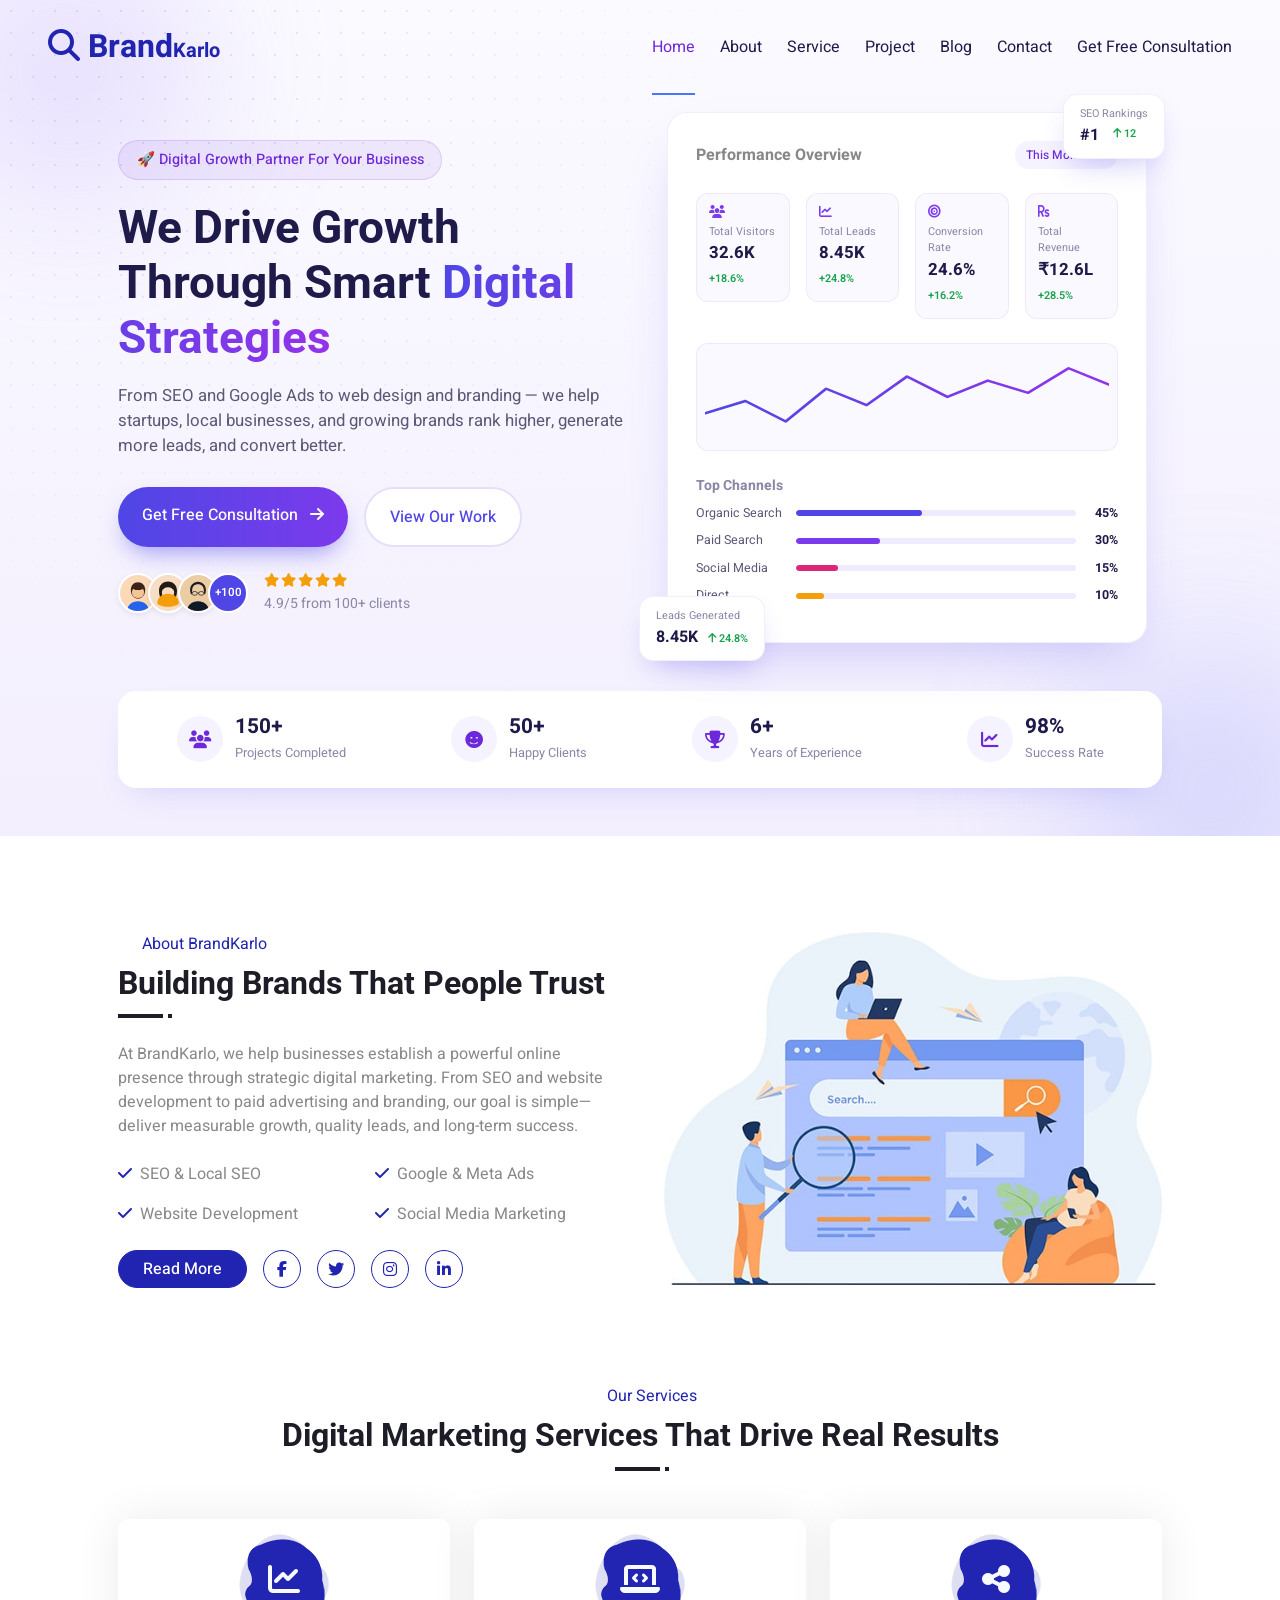
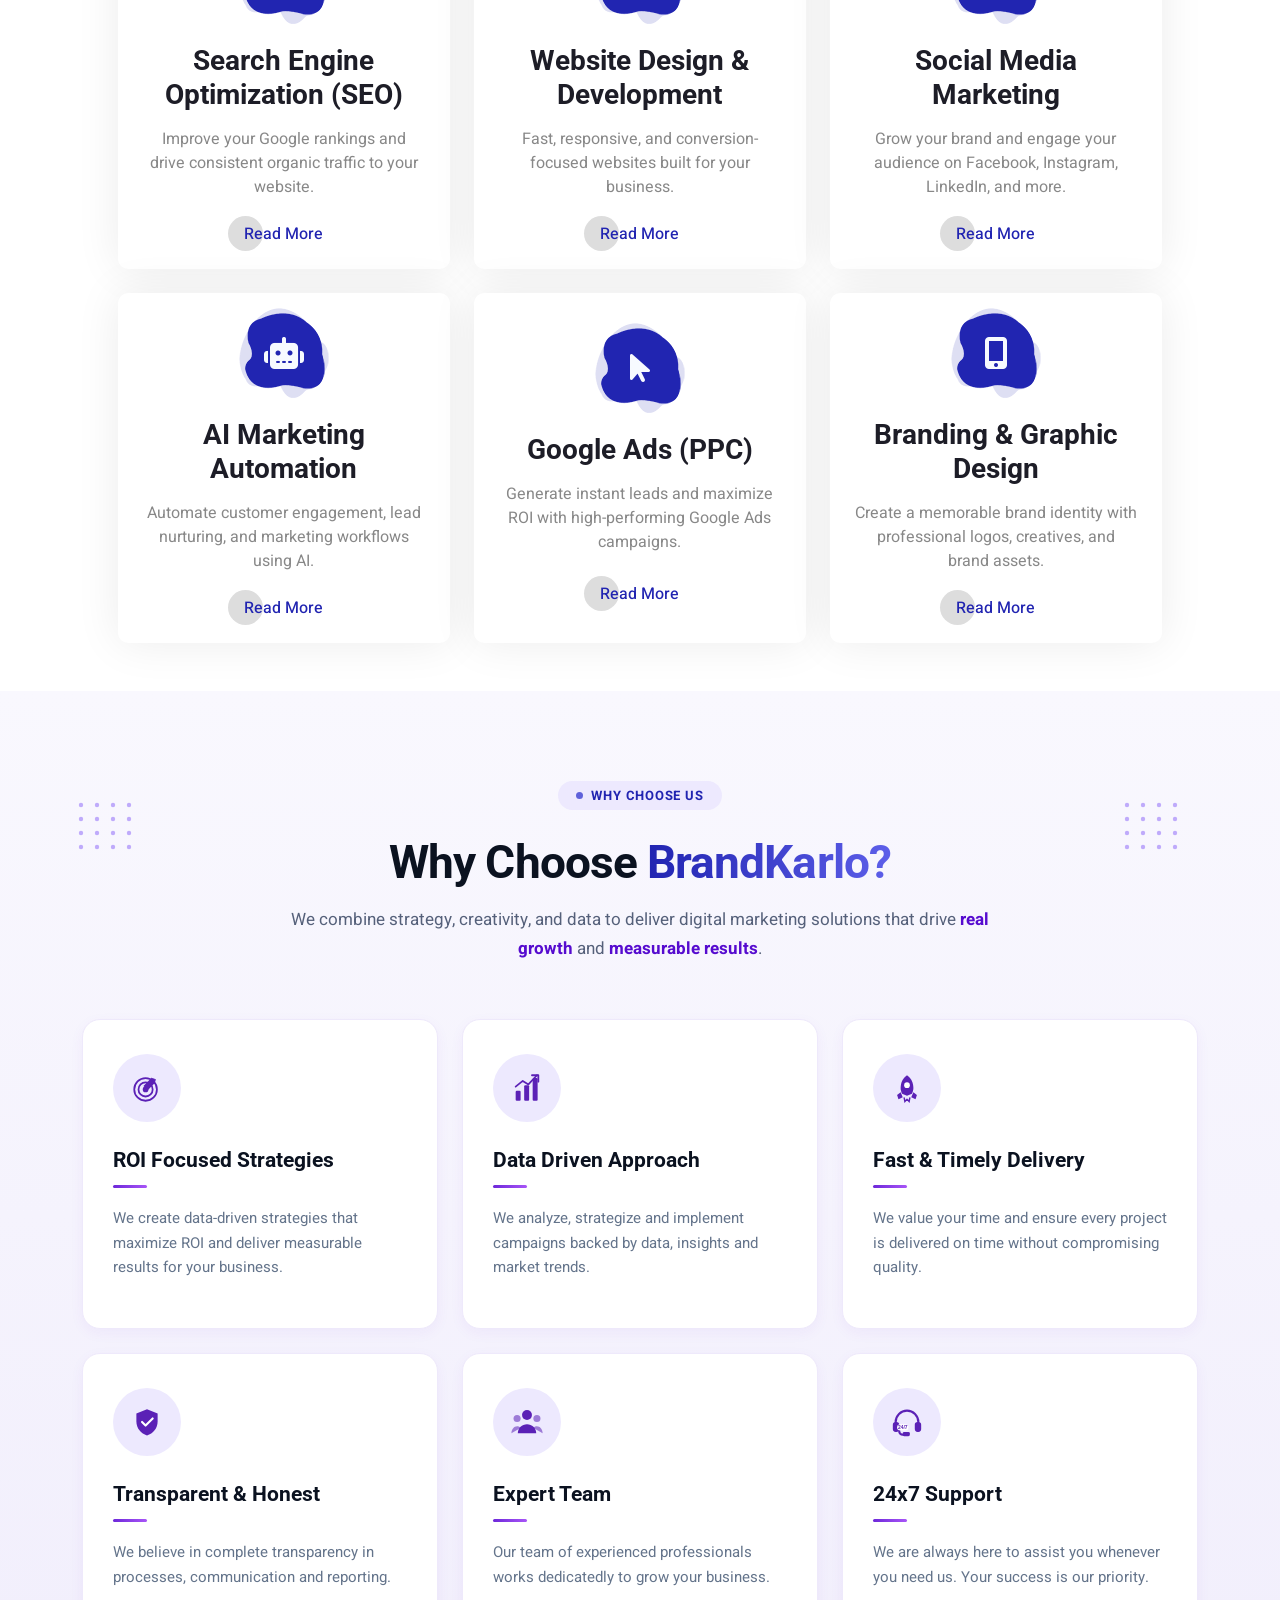
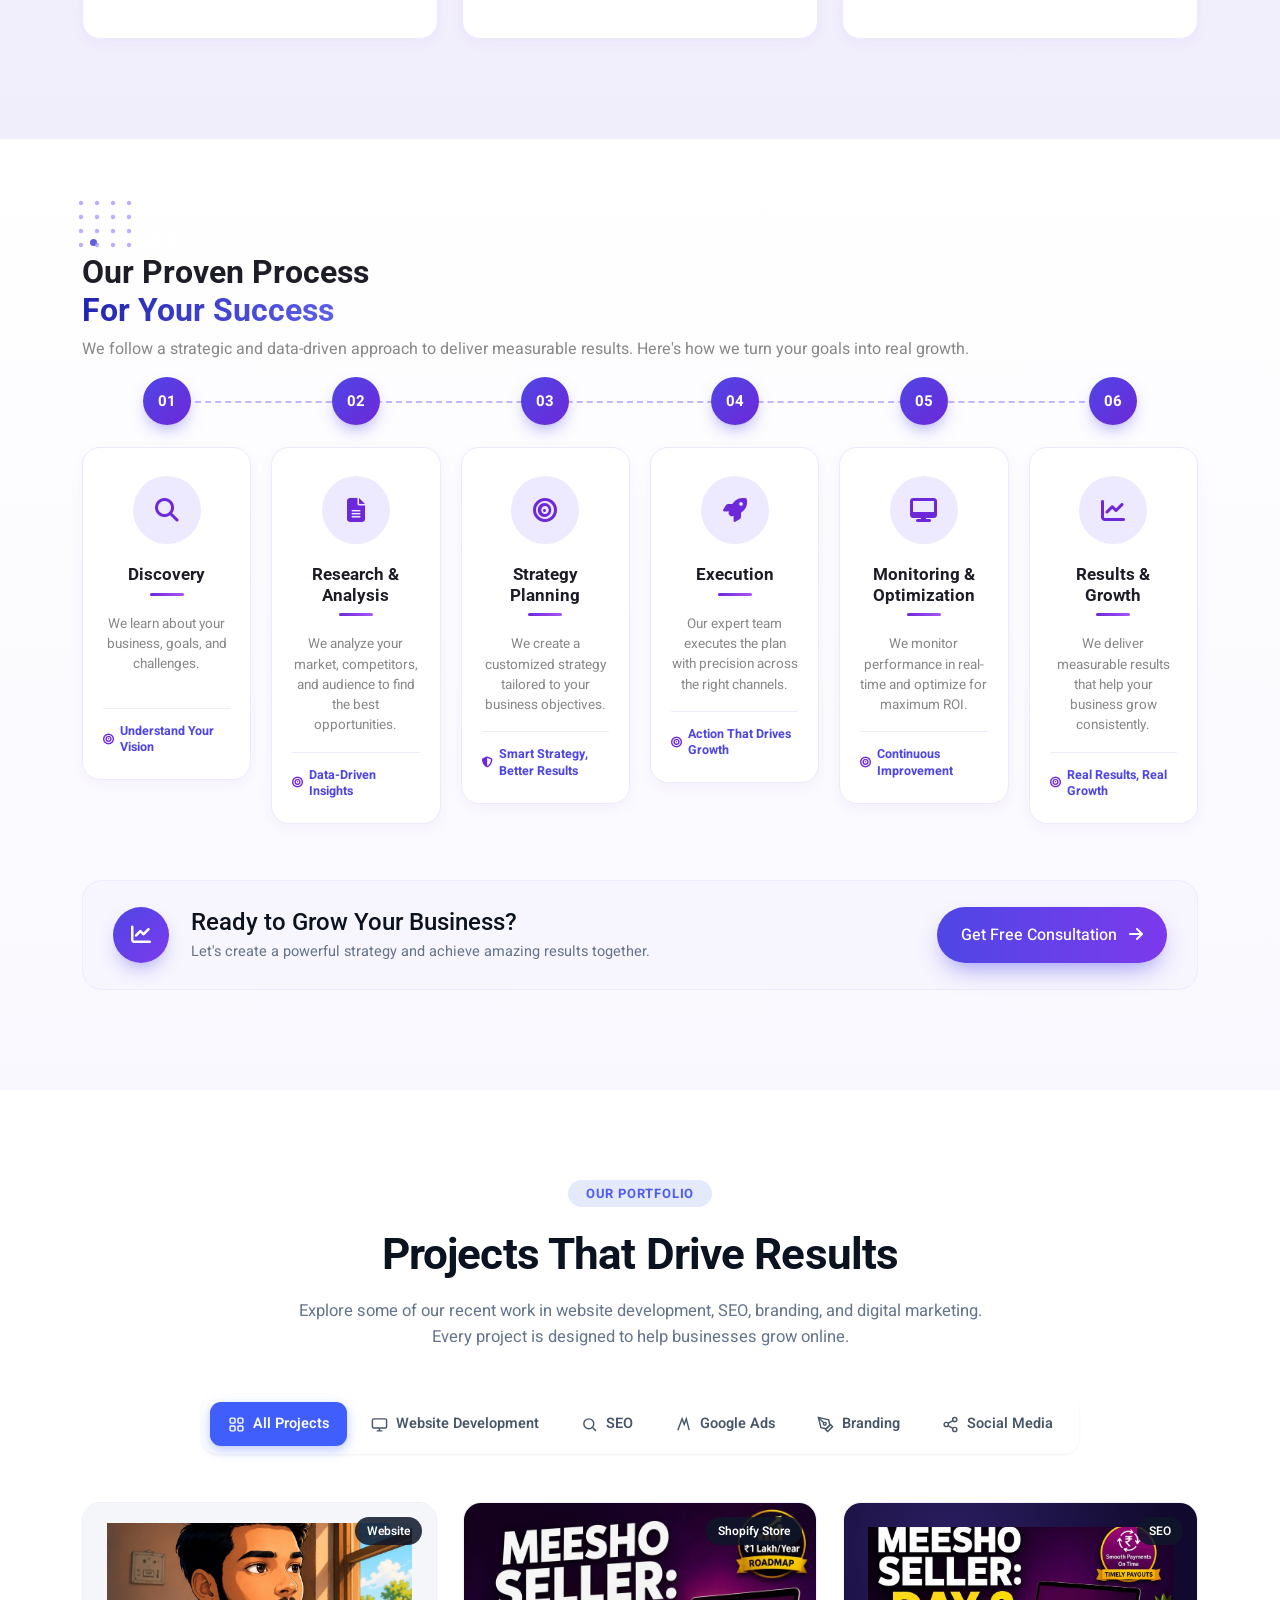
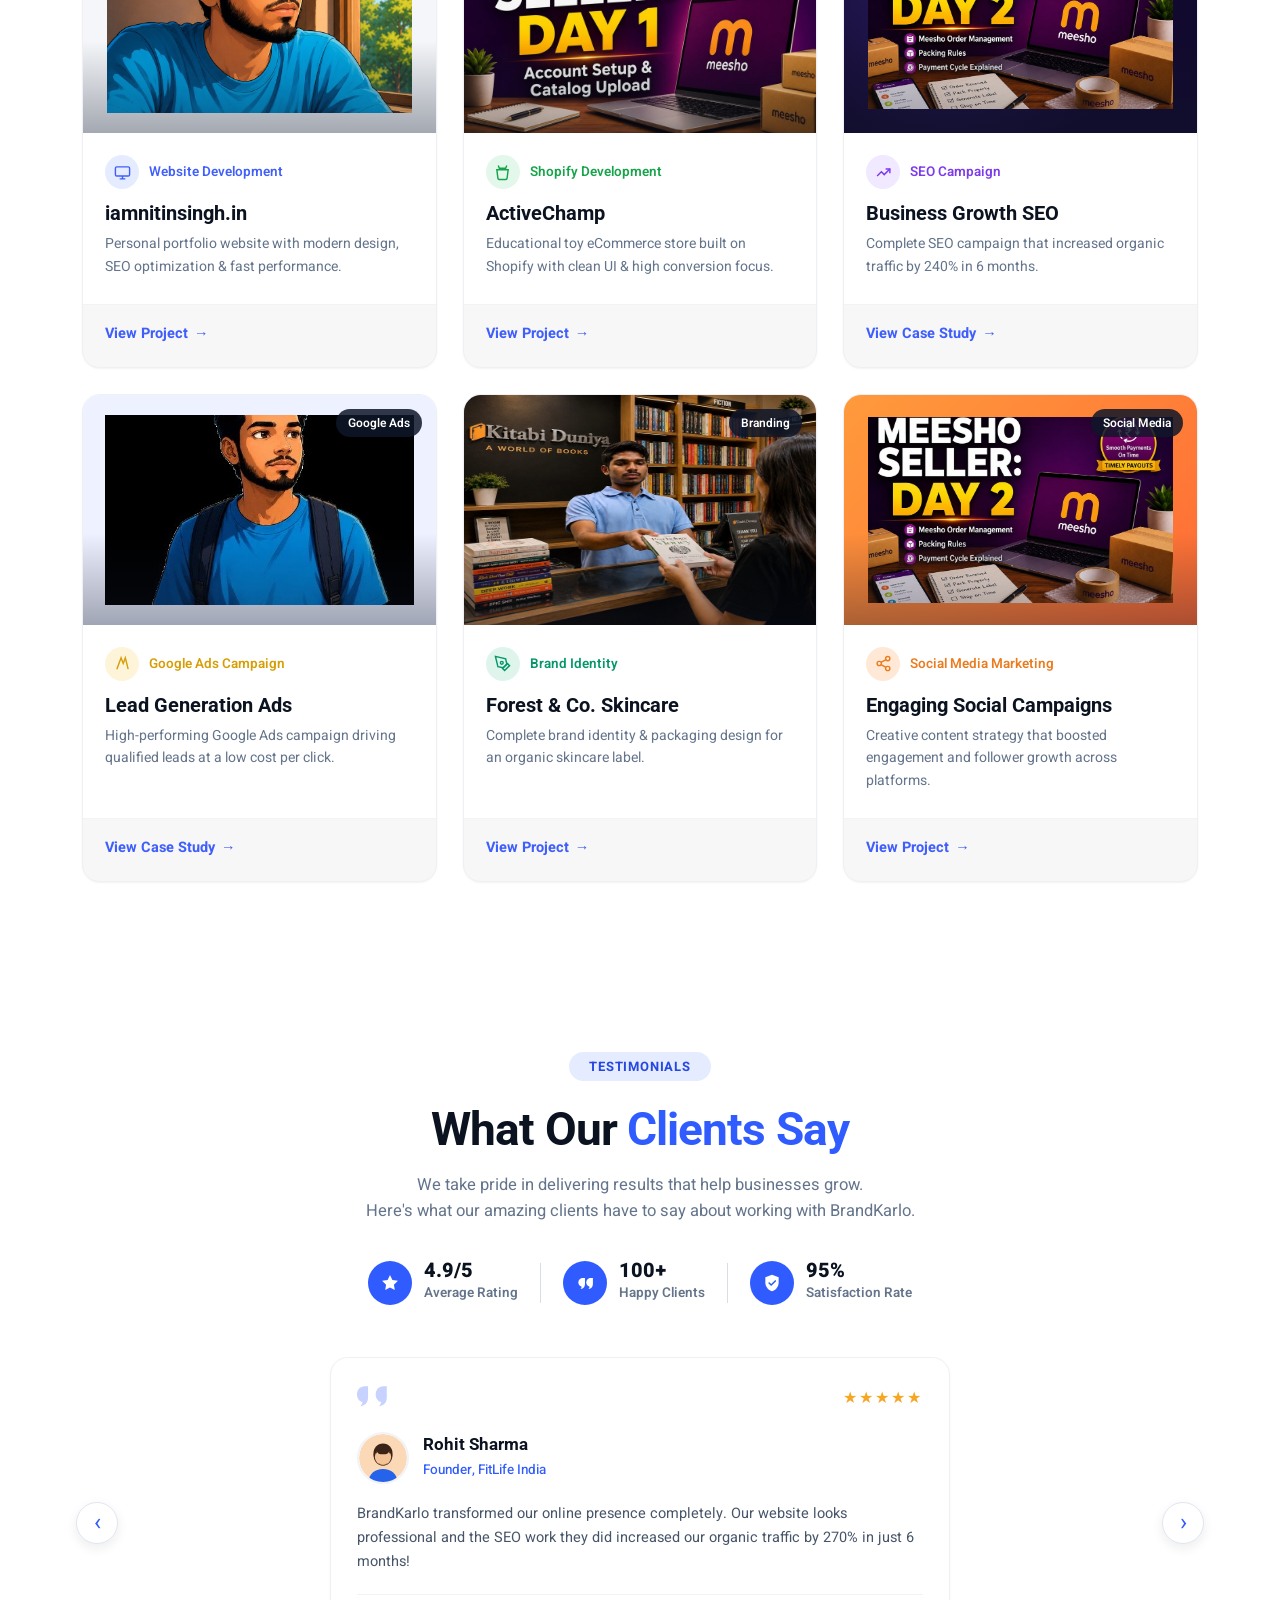
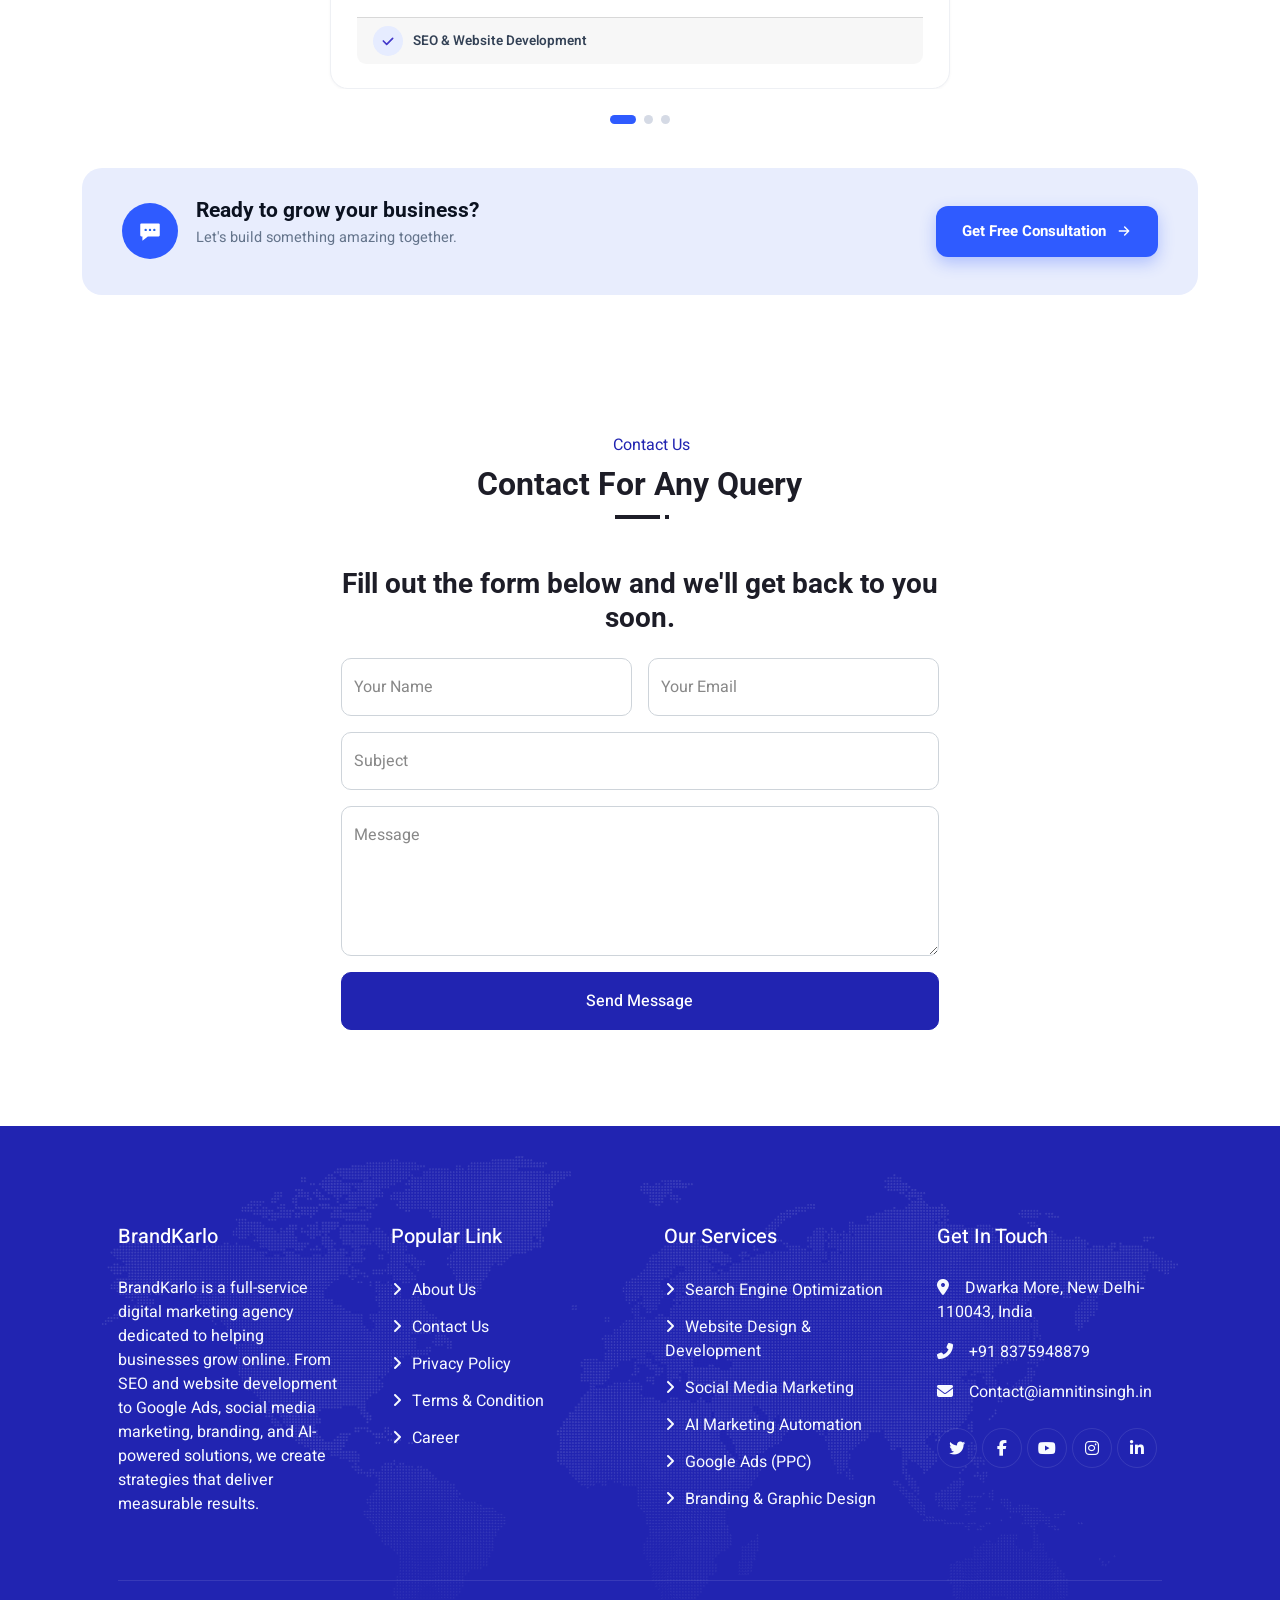
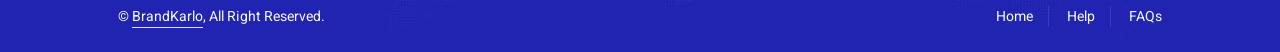
<file: index.html>
<!DOCTYPE html>
<html lang="en">

<head>
    <meta charset="utf-8">
    <title>BrandKarlo | Digital Marketing Agency in India – SEO, Ads & Web Design</title>
    <meta content="width=device-width, initial-scale=1.0" name="viewport">
    <meta name="keywords" content="digital marketing agency India, SEO services, Google Ads agency, social media marketing, website development, BrandKarlo">
    <meta name="description" content="BrandKarlo is India's trusted digital marketing agency helping startups & brands grow with SEO, Google Ads, social media marketing, web development and AI-driven strategies.">
    <meta name="robots" content="index, follow">
    <meta name="author" content="BrandKarlo">
    <link rel="canonical" href="https://brandkarlo.vercel.app/">

    <!-- Open Graph / Facebook -->
    <meta property="og:type" content="website">
    <meta property="og:url" content="https://brandkarlo.vercel.app/">
    <meta property="og:title" content="BrandKarlo | Digital Marketing Agency in India – SEO, Ads & Web Design">
    <meta property="og:description" content="BrandKarlo is India's trusted digital marketing agency helping startups & brands grow with SEO, Google Ads, social media marketing, web development and AI-driven strategies.">
    <meta property="og:image" content="https://brandkarlo.vercel.app/img/hero.png">
    <meta property="og:site_name" content="BrandKarlo">

    <!-- Twitter -->
    <meta name="twitter:card" content="summary_large_image">
    <meta name="twitter:url" content="https://brandkarlo.vercel.app/">
    <meta name="twitter:title" content="BrandKarlo | Digital Marketing Agency in India – SEO, Ads & Web Design">
    <meta name="twitter:description" content="BrandKarlo is India's trusted digital marketing agency helping startups & brands grow with SEO, Google Ads, social media marketing, web development and AI-driven strategies.">
    <meta name="twitter:image" content="https://brandkarlo.vercel.app/img/hero.png">

    <!-- Favicon -->
    <link href="img/favicon.ico" rel="icon">

    <!-- Google Web Fonts -->
    <link rel="preconnect" href="https://fonts.googleapis.com">
    <link rel="preconnect" href="https://fonts.gstatic.com" crossorigin>
    <link href="https://fonts.googleapis.com/css2?family=Heebo:wght@400;500&family=Roboto:wght@400;500;700&display=swap" rel="stylesheet"> 

    <!-- Icon Font Stylesheet -->
    <link href="https://cdnjs.cloudflare.com/ajax/libs/font-awesome/6.5.2/css/all.min.css" rel="stylesheet">
    <link href="https://cdn.jsdelivr.net/npm/bootstrap-icons@1.4.1/font/bootstrap-icons.css" rel="stylesheet">

    <!-- Libraries Stylesheet -->
    <link href="lib/animate/animate.min.css" rel="stylesheet">

    <!-- Customized Bootstrap Stylesheet -->
    <link href="css/bootstrap.min.css" rel="stylesheet">

    <!-- Template Stylesheet -->
    <link href="css/style.css" rel="stylesheet">

    <!-- Structured Data -->
    <script type="application/ld+json">
    {
      "@context": "https://schema.org",
      "@type": "MarketingAgency",
      "name": "BrandKarlo",
      "url": "https://brandkarlo.vercel.app/",
      "image": "https://brandkarlo.vercel.app/img/hero.png",
      "description": "BrandKarlo is India's trusted digital marketing agency helping startups, local businesses and growing brands achieve measurable growth through SEO, Google Ads, social media marketing and website development.",
      "address": {
        "@type": "PostalAddress",
        "streetAddress": "Dwarka More",
        "addressLocality": "New Delhi",
        "postalCode": "110043",
        "addressCountry": "IN"
      },
      "telephone": "+91-8375948879",
      "email": "Contact@iamnitinsingh.in",
      "sameAs": []
    }
    </script>
</head>

<body>
    <div class="container-fluid bg-white p-0">
        <!-- Spinner Start -->
        <div id="spinner" class="show bg-white position-fixed translate-middle w-100 vh-100 top-50 start-50 d-flex align-items-center justify-content-center">
            <div class="spinner-grow text-primary" style="width: 3rem; height: 3rem;" role="status">
                <span class="sr-only">Loading...</span>
            </div>
        </div>
        <!-- Spinner End -->


        <!-- Navbar & Hero Start -->
        <div class="container-fluid position-relative p-0">
            <nav class="navbar navbar-expand-lg navbar-light bk-navbar px-4 px-lg-5 py-3 py-lg-0">
                <a href="index.html" class="navbar-brand p-0">
                    <p class="navbar-logo m-0"><i class="fa fa-search me-2" aria-hidden="true"></i>Brand<span class="fs-5">Karlo</span></p>
                </a>
                <button class="navbar-toggler" type="button" data-bs-toggle="collapse" data-bs-target="#navbarCollapse" aria-controls="navbarCollapse" aria-expanded="false" aria-label="Toggle navigation">
                    <span class="fa fa-bars"></span>
                </button>
                <div class="collapse navbar-collapse" id="navbarCollapse">
                    <div class="navbar-nav ms-auto py-0">
                        <a href="index.html" class="nav-item nav-link active">Home</a>
                        <a href="about.html" class="nav-item nav-link">About</a>
                        <a href="service.html" class="nav-item nav-link">Service</a>
                        <a href="project.html" class="nav-item nav-link">Project</a>
                        <a href="blog.html" class="nav-item nav-link">Blog</a>
                        <a href="contact.html" class="nav-item nav-link">Contact</a>
                        <a href="Get-Free-Consultation.html" class="nav-item nav-link">Get Free Consultation</a>
                    </div>
                    </div>
            </nav>

            <section class="bk-hero mb-5">
                <div class="bk-hero-blob bk-hero-blob-1"></div>
                <div class="bk-hero-blob bk-hero-blob-2"></div>
                <div class="bk-hero-dots"></div>
                <div class="container px-lg-5 py-5">
                    <div class="row align-items-center gy-5 py-4">
                        <div class="col-lg-6 text-center text-lg-start animated fadeIn">
                            <span class="bk-badge">🚀 Digital Growth Partner For Your Business</span>
                            <h1 class="bk-hero-title">We Drive Growth Through Smart <span class="bk-gradient-text">Digital Strategies</span></h1>
                            <p class="bk-hero-sub">From SEO and Google Ads to web design and branding — we help startups, local businesses, and growing brands rank higher, generate more leads, and convert better.</p>
                            <div class="d-flex flex-wrap justify-content-center justify-content-lg-start gap-3 mb-4">
                                <a href="/Get-Free-Consultation.html" class="btn bk-btn-gradient rounded-pill px-4 py-3">Get Free Consultation <i class="fa fa-arrow-right ms-2"></i></a>
                                <a href="service.html" class="btn bk-btn-outline rounded-pill px-4 py-3">View Our Work</a>
                            </div>
                            <div class="d-flex align-items-center justify-content-center justify-content-lg-start gap-3 flex-wrap">
                                <div class="bk-avatar-group">
                                    <img src="img/avatar-1.svg" alt="Happy BrandKarlo client">
                                    <img src="img/avatar-2.svg" alt="Happy BrandKarlo client">
                                    <img src="img/avatar-3.svg" alt="Happy BrandKarlo client">
                                    <span class="bk-avatar-more">+100</span>
                                </div>
                                <div class="text-start">
                                    <div class="bk-stars"><i class="fa fa-star"></i><i class="fa fa-star"></i><i class="fa fa-star"></i><i class="fa fa-star"></i><i class="fa fa-star"></i></div>
                                    <small class="bk-muted">4.9/5 from 100+ clients</small>
                                </div>
                            </div>
                        </div>
                        <div class="col-lg-6 animated fadeIn" data-wow-delay="0.2s">
                            <div class="bk-dashboard-wrap">
                                <div class="bk-dashboard-card">
                                    <div class="d-flex align-items-center justify-content-between mb-4">
                                        <p class="mb-0 fw-bold">Performance Overview</p>
                                        <span class="bk-chip">This Month <i class="fa fa-chevron-down ms-1"></i></span>
                                    </div>
                                    <div class="row g-3 mb-4">
                                        <div class="col-6 col-md-3">
                                            <div class="bk-metric">
                                                <i class="fa fa-users"></i>
                                                <small class="bk-muted d-block">Total Visitors</small>
                                                <strong>32.6K</strong>
                                                <span class="bk-up">+18.6%</span>
                                            </div>
                                        </div>
                                        <div class="col-6 col-md-3">
                                            <div class="bk-metric">
                                                <i class="fa fa-chart-line"></i>
                                                <small class="bk-muted d-block">Total Leads</small>
                                                <strong>8.45K</strong>
                                                <span class="bk-up">+24.8%</span>
                                            </div>
                                        </div>
                                        <div class="col-6 col-md-3">
                                            <div class="bk-metric">
                                                <i class="fa fa-bullseye"></i>
                                                <small class="bk-muted d-block">Conversion Rate</small>
                                                <strong>24.6%</strong>
                                                <span class="bk-up">+16.2%</span>
                                            </div>
                                        </div>
                                        <div class="col-6 col-md-3">
                                            <div class="bk-metric">
                                                <i class="fa fa-rupee-sign"></i>
                                                <small class="bk-muted d-block">Total Revenue</small>
                                                <strong>₹12.6L</strong>
                                                <span class="bk-up">+28.5%</span>
                                            </div>
                                        </div>
                                    </div>
                                    <div class="bk-chart-area mb-4">
                                        <svg viewBox="0 0 400 110" preserveAspectRatio="none" class="bk-chart-svg">
                                            <polyline fill="none" stroke="url(#bkGrad)" stroke-width="3" stroke-linecap="round" stroke-linejoin="round"
                                                points="0,70 40,55 80,80 120,40 160,60 200,25 240,50 280,30 320,45 360,15 400,35"></polyline>
                                            <defs>
                                                <linearGradient id="bkGrad" x1="0" y1="0" x2="1" y2="0">
                                                    <stop offset="0%" stop-color="#4F46E5"></stop>
                                                    <stop offset="100%" stop-color="#9333EA"></stop>
                                                </linearGradient>
                                            </defs>
                                        </svg>
                                    </div>
                                    <div class="bk-channels">
                                        <small class="bk-muted d-block mb-2 fw-bold">Top Channels</small>
                                        <div class="bk-channel-row"><span>Organic Search</span><div class="bk-bar"><div style="width:45%;background:#4F46E5"></div></div><b>45%</b></div>
                                        <div class="bk-channel-row"><span>Paid Search</span><div class="bk-bar"><div style="width:30%;background:#7C3AED"></div></div><b>30%</b></div>
                                        <div class="bk-channel-row"><span>Social Media</span><div class="bk-bar"><div style="width:15%;background:#DB2777"></div></div><b>15%</b></div>
                                        <div class="bk-channel-row"><span>Direct</span><div class="bk-bar"><div style="width:10%;background:#F59E0B"></div></div><b>10%</b></div>
                                    </div>
                                </div>
                                <div class="bk-float-card bk-float-seo d-none d-lg-block">
                                    <small class="bk-muted">SEO Rankings</small>
                                    <div class="d-flex align-items-center gap-2">
                                        <strong>#1</strong>
                                        <span class="bk-up"><i class="fa fa-arrow-up"></i> 12</span>
                                    </div>
                                </div>
                                <div class="bk-float-card bk-float-leads d-none d-lg-block">
                                    <small class="bk-muted">Leads Generated</small>
                                    <strong>8.45K</strong>
                                    <span class="bk-up"><i class="fa fa-arrow-up"></i> 24.8%</span>
                                </div>
                            </div>
                        </div>
                    </div>

                    <div class="bk-stats-strip mt-4">
                        <div class="bk-stat-item">
                            <i class="fa fa-users"></i>
                            <div><strong>150+</strong><small>Projects Completed</small></div>
                        </div>
                        <div class="bk-stat-item">
                            <i class="fa fa-smile"></i>
                            <div><strong>50+</strong><small>Happy Clients</small></div>
                        </div>
                        <div class="bk-stat-item">
                            <i class="fa fa-trophy"></i>
                            <div><strong>6+</strong><small>Years of Experience</small></div>
                        </div>
                        <div class="bk-stat-item">
                            <i class="fa fa-chart-line"></i>
                            <div><strong>98%</strong><small>Success Rate</small></div>
                        </div>
                    </div>
                </div>
            </section>
        </div>
        <!-- Navbar & Hero End -->


        <!-- About Start -->
        <div class="container-fluid py-5">
            <div class="container px-lg-5">
                <div class="row g-5">
                    <div class="col-lg-6 wow fadeInUp" data-wow-delay="0.1s">
                        <div class="section-title position-relative mb-4 pb-2">
                            <span class="section-kicker position-relative text-primary ps-4">About BrandKarlo</span>
                            <h2 class="mt-2">Building Brands That People Trust</h2>
                        </div>
                        <p class="mb-4">At BrandKarlo, we help businesses establish a powerful online presence through strategic digital marketing. From SEO and website development to paid advertising and branding, our goal is simple—deliver measurable growth, quality leads, and long-term success.</p>
                        <div class="row g-3">
                            <div class="col-sm-6">
                                <p class="mb-3 fw-semibold"><i class="fa fa-check text-primary me-2"></i>SEO & Local SEO</p>
                                <p class="mb-0 fw-semibold"><i class="fa fa-check text-primary me-2"></i>Website Development</p>
                            </div>
                            <div class="col-sm-6">
                                <p class="mb-3 fw-semibold"><i class="fa fa-check text-primary me-2"></i>Google & Meta Ads</p>
                                <p class="mb-0 fw-semibold"><i class="fa fa-check text-primary me-2"></i>Social Media Marketing</p>
                            </div>
                        </div>
                        <div class="d-flex align-items-center mt-4">
                            <a class="btn btn-primary rounded-pill px-4 me-3" href="./about.html">Read More</a>
                            <a class="btn btn-outline-primary btn-square me-3" href="https://facebook.com/brandkarlo" target="_blank" rel="noopener noreferrer" aria-label="BrandKarlo on Facebook"><i class="fab fa-facebook-f"></i></a>
                            <a class="btn btn-outline-primary btn-square me-3" href="https://twitter.com/brandkarlo" target="_blank" rel="noopener noreferrer" aria-label="BrandKarlo on Twitter"><i class="fab fa-twitter"></i></a>
                            <a class="btn btn-outline-primary btn-square me-3" href="https://instagram.com/brandkarlo" target="_blank" rel="noopener noreferrer" aria-label="BrandKarlo on Instagram"><i class="fab fa-instagram"></i></a>
                            <a class="btn btn-outline-primary btn-square" href="https://linkedin.com/company/brandkarlo" target="_blank" rel="noopener noreferrer" aria-label="BrandKarlo on LinkedIn"><i class="fab fa-linkedin-in"></i></a>
                        </div>
                    </div>
                    <div class="col-lg-6">
                        <img class="img-fluid wow zoomIn" data-wow-delay="0.5s" src="img/about.jpg" alt="BrandKarlo team working on a digital marketing strategy" width="600" height="425" loading="lazy" decoding="async">
                    </div>
                </div>
            </div>
        </div>
        <!-- About End -->


        <!-- Service Start -->
        <div class="container-fluid py-5">
            <div class="container px-lg-5">
                <div class="section-title position-relative text-center mb-5 pb-2 wow fadeInUp" data-wow-delay="0.1s">
                    <span class="section-kicker position-relative d-inline text-primary ps-4">Our Services</span>
                    <h2 class="mt-2">Digital Marketing Services That Drive Real Results</h2>
                </div>
                <div class="row g-4">
                    <div class="col-lg-4 col-md-6 wow zoomIn" data-wow-delay="0.1s">
                        <div class="service-item d-flex flex-column justify-content-center text-center rounded">
                            <div class="service-icon flex-shrink-0">
                                <i class="fa fa-chart-line fa-2x"></i>
                            </div>
                            <h3 class="mb-3">Search Engine Optimization (SEO)</h3>
                            <p>Improve your Google rankings and drive consistent organic traffic to your website.</p>
                            <a class="btn px-3 mt-auto mx-auto" href="service.html">Read More</a>
                        </div>
                    </div>
                    <div class="col-lg-4 col-md-6 wow zoomIn" data-wow-delay="0.3s">
                        <div class="service-item d-flex flex-column justify-content-center text-center rounded">
                            <div class="service-icon flex-shrink-0">
                                <i class="fa fa-laptop-code fa-2x"></i>
                            </div>
                            <h3 class="mb-3">Website Design & Development</h3>
                            <p>Fast, responsive, and conversion-focused websites built for your business.</p>
                            <a class="btn px-3 mt-auto mx-auto" href="service.html">Read More</a>
                        </div>
                    </div>
                    <div class="col-lg-4 col-md-6 wow zoomIn" data-wow-delay="0.6s">
                        <div class="service-item d-flex flex-column justify-content-center text-center rounded">
                            <div class="service-icon flex-shrink-0">
                                <i class="fa fa-share-alt fa-2x"></i>
                            </div>
                            <h3 class="mb-3">Social Media Marketing</h3>
                            <p>Grow your brand and engage your audience on Facebook, Instagram, LinkedIn, and more.</p>
                            <a class="btn px-3 mt-auto mx-auto" href="service.html">Read More</a>
                        </div>
                    </div>
                    <div class="col-lg-4 col-md-6 wow zoomIn" data-wow-delay="0.1s">
                        <div class="service-item d-flex flex-column justify-content-center text-center rounded">
                            <div class="service-icon flex-shrink-0">
                                <i class="fas fa-robot fa-2x"></i>
                            </div>
                            <h3 class="mb-3">AI Marketing Automation</h3>
                            <p>Automate customer engagement, lead nurturing, and marketing workflows using AI.</p>
                            <a class="btn px-3 mt-auto mx-auto" href="service.html">Read More</a>
                        </div>
                    </div>
                    <div class="col-lg-4 col-md-6 wow zoomIn" data-wow-delay="0.3s">
                        <div class="service-item d-flex flex-column justify-content-center text-center rounded">
                            <div class="service-icon flex-shrink-0">
                                <i class="fa fa-mouse-pointer fa-2x"></i>
                            </div>
                            <h3 class="mb-3">Google Ads (PPC)</h3>
                            <p>Generate instant leads and maximize ROI with high-performing Google Ads campaigns.</p>
                            <a class="btn px-3 mt-auto mx-auto" href="service.html">Read More</a>
                        </div>
                    </div>
                    <div class="col-lg-4 col-md-6 wow zoomIn" data-wow-delay="0.6s">
                        <div class="service-item d-flex flex-column justify-content-center text-center rounded">
                            <div class="service-icon flex-shrink-0">
                                <i class="fa fa-mobile-alt fa-2x"></i>
                            </div>
                            <h3 class="mb-3">Branding & Graphic Design</h3>
                            <p>Create a memorable brand identity with professional logos, creatives, and brand assets.</p>
                            <a class="btn px-3 mt-auto mx-auto" href="service.html">Read More</a>
                        </div>
                    </div>
                </div>
            </div>
        </div>
        <!-- Service End -->






        <!-- Start Why -->
         
<section class="why-choose">

  <!-- decorative dot grids -->
  <div class="dots dots-left">
    <svg viewBox="0 0 80 60" width="80" height="60">
      <g fill="#a78bfa">
        <circle cx="4" cy="4" r="2.2"/><circle cx="20" cy="4" r="2.2"/><circle cx="36" cy="4" r="2.2"/><circle cx="52" cy="4" r="2.2"/>
        <circle cx="4" cy="18" r="2.2"/><circle cx="20" cy="18" r="2.2"/><circle cx="36" cy="18" r="2.2"/><circle cx="52" cy="18" r="2.2"/>
        <circle cx="4" cy="32" r="2.2"/><circle cx="20" cy="32" r="2.2"/><circle cx="36" cy="32" r="2.2"/><circle cx="52" cy="32" r="2.2"/>
        <circle cx="4" cy="46" r="2.2"/><circle cx="20" cy="46" r="2.2"/><circle cx="36" cy="46" r="2.2"/><circle cx="52" cy="46" r="2.2"/>
      </g>
    </svg>
  </div>
  <div class="dots dots-right">
    <svg viewBox="0 0 80 60" width="80" height="60">
      <g fill="#a78bfa">
        <circle cx="4" cy="4" r="2.2"/><circle cx="20" cy="4" r="2.2"/><circle cx="36" cy="4" r="2.2"/><circle cx="52" cy="4" r="2.2"/>
        <circle cx="4" cy="18" r="2.2"/><circle cx="20" cy="18" r="2.2"/><circle cx="36" cy="18" r="2.2"/><circle cx="52" cy="18" r="2.2"/>
        <circle cx="4" cy="32" r="2.2"/><circle cx="20" cy="32" r="2.2"/><circle cx="36" cy="32" r="2.2"/><circle cx="52" cy="32" r="2.2"/>
        <circle cx="4" cy="46" r="2.2"/><circle cx="20" cy="46" r="2.2"/><circle cx="36" cy="46" r="2.2"/><circle cx="52" cy="46" r="2.2"/>
      </g>
    </svg>
  </div>

  <div class="container">

    <!-- Header -->
    <div class="section-header">
      <span class="badge"><span class="badge-dot"></span>WHY CHOOSE US</span>
      <h2 class="title">Why Choose <span class="gradient-text">BrandKarlo?</span></h2>
      <p class="subtitle">
        We combine strategy, creativity, and data to deliver digital marketing
        solutions that drive <b>real growth</b> and <b>measurable results</b>.
      </p>
    </div>

    <!-- Cards Grid -->
    <div class="cards-grid">

      <div class="feature-card">
        <div class="icon-circle">
          <img src="img/roi-target.svg" alt="ROI focused strategies icon">
        </div>
        <h3 class="card-title">ROI Focused Strategies</h3>
        <span class="underline"></span>
        <p class="card-desc">We create data-driven strategies that maximize ROI and deliver measurable results for your business.</p>
      </div>

      <div class="feature-card">
        <div class="icon-circle">
          <img src="img/data-chart.svg" alt="Data driven approach icon">
        </div>
        <h3 class="card-title">Data Driven Approach</h3>
        <span class="underline"></span>
        <p class="card-desc">We analyze, strategize and implement campaigns backed by data, insights and market trends.</p>
      </div>

      <div class="feature-card">
        <div class="icon-circle">
          <img src="img/rocket.svg" alt="Fast and timely delivery icon">
        </div>
        <h3 class="card-title">Fast &amp; Timely Delivery</h3>
        <span class="underline"></span>
        <p class="card-desc">We value your time and ensure every project is delivered on time without compromising quality.</p>
      </div>

      <div class="feature-card">
        <div class="icon-circle">
          <img src="img/shield-check.svg" alt="Transparent and honest icon">
        </div>
        <h3 class="card-title">Transparent &amp; Honest</h3>
        <span class="underline"></span>
        <p class="card-desc">We believe in complete transparency in processes, communication and reporting.</p>
      </div>

      <div class="feature-card">
        <div class="icon-circle">
          <img src="img/expert-team.svg" alt="Expert team icon">
        </div>
        <h3 class="card-title">Expert Team</h3>
        <span class="underline"></span>
        <p class="card-desc">Our team of experienced professionals works dedicatedly to grow your business.</p>
      </div>

      <div class="feature-card">
        <div class="icon-circle">
          <img src="img/support-headset.svg" alt="24x7 support icon">
        </div>
        <h3 class="card-title">24x7 Support</h3>
        <span class="underline"></span>
        <p class="card-desc">We are always here to assist you whenever you need us. Your success is our priority.</p>
      </div>

    </div>

  </div>
</section>

        <!-- end why -->


        <!-- Start Process -->
<section class="our-process">

  <!-- decorative dot grid -->
  <div class="dots dots-left">
    <svg viewBox="0 0 80 60" width="80" height="60">
      <g fill="#a78bfa">
        <circle cx="4" cy="4" r="2.2"/><circle cx="20" cy="4" r="2.2"/><circle cx="36" cy="4" r="2.2"/><circle cx="52" cy="4" r="2.2"/>
        <circle cx="4" cy="18" r="2.2"/><circle cx="20" cy="18" r="2.2"/><circle cx="36" cy="18" r="2.2"/><circle cx="52" cy="18" r="2.2"/>
        <circle cx="4" cy="32" r="2.2"/><circle cx="20" cy="32" r="2.2"/><circle cx="36" cy="32" r="2.2"/><circle cx="52" cy="32" r="2.2"/>
        <circle cx="4" cy="46" r="2.2"/><circle cx="20" cy="46" r="2.2"/><circle cx="36" cy="46" r="2.2"/><circle cx="52" cy="46" r="2.2"/>
      </g>
    </svg>
  </div>

  <div class="container">

    <!-- Header -->
    <div class="section-header">
      <span class="badge"><span class="badge-dot"></span>OUR PROCESS</span>
      <h2 class="title">Our Proven Process<br><span class="gradient-text">For Your Success</span></h2>
      <p class="subtitle">
        We follow a strategic and data-driven approach to deliver measurable results.
        Here's how we turn your goals into real growth.
      </p>
    </div>

    <!-- Steps -->
    <div class="process-track">
      <span class="process-line"></span>

      <div class="process-step">
        <span class="step-number">01</span>
        <div class="process-card">
          <div class="icon-circle"><i class="fa fa-search"></i></div>
          <h3 class="card-title">Discovery</h3>
          <span class="underline"></span>
          <p class="card-desc">We learn about your business, goals, and challenges.</p>
          <div class="process-highlight"><i class="fa fa-bullseye"></i> Understand Your Vision</div>
        </div>
      </div>

      <div class="process-step">
        <span class="step-number">02</span>
        <div class="process-card">
          <div class="icon-circle"><i class="fa fa-file-alt"></i></div>
          <h3 class="card-title">Research &amp; Analysis</h3>
          <span class="underline"></span>
          <p class="card-desc">We analyze your market, competitors, and audience to find the best opportunities.</p>
          <div class="process-highlight"><i class="fa fa-bullseye"></i> Data-Driven Insights</div>
        </div>
      </div>

      <div class="process-step">
        <span class="step-number">03</span>
        <div class="process-card">
          <div class="icon-circle"><i class="fa fa-bullseye"></i></div>
          <h3 class="card-title">Strategy Planning</h3>
          <span class="underline"></span>
          <p class="card-desc">We create a customized strategy tailored to your business objectives.</p>
          <div class="process-highlight"><i class="fa fa-shield-alt"></i> Smart Strategy, Better Results</div>
        </div>
      </div>

      <div class="process-step">
        <span class="step-number">04</span>
        <div class="process-card">
          <div class="icon-circle"><i class="fa fa-rocket"></i></div>
          <h3 class="card-title">Execution</h3>
          <span class="underline"></span>
          <p class="card-desc">Our expert team executes the plan with precision across the right channels.</p>
          <div class="process-highlight"><i class="fa fa-bullseye"></i> Action That Drives Growth</div>
        </div>
      </div>

      <div class="process-step">
        <span class="step-number">05</span>
        <div class="process-card">
          <div class="icon-circle"><i class="fa fa-desktop"></i></div>
          <h3 class="card-title">Monitoring &amp; Optimization</h3>
          <span class="underline"></span>
          <p class="card-desc">We monitor performance in real-time and optimize for maximum ROI.</p>
          <div class="process-highlight"><i class="fa fa-bullseye"></i> Continuous Improvement</div>
        </div>
      </div>

      <div class="process-step">
        <span class="step-number">06</span>
        <div class="process-card">
          <div class="icon-circle"><i class="fa fa-chart-line"></i></div>
          <h3 class="card-title">Results &amp; Growth</h3>
          <span class="underline"></span>
          <p class="card-desc">We deliver measurable results that help your business grow consistently.</p>
          <div class="process-highlight"><i class="fa fa-bullseye"></i> Real Results, Real Growth</div>
        </div>
      </div>
    </div>

    <!-- CTA Banner -->
    <div class="process-cta">
      <div class="process-cta-icon"><i class="fa fa-chart-line"></i></div>
      <div class="process-cta-text">
        <h4>Ready to Grow Your Business?</h4>
        <p>Let's create a powerful strategy and achieve amazing results together.</p>
      </div>
      <a href="/Get-Free-Consultation.html" class="btn bk-btn-gradient rounded-pill px-4 py-3 process-cta-btn">Get Free Consultation <i class="fa fa-arrow-right ms-2"></i></a>
    </div>

  </div>
</section>
        <!-- end process -->






        <!-- portfolio  -->
         
        
<section class="portfolio">
  <div class="container">

    <!-- Header -->
    <div class="portfolio-header">
      <span class="badge">OUR PORTFOLIO</span>
      <h2 class="title">Projects That Drive Results</h2>
      <p class="subtitle">
        Explore some of our recent work in website development, SEO, branding,
        and digital marketing. Every project is designed to help businesses grow online.
      </p>
    </div>

    <!-- Filter Tabs -->
    <div class="filters">
      <button class="filter-btn active" data-filter="all">
        <img class="icon" src="img/filter-all.svg" alt="All Projects icon">
        All Projects
      </button>
      <button class="filter-btn" data-filter="website">
        <img class="icon" src="img/filter-website.svg" alt="Website Development icon">
        Website Development
      </button>
      <button class="filter-btn" data-filter="seo">
        <img class="icon" src="img/filter-seo.svg" alt="SEO icon">
        SEO
      </button>
      <button class="filter-btn" data-filter="ads">
        <img class="icon" src="img/filter-ads.svg" alt="Google Ads icon">
        Google Ads
      </button>
      <button class="filter-btn" data-filter="branding">
        <img class="icon" src="img/filter-branding.svg" alt="Branding icon">
        Branding
      </button>
      <button class="filter-btn" data-filter="social">
        <img class="icon" src="img/filter-social.svg" alt="Social Media icon">
        Social Media
      </button>
    </div>

    <!-- Projects Grid -->
    <div class="projects-grid">

      <!-- Card 1: Website -->
      <article class="card" data-category="website">
        <div class="card-preview preview-website has-img">
          <span class="tag">Website</span>
          <img class="project-img" src="img/projects/project-4.jpg" alt="iamnitinsingh.in portfolio website project" width="900" height="900" loading="lazy" decoding="async">
        </div>
        <div class="card-body">
          <div class="card-meta">
            <span class="meta-icon meta-blue">
              <img src="img/meta-website.svg" alt="Website icon">
            </span>
            <span class="meta-label meta-label-blue">Website Development</span>
          </div>
          <h3 class="card-title">iamnitinsingh.in</h3>
          <p class="card-desc">Personal portfolio website with modern design, SEO optimization &amp; fast performance.</p>
        </div>
        <div class="card-footer">
          <a href="project.html#iamnitinsingh-portfolio" class="view-link">View Project <span class="arrow">→</span></a>
        </div>
      </article>

      <!-- Card 2: Shopify -->
      <article class="card" data-category="website">
        <div class="card-preview preview-shopify has-img">
          <span class="tag">Shopify Store</span>
          <img class="project-img" src="img/projects/project-1.jpg" alt="ActiveChamp Shopify store project" width="900" height="600" loading="lazy" decoding="async">
        </div>
        <div class="card-body">
          <div class="card-meta">
            <span class="meta-icon meta-green">
              <img src="img/meta-shopify.svg" alt="Shopify icon">
            </span>
            <span class="meta-label meta-label-green">Shopify Development</span>
          </div>
          <h3 class="card-title">ActiveChamp</h3>
          <p class="card-desc">Educational toy eCommerce store built on Shopify with clean UI &amp; high conversion focus.</p>
        </div>
        <div class="card-footer">
          <a href="project.html#activechamp-shopify" class="view-link">View Project <span class="arrow">→</span></a>
        </div>
      </article>

      <!-- Card 3: SEO -->
      <article class="card" data-category="seo">
        <div class="card-preview preview-seo has-img">
          <span class="tag">SEO</span>
          <img class="project-img" src="img/projects/project-3.jpg" alt="Business Growth SEO campaign project" width="900" height="600" loading="lazy" decoding="async">
        </div>
        <div class="card-body">
          <div class="card-meta">
            <span class="meta-icon meta-purple">
              <img src="img/meta-seo.svg" alt="SEO icon">
            </span>
            <span class="meta-label meta-label-purple">SEO Campaign</span>
          </div>
          <h3 class="card-title">Business Growth SEO</h3>
          <p class="card-desc">Complete SEO campaign that increased organic traffic by 240% in 6 months.</p>
        </div>
        <div class="card-footer">
          <a href="project.html#business-growth-seo" class="view-link">View Case Study <span class="arrow">→</span></a>
        </div>
      </article>

      <!-- Card 4: Google Ads -->
      <article class="card" data-category="ads">
        <div class="card-preview preview-ads has-img">
          <span class="tag">Google Ads</span>
          <img class="project-img" src="img/projects/project-5.jpg" alt="Lead Generation Google Ads campaign project" width="500" height="500" loading="lazy" decoding="async">
        </div>
        <div class="card-body">
          <div class="card-meta">
            <span class="meta-icon meta-yellow">
              <img src="img/meta-ads.svg" alt="Google Ads icon">
            </span>
            <span class="meta-label meta-label-yellow">Google Ads Campaign</span>
          </div>
          <h3 class="card-title">Lead Generation Ads</h3>
          <p class="card-desc">High-performing Google Ads campaign driving qualified leads at a low cost per click.</p>
        </div>
        <div class="card-footer">
          <a href="project.html#lead-generation-ads" class="view-link">View Case Study <span class="arrow">→</span></a>
        </div>
      </article>

      <!-- Card 5: Branding -->
      <article class="card" data-category="branding">
        <div class="card-preview preview-branding has-img">
          <span class="tag">Branding</span>
          <img class="project-img" src="img/projects/project-2.jpg" alt="Forest and Co skincare branding project" width="880" height="600" loading="lazy" decoding="async">
        </div>
        <div class="card-body">
          <div class="card-meta">
            <span class="meta-icon meta-emerald">
              <img src="img/meta-branding.svg" alt="Branding icon">
            </span>
            <span class="meta-label meta-label-emerald">Brand Identity</span>
          </div>
          <h3 class="card-title">Forest &amp; Co. Skincare</h3>
          <p class="card-desc">Complete brand identity &amp; packaging design for an organic skincare label.</p>
        </div>
        <div class="card-footer">
          <a href="project.html#forest-co-skincare" class="view-link">View Project <span class="arrow">→</span></a>
        </div>
      </article>

      <!-- Card 6: Social Media -->
      <article class="card" data-category="social">
        <div class="card-preview preview-social has-img">
          <span class="tag">Social Media</span>
          <img class="project-img" src="img/projects/project-3.jpg" alt="Engaging social media campaigns project" width="900" height="600" loading="lazy" decoding="async">
        </div>
        <div class="card-body">
          <div class="card-meta">
            <span class="meta-icon meta-orange">
              <img src="img/meta-social.svg" alt="Social media icon">
            </span>
            <span class="meta-label meta-label-orange">Social Media Marketing</span>
          </div>
          <h3 class="card-title">Engaging Social Campaigns</h3>
          <p class="card-desc">Creative content strategy that boosted engagement and follower growth across platforms.</p>
        </div>
        <div class="card-footer">
          <a href="project.html#engaging-social-campaigns" class="view-link">View Project <span class="arrow">→</span></a>
        </div>
      </article>

    </div>

  </div>
</section>
<!-- end portfolio -->





















<!-- Start TESTIMONIALS -->

<section class="testimonials">
  <div class="container">

    <!-- Header -->
    <div class="section-header">
      <span class="badge">TESTIMONIALS</span>
      <h2 class="title">What Our <span class="accent-blue">Clients Say</span></h2>
      <p class="subtitle">
        We take pride in delivering results that help businesses grow.<br>
        Here's what our amazing clients have to say about working with BrandKarlo.
      </p>
    </div>

    <!-- Stats Row -->
    <div class="stats-row">
      <div class="stat">
        <span class="stat-icon">
          <img src="img/star.svg" alt="Rating star icon">
        </span>
        <div class="stat-text">
          <span class="stat-value">4.9/5</span>
          <span class="stat-label">Average Rating</span>
        </div>
      </div>
      <span class="stat-divider"></span>
      <div class="stat">
        <span class="stat-icon">
          <img src="img/quote-stat.svg" alt="Happy clients icon">
        </span>
        <div class="stat-text">
          <span class="stat-value">100+</span>
          <span class="stat-label">Happy Clients</span>
        </div>
      </div>
      <span class="stat-divider"></span>
      <div class="stat">
        <span class="stat-icon">
          <img src="img/shield-stat.svg" alt="Satisfaction rate icon">
        </span>
        <div class="stat-text">
          <span class="stat-value">95%</span>
          <span class="stat-label">Satisfaction Rate</span>
        </div>
      </div>
    </div>

    <!-- Testimonial Carousel -->
    <div class="testimonial-viewport">
      <button class="carousel-arrow arrow-prev" id="prevBtn" aria-label="Previous testimonial">‹</button>
      <button class="carousel-arrow arrow-next" id="nextBtn" aria-label="Next testimonial">›</button>

      <div class="track-mask">
        <div class="testimonial-track" id="testimonialTrack">

        <div class="testimonial-slide">
          <article class="testimonial-card">
            <div class="card-top">
              <img class="quote-icon" src="img/quote-mark.svg" alt="Quote icon">
              <span class="stars">★★★★★</span>
            </div>
            <div class="client-info">
              <img class="avatar" src="img/avatar-1.svg" alt="Rohit Sharma">
              <div>
                <h3 class="client-name">Rohit Sharma</h3>
                <span class="client-role">Founder, FitLife India</span>
              </div>
            </div>
            <p class="review-text">
              BrandKarlo transformed our online presence completely. Our website looks professional
              and the SEO work they did increased our organic traffic by 270% in just 6 months!
            </p>
            <div class="card-footer">
              <img class="check-icon" src="img/check-badge.svg" alt="Check icon">
              <span>SEO &amp; Website Development</span>
            </div>
          </article>
        </div>

        <div class="testimonial-slide">
          <article class="testimonial-card">
            <div class="card-top">
              <img class="quote-icon" src="img/quote-mark.svg" alt="Quote icon">
              <span class="stars">★★★★★</span>
            </div>
            <div class="client-info">
              <img class="avatar" src="img/avatar-2.svg" alt="Anjali Mehta">
              <div>
                <h3 class="client-name">Anjali Mehta</h3>
                <span class="client-role">Marketing Head, EduLearn</span>
              </div>
            </div>
            <p class="review-text">
              Their Google Ads campaigns are top-notch. We saw a 5X increase in leads and the ROI
              was beyond our expectations. The team is highly professional and supportive.
            </p>
            <div class="card-footer">
              <img class="check-icon" src="img/check-badge.svg" alt="Check icon">
              <span>Google Ads &amp; Lead Generation</span>
            </div>
          </article>
        </div>

        <div class="testimonial-slide">
          <article class="testimonial-card">
            <div class="card-top">
              <img class="quote-icon" src="img/quote-mark.svg" alt="Quote icon">
              <span class="stars">★★★★★</span>
            </div>
            <div class="client-info">
              <img class="avatar" src="img/avatar-3.svg" alt="Vikram Solanki">
              <div>
                <h3 class="client-name">Vikram Solanki</h3>
                <span class="client-role">CEO, ShopKraft</span>
              </div>
            </div>
            <p class="review-text">
              From branding to website and social media management, BrandKarlo handled everything
              perfectly. Our brand engagement has grown tremendously. Highly recommended!
            </p>
            <div class="card-footer">
              <img class="check-icon" src="img/check-badge.svg" alt="Check icon">
              <span>Branding &amp; Social Media</span>
            </div>
          </article>
        </div>

        </div>
      </div>
    </div>

    <!-- Carousel Dots -->
    <div class="dots-nav" id="dotsNav">
      <span class="dot active" data-index="0"></span>
      <span class="dot" data-index="1"></span>
      <span class="dot" data-index="2"></span>
    </div>

    <!-- CTA Banner -->
    <div class="cta-banner">
      <div class="cta-left">
        <span class="cta-icon">
          <img src="img/chat-bubble.svg" alt="Chat icon">
        </span>
        <div>
          <h3 class="cta-title">Ready to grow your business?</h3>
          <p class="cta-subtitle">Let's build something amazing together.</p>
        </div>
      </div>
      <a href="/Get-Free-Consultation.html" class="cta-btn">
        Get Free Consultation
        <img src="img/arrow-right.svg" alt="" role="presentation">
      </a>
    </div>

  </div>
</section>



<!-- End TESTIMONIALS -->


















        <!-- Contact Start -->
        <div class="container-fluid py-5">
            <div class="container px-lg-5">
                <div class="row justify-content-center">
                    <div class="col-lg-7">
                        <div class="section-title position-relative text-center mb-5 pb-2 wow fadeInUp" data-wow-delay="0.1s">
                            <span class="section-kicker position-relative d-inline text-primary ps-4">Contact Us</span>
                            <h2 class="mt-2">Contact For Any Query</h2>
                        </div>
                        <div class="wow fadeInUp" data-wow-delay="0.3s">
                            <h3 class="text-center mb-4">Fill out the form below and we'll get back to you soon.</h3>
                            <form>
                                <div class="row g-3">
                                    <div class="col-md-6">
                                        <div class="form-floating">
                                            <input type="text" class="form-control" id="name" placeholder="Your Name">
                                            <label for="name">Your Name</label>
                                        </div>
                                    </div>
                                    <div class="col-md-6">
                                        <div class="form-floating">
                                            <input type="email" class="form-control" id="email" placeholder="Your Email">
                                            <label for="email">Your Email</label>
                                        </div>
                                    </div>
                                    <div class="col-12">
                                        <div class="form-floating">
                                            <input type="text" class="form-control" id="subject" placeholder="Subject">
                                            <label for="subject">Subject</label>
                                        </div>
                                    </div>
                                    <div class="col-12">
                                        <div class="form-floating">
                                            <textarea class="form-control" placeholder="Leave a message here" id="message" style="height: 150px"></textarea>
                                            <label for="message">Message</label>
                                        </div>
                                    </div>
                                    <div class="col-12">
                                        <button class="btn btn-primary w-100 py-3" type="submit">Send Message</button>
                                    </div>
                                </div>
                            </form>
                        </div>
                    </div>
                </div>
            </div>
        </div>
        <!-- Contact End -->


        <!-- Footer Start -->
        <div class="container-fluid bg-primary text-light footer mt-5 pt-5 wow fadeIn" data-wow-delay="0.1s">
            <div class="container py-5 px-lg-5">
                <div class="row g-5">
                    <div class="col-md-6 col-lg-3">
                        <p class="text-white mb-4 fw-medium fs-5">BrandKarlo</p>
                        <p>BrandKarlo is a full-service digital marketing agency dedicated to helping businesses grow online. From SEO and website development to Google Ads, social media marketing, branding, and AI-powered solutions, we create strategies that deliver measurable results.</p>
                       
                    </div>


                    <div class="col-md-6 col-lg-3">
                        <p class="text-white mb-4 fw-medium fs-5">Popular Link</p>
                        <a class="btn btn-link" href="about.html">About Us</a>
                        <a class="btn btn-link" href="contact.html">Contact Us</a>
                        <a class="btn btn-link" href="privacy-policy.html">Privacy Policy</a>
                        <a class="btn btn-link" href="terms-and-conditions.html">Terms & Condition</a>
                        <a class="btn btn-link" href="careers.html">Career</a>
                    </div>
                    <div class="col-md-6 col-lg-3">
                        <p class="text-white mb-4 fw-medium fs-5">Our Services</p>
                        <a class="btn btn-link" href="service.html#seo-detail">Search Engine Optimization</a>
                        <a class="btn btn-link" href="service.html#web-design-detail">Website Design &amp; Development</a>
                        <a class="btn btn-link" href="service.html#social-media-detail">Social Media Marketing</a>
                        <a class="btn btn-link" href="service.html#ai-automation-detail">AI Marketing Automation</a>
                        <a class="btn btn-link" href="service.html#ppc-detail">Google Ads (PPC)</a>
                        <a class="btn btn-link" href="service.html#branding-detail">Branding &amp; Graphic Design</a>
                    </div>
                    

                    
                    <div class="col-md-6 col-lg-3">
                        <p class="text-white mb-4 fw-medium fs-5">Get In Touch</p>
                        <p><i class="fa fa-map-marker-alt me-3"></i>Dwarka More, New Delhi-110043, India</p>
                        <p><i class="fa fa-phone-alt me-3"></i>+91 8375948879</p>
                        <p><i class="fa fa-envelope me-3"></i>Contact@iamnitinsingh.in</p>
                        <div class="d-flex pt-2">
                            <a class="btn btn-outline-light btn-social" href="https://twitter.com/brandkarlo" target="_blank" rel="noopener noreferrer" aria-label="BrandKarlo on Twitter"><i class="fab fa-twitter"></i></a>
                            <a class="btn btn-outline-light btn-social" href="https://facebook.com/brandkarlo" target="_blank" rel="noopener noreferrer" aria-label="BrandKarlo on Facebook"><i class="fab fa-facebook-f"></i></a>
                            <a class="btn btn-outline-light btn-social" href="https://youtube.com/@brandkarlo" target="_blank" rel="noopener noreferrer" aria-label="BrandKarlo on YouTube"><i class="fab fa-youtube"></i></a>
                            <a class="btn btn-outline-light btn-social" href="https://instagram.com/brandkarlo" target="_blank" rel="noopener noreferrer" aria-label="BrandKarlo on Instagram"><i class="fab fa-instagram"></i></a>
                            <a class="btn btn-outline-light btn-social" href="https://linkedin.com/company/brandkarlo" target="_blank" rel="noopener noreferrer" aria-label="BrandKarlo on LinkedIn"><i class="fab fa-linkedin-in"></i></a>
                        </div>
                    </div>







                </div>
            </div>
            <div class="container px-lg-5">
                <div class="copyright">
                    <div class="row">
                        <div class="col-md-6 text-center text-md-start mb-3 mb-md-0">
                            &copy; <a class="border-bottom" href="index.html">BrandKarlo</a>, All Right Reserved. 
                        </div>
                        <div class="col-md-6 text-center text-md-end">
                            <div class="footer-menu">
                                <a href="index.html">Home</a>
                                <a href="contact.html">Help</a>
                                <a href="faq.html">FAQs</a>
                            </div>
                        </div>
                    </div>
                </div>
            </div>
        </div>
        <!-- Footer End -->


        <!-- Back to Top -->
        <a href="#" class="btn btn-lg btn-primary btn-lg-square back-to-top pt-2" aria-label="Back to top"><i class="bi bi-arrow-up" aria-hidden="true"></i></a>
    </div>

    <!-- JavaScript Libraries -->
    <script src="https://code.jquery.com/jquery-3.7.1.min.js"></script>
    <script src="https://cdn.jsdelivr.net/npm/bootstrap@5.3.3/dist/js/bootstrap.bundle.min.js"></script>
    <script src="lib/wow/wow.min.js"></script>
    <script src="lib/easing/easing.min.js"></script>
    <script src="lib/waypoints/waypoints.min.js"></script>

    <!-- Template Javascript -->
    <script src="js/main.js"></script>
</body>

</html>
</file>
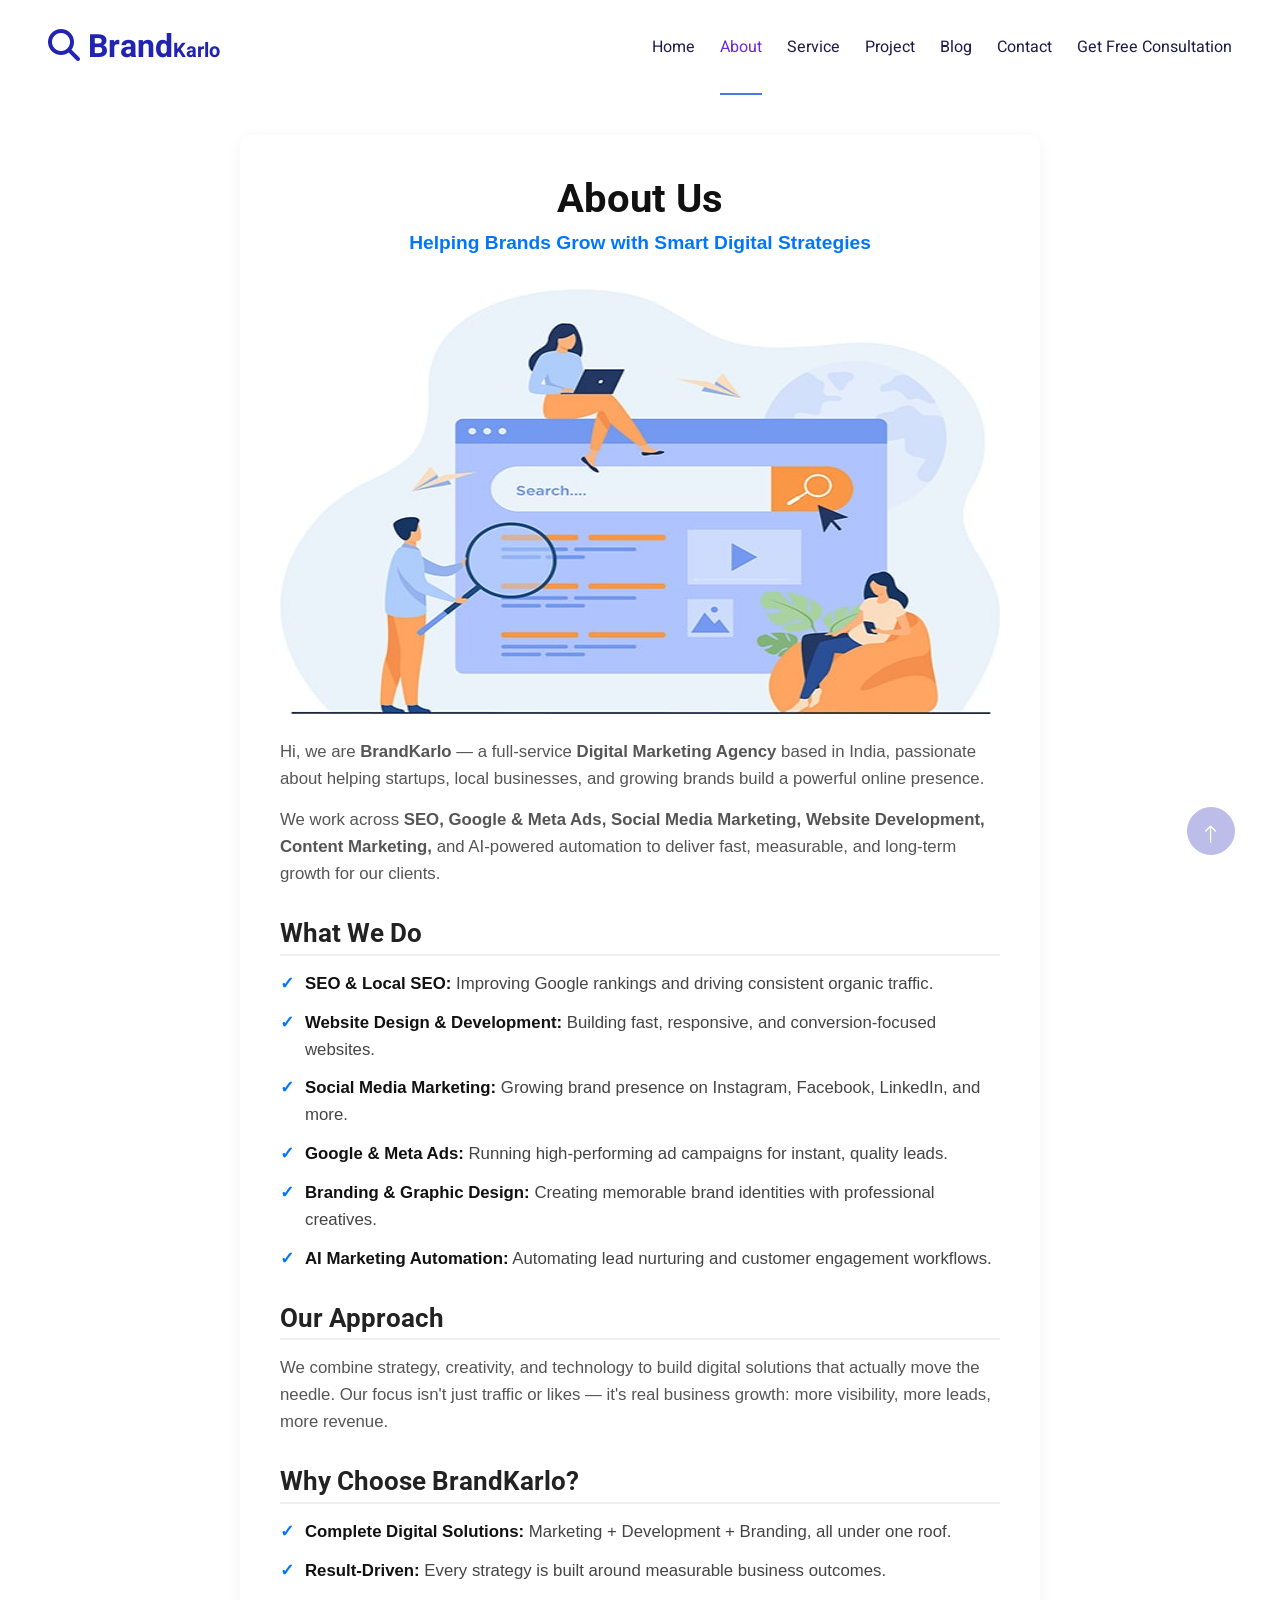
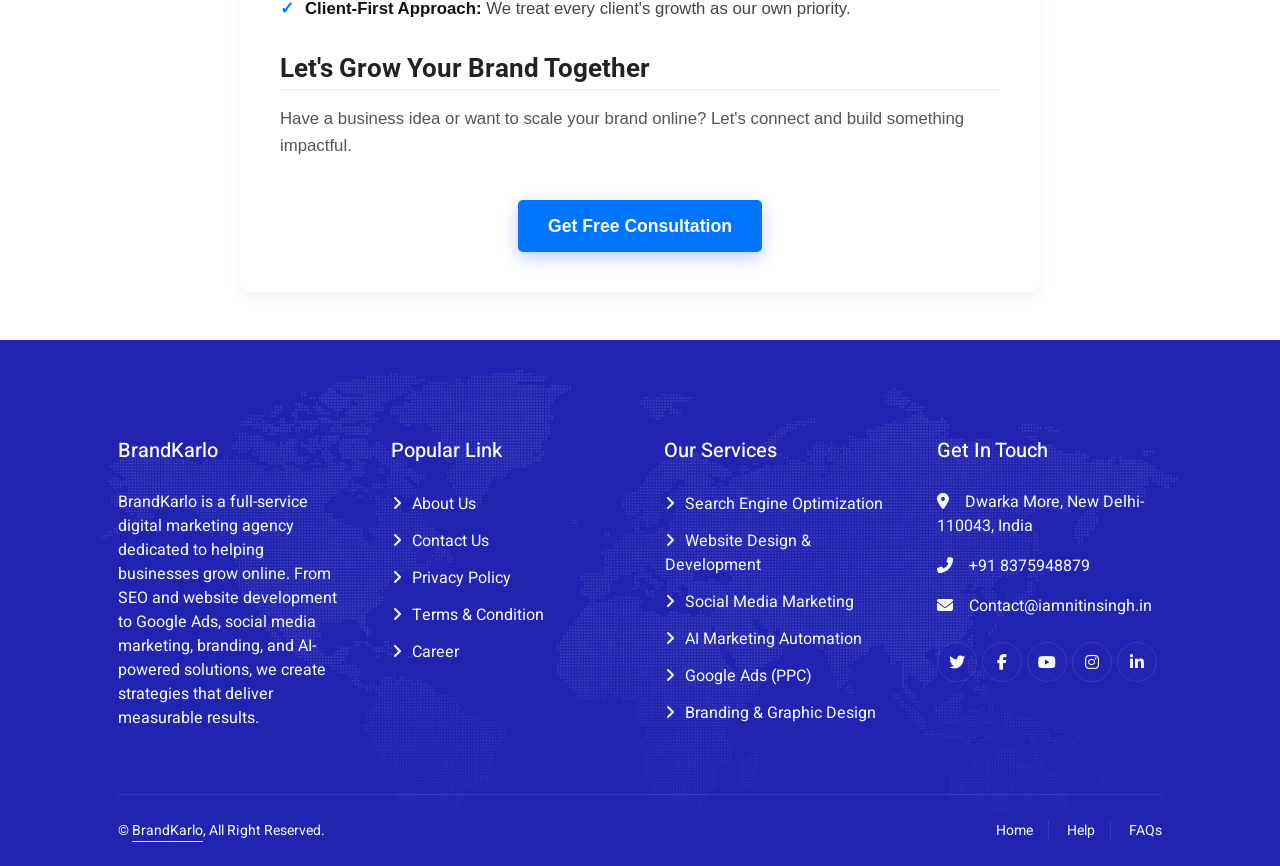
<file: about.html>
<!DOCTYPE html>
<html lang="en">

<head>
    <meta charset="utf-8">
    <title>About BrandKarlo | Our Digital Marketing Agency Story</title>
    <meta content="width=device-width, initial-scale=1.0" name="viewport">
    <meta name="keywords" content="about BrandKarlo, digital marketing agency India, our team, digital marketing experts">
    <meta name="description" content="Learn how BrandKarlo helps startups, local businesses and growing brands build a powerful online presence through strategic, data-driven digital marketing.">
    <meta name="robots" content="index, follow">
    <meta name="author" content="BrandKarlo">
    <link rel="canonical" href="https://brandkarlo.vercel.app/about.html">

    <!-- Open Graph / Facebook -->
    <meta property="og:type" content="website">
    <meta property="og:url" content="https://brandkarlo.vercel.app/about.html">
    <meta property="og:title" content="About BrandKarlo | Our Digital Marketing Agency Story">
    <meta property="og:description" content="Learn how BrandKarlo helps startups, local businesses and growing brands build a powerful online presence through strategic, data-driven digital marketing.">
    <meta property="og:image" content="https://brandkarlo.vercel.app/img/about.jpg">
    <meta property="og:site_name" content="BrandKarlo">

    <!-- Twitter -->
    <meta name="twitter:card" content="summary_large_image">
    <meta name="twitter:url" content="https://brandkarlo.vercel.app/about.html">
    <meta name="twitter:title" content="About BrandKarlo | Our Digital Marketing Agency Story">
    <meta name="twitter:description" content="Learn how BrandKarlo helps startups, local businesses and growing brands build a powerful online presence through strategic, data-driven digital marketing.">
    <meta name="twitter:image" content="https://brandkarlo.vercel.app/img/about.jpg">

    <!-- Favicon -->
    <link href="img/favicon.ico" rel="icon">

    <!-- Google Web Fonts -->
    <link rel="preconnect" href="https://fonts.googleapis.com">
    <link rel="preconnect" href="https://fonts.gstatic.com" crossorigin>
    <link href="https://fonts.googleapis.com/css2?family=Heebo:wght@400;500&family=Roboto:wght@400;500;700&display=swap" rel="stylesheet"> 

    <!-- Icon Font Stylesheet -->
    <link href="https://cdnjs.cloudflare.com/ajax/libs/font-awesome/6.5.2/css/all.min.css" rel="stylesheet">
    <link href="https://cdn.jsdelivr.net/npm/bootstrap-icons@1.4.1/font/bootstrap-icons.css" rel="stylesheet">

    <!-- Libraries Stylesheet -->
    <link href="lib/animate/animate.min.css" rel="stylesheet">

    <!-- Customized Bootstrap Stylesheet -->
    <link href="css/bootstrap.min.css" rel="stylesheet">

    <!-- Template Stylesheet -->
    <link href="css/style.css" rel="stylesheet">
</head>

<body>
    <div class="container-fluid bg-white p-0">
        <!-- Spinner Start -->
        <div id="spinner" class="show bg-white position-fixed translate-middle w-100 vh-100 top-50 start-50 d-flex align-items-center justify-content-center">
            <div class="spinner-grow text-primary" style="width: 3rem; height: 3rem;" role="status">
                <span class="sr-only">Loading...</span>
            </div>
        </div>
        <!-- Spinner End -->


        <!-- Navbar & Hero Start -->
        <div class="container-fluid position-relative p-0">
            <nav class="navbar navbar-expand-lg navbar-light bk-navbar px-4 px-lg-5 py-3 py-lg-0">
                <a href="index.html" class="navbar-brand p-0">
                    <p class="navbar-logo m-0"><i class="fa fa-search me-2" aria-hidden="true"></i>Brand<span class="fs-5">Karlo</span></p>
                </a>
                <button class="navbar-toggler" type="button" data-bs-toggle="collapse" data-bs-target="#navbarCollapse" aria-controls="navbarCollapse" aria-expanded="false" aria-label="Toggle navigation">
                    <span class="fa fa-bars"></span>
                </button>
                <div class="collapse navbar-collapse" id="navbarCollapse">
                    <div class="navbar-nav ms-auto py-0">
                        <a href="index.html" class="nav-item nav-link">Home</a>
                        <a href="about.html" class="nav-item nav-link active">About</a>
                        <a href="service.html" class="nav-item nav-link">Service</a>
                        <a href="project.html" class="nav-item nav-link">Project</a>
                        <a href="blog.html" class="nav-item nav-link">Blog</a>
                        <a href="contact.html" class="nav-item nav-link">Contact</a>
                        <a href="Get-Free-Consultation.html" class="nav-item nav-link">Get Free Consultation</a>
                    </div>
                    </div>
            </nav>
        </div>
        <!-- Navbar & Hero End -->
        <div class="navbar-offset-spacer"></div>






        <div class="ns-about-container">
    <h1>About Us</h1>
    <div class="subtitle">
        Helping Brands Grow with Smart Digital Strategies
    </div>

    <img src="img/about.jpg" alt="BrandKarlo digital marketing team at work" style="width:100%; border-radius:10px; margin-bottom:25px;" width="600" height="425" loading="lazy" decoding="async">

    <p>
        Hi, we are <strong>BrandKarlo</strong> — a full-service 
        <strong>Digital Marketing Agency</strong> based in India, passionate about helping startups, local businesses, and growing brands build a powerful online presence.
    </p>

    <p>
        We work across <strong>SEO, Google & Meta Ads, Social Media Marketing, Website Development, Content Marketing,</strong> and AI-powered automation to deliver fast, measurable, and long-term growth for our clients.
    </p>


    <h2>What We Do</h2>

    <ul>
        <li>
            <strong>SEO & Local SEO:</strong> 
            Improving Google rankings and driving consistent organic traffic.
        </li>

        <li>
            <strong>Website Design & Development:</strong>
            Building fast, responsive, and conversion-focused websites.
        </li>

        <li>
            <strong>Social Media Marketing:</strong>
            Growing brand presence on Instagram, Facebook, LinkedIn, and more.
        </li>

        <li>
            <strong>Google & Meta Ads:</strong>
            Running high-performing ad campaigns for instant, quality leads.
        </li>

        <li>
            <strong>Branding & Graphic Design:</strong>
            Creating memorable brand identities with professional creatives.
        </li>

        <li>
            <strong>AI Marketing Automation:</strong>
            Automating lead nurturing and customer engagement workflows.
        </li>
    </ul>


    <h2>Our Approach</h2>

    <p>
        We combine strategy, creativity, and technology to build digital solutions that actually move the needle.
        Our focus isn't just traffic or likes — it's real business growth: more visibility, more leads, more revenue.
    </p>


    <h2>Why Choose BrandKarlo?</h2>

    <ul>
        <li>
            <strong>Complete Digital Solutions:</strong>
            Marketing + Development + Branding, all under one roof.
        </li>

        <li>
            <strong>Result-Driven:</strong>
            Every strategy is built around measurable business outcomes.
        </li>

        <li>
            <strong>Client-First Approach:</strong>
            We treat every client's growth as our own priority.
        </li>
    </ul>


    <h2>Let's Grow Your Brand Together</h2>

    <p>
        Have a business idea or want to scale your brand online?
        Let's connect and build something impactful.
    </p>

    <div class="btn-container">
        <a href="/Get-Free-Consultation.html" class="cta-btn">
            Get Free Consultation
        </a>
    </div>

</div>









        

        <!-- Footer Start -->
        <div class="container-fluid bg-primary text-light footer mt-5 pt-5 wow fadeIn" data-wow-delay="0.1s">
            <div class="container py-5 px-lg-5">
                <div class="row g-5">
                    <div class="col-md-6 col-lg-3">
                        <p class="text-white mb-4 fw-medium fs-5">BrandKarlo</p>
                        <p>BrandKarlo is a full-service digital marketing agency dedicated to helping businesses grow online. From SEO and website development to Google Ads, social media marketing, branding, and AI-powered solutions, we create strategies that deliver measurable results.</p>
                       
                    </div>


                    <div class="col-md-6 col-lg-3">
                        <p class="text-white mb-4 fw-medium fs-5">Popular Link</p>
                        <a class="btn btn-link" href="about.html">About Us</a>
                        <a class="btn btn-link" href="contact.html">Contact Us</a>
                        <a class="btn btn-link" href="privacy-policy.html">Privacy Policy</a>
                        <a class="btn btn-link" href="terms-and-conditions.html">Terms & Condition</a>
                        <a class="btn btn-link" href="careers.html">Career</a>
                    </div>
                    <div class="col-md-6 col-lg-3">
                        <p class="text-white mb-4 fw-medium fs-5">Our Services</p>
                        <a class="btn btn-link" href="service.html#seo-detail">Search Engine Optimization</a>
                        <a class="btn btn-link" href="service.html#web-design-detail">Website Design &amp; Development</a>
                        <a class="btn btn-link" href="service.html#social-media-detail">Social Media Marketing</a>
                        <a class="btn btn-link" href="service.html#ai-automation-detail">AI Marketing Automation</a>
                        <a class="btn btn-link" href="service.html#ppc-detail">Google Ads (PPC)</a>
                        <a class="btn btn-link" href="service.html#branding-detail">Branding &amp; Graphic Design</a>
                    </div>
                    

                    
                    <div class="col-md-6 col-lg-3">
                        <p class="text-white mb-4 fw-medium fs-5">Get In Touch</p>
                        <p><i class="fa fa-map-marker-alt me-3"></i>Dwarka More, New Delhi-110043, India</p>
                        <p><i class="fa fa-phone-alt me-3"></i>+91 8375948879</p>
                        <p><i class="fa fa-envelope me-3"></i>Contact@iamnitinsingh.in</p>
                        <div class="d-flex pt-2">
                            <a class="btn btn-outline-light btn-social" href="https://twitter.com/brandkarlo" target="_blank" rel="noopener noreferrer" aria-label="BrandKarlo on Twitter"><i class="fab fa-twitter"></i></a>
                            <a class="btn btn-outline-light btn-social" href="https://facebook.com/brandkarlo" target="_blank" rel="noopener noreferrer" aria-label="BrandKarlo on Facebook"><i class="fab fa-facebook-f"></i></a>
                            <a class="btn btn-outline-light btn-social" href="https://youtube.com/@brandkarlo" target="_blank" rel="noopener noreferrer" aria-label="BrandKarlo on YouTube"><i class="fab fa-youtube"></i></a>
                            <a class="btn btn-outline-light btn-social" href="https://instagram.com/brandkarlo" target="_blank" rel="noopener noreferrer" aria-label="BrandKarlo on Instagram"><i class="fab fa-instagram"></i></a>
                            <a class="btn btn-outline-light btn-social" href="https://linkedin.com/company/brandkarlo" target="_blank" rel="noopener noreferrer" aria-label="BrandKarlo on LinkedIn"><i class="fab fa-linkedin-in"></i></a>
                        </div>
                    </div>







                </div>
            </div>
            <div class="container px-lg-5">
                <div class="copyright">
                    <div class="row">
                        <div class="col-md-6 text-center text-md-start mb-3 mb-md-0">
                            &copy; <a class="border-bottom" href="index.html">BrandKarlo</a>, All Right Reserved. 
                        </div>
                        <div class="col-md-6 text-center text-md-end">
                            <div class="footer-menu">
                                <a href="index.html">Home</a>
                                <a href="contact.html">Help</a>
                                <a href="faq.html">FAQs</a>
                            </div>
                        </div>
                    </div>
                </div>
            </div>
        </div>
        <!-- Footer End -->

        <!-- Back to Top -->
        <a href="#" class="btn btn-lg btn-primary btn-lg-square back-to-top pt-2" aria-label="Back to top"><i class="bi bi-arrow-up" aria-hidden="true"></i></a>
    </div>

    <!-- JavaScript Libraries -->
    <script src="https://code.jquery.com/jquery-3.7.1.min.js"></script>
    <script src="https://cdn.jsdelivr.net/npm/bootstrap@5.3.3/dist/js/bootstrap.bundle.min.js"></script>
    <script src="lib/wow/wow.min.js"></script>
    <script src="lib/easing/easing.min.js"></script>
    <script src="lib/waypoints/waypoints.min.js"></script>

    <!-- Template Javascript -->
    <script src="js/main.js"></script>
</body>

</html>
</file>
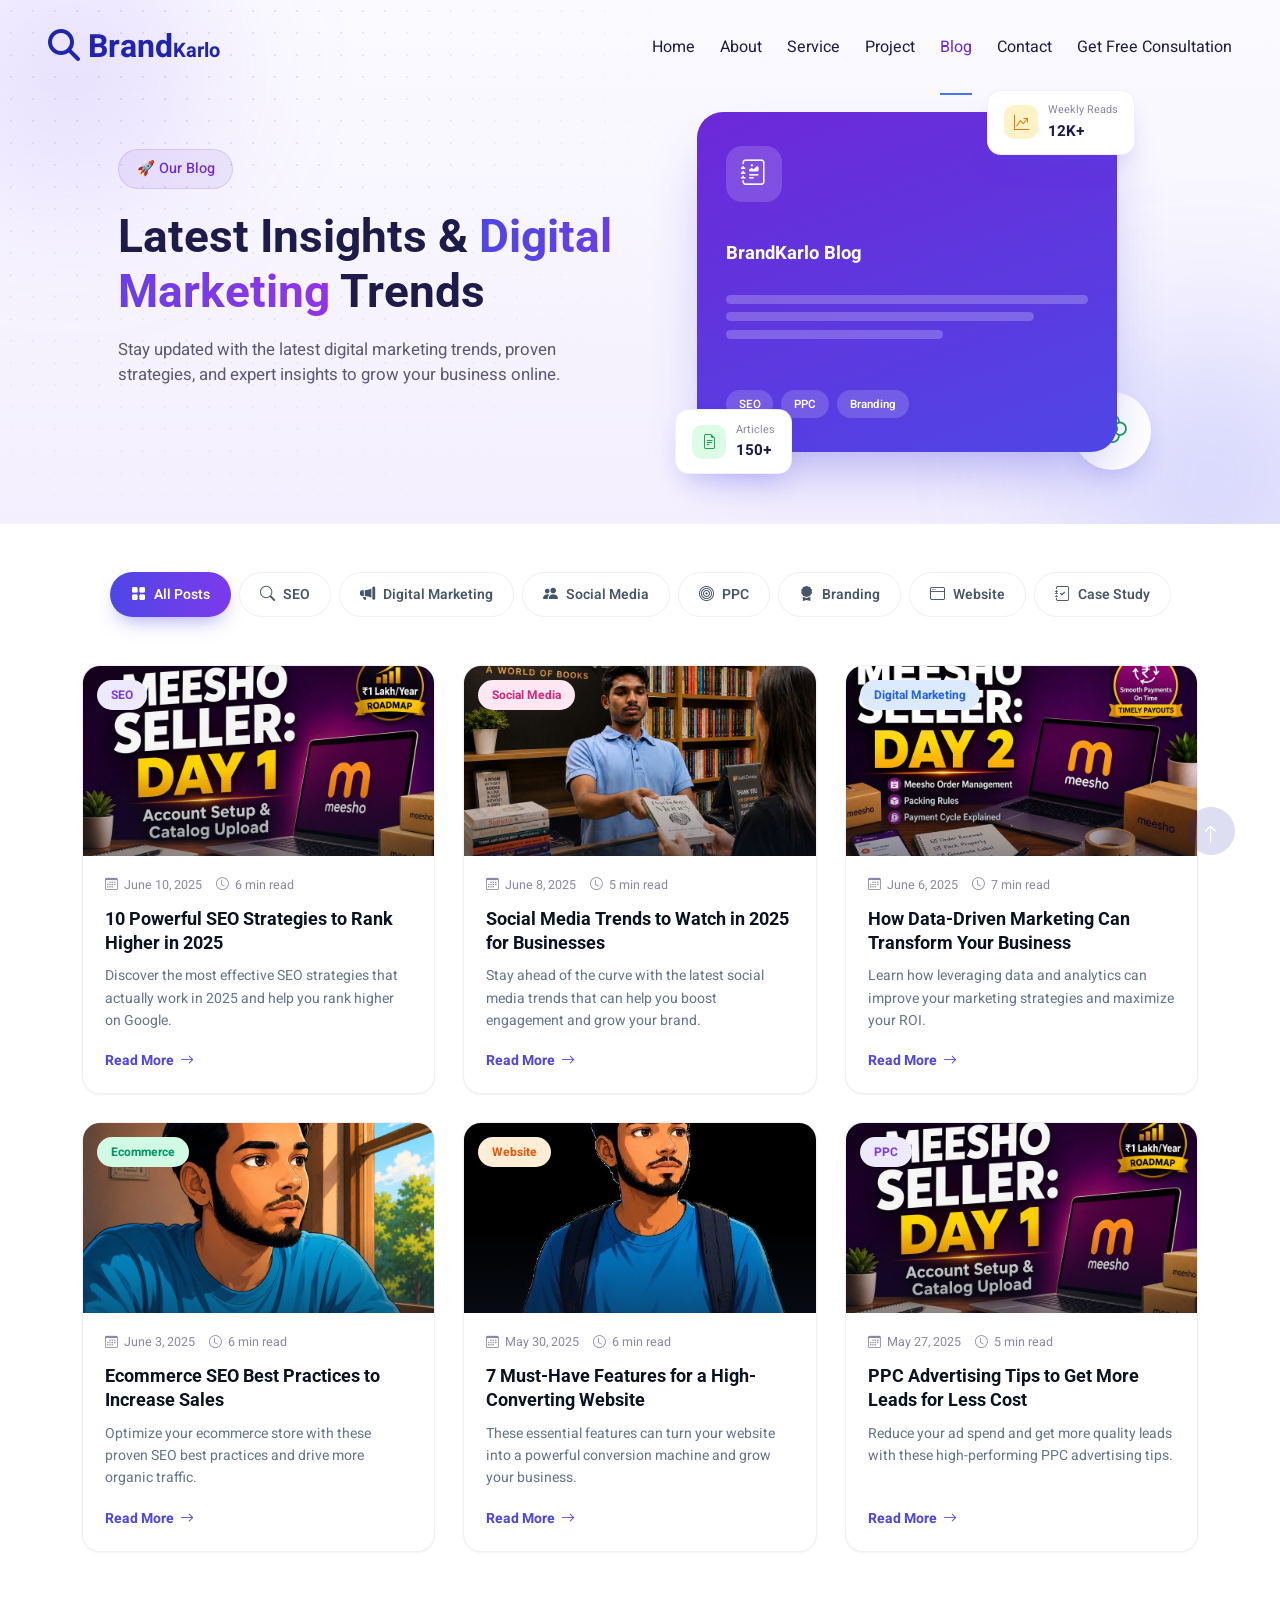
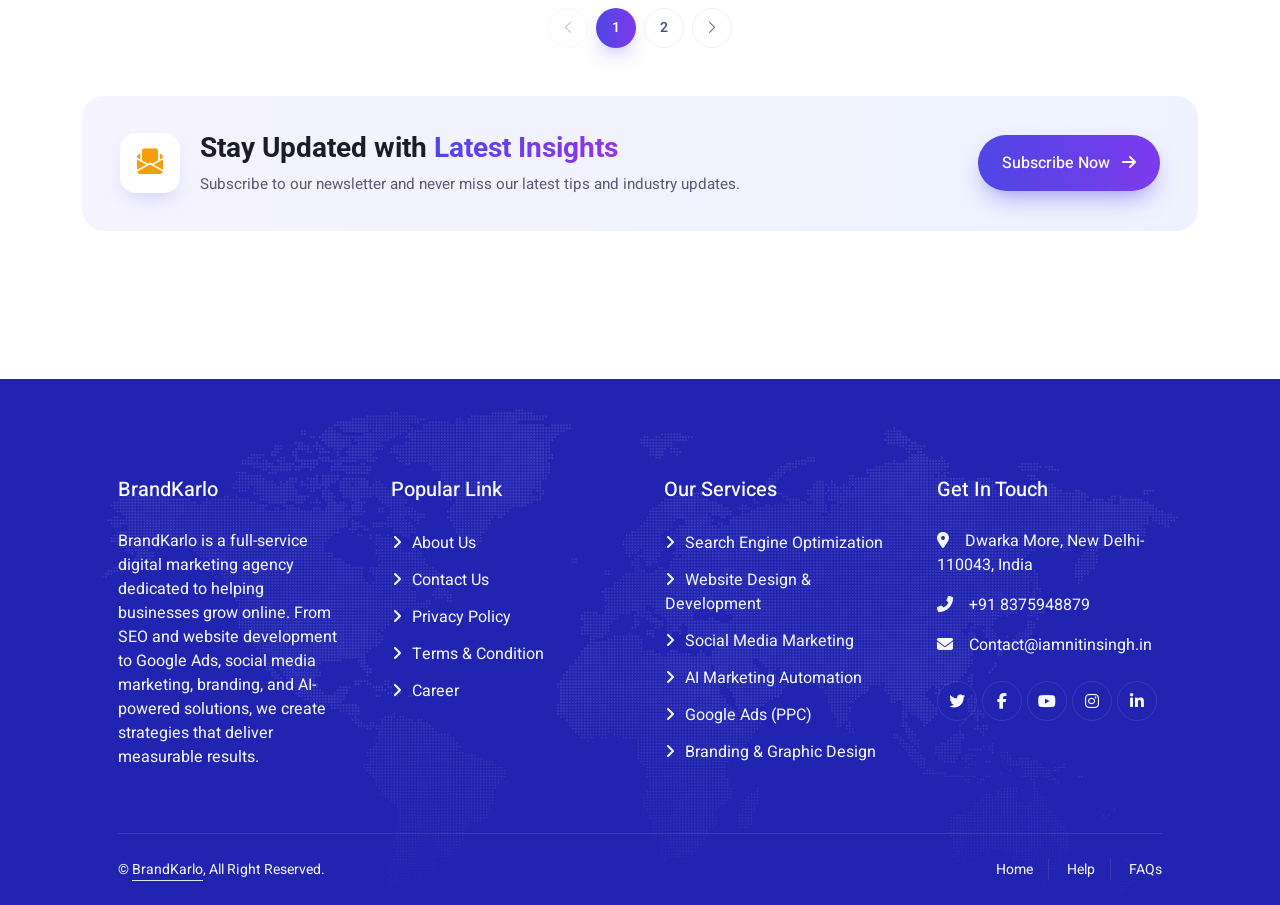
<file: blog.html>
<!DOCTYPE html>
<html lang="en">

<head>
    <meta charset="utf-8">
    <title>Blog | Latest Digital Marketing Insights & Trends – BrandKarlo</title>
    <meta content="width=device-width, initial-scale=1.0" name="viewport">
    <meta name="keywords" content="digital marketing blog, SEO tips, social media trends, PPC advertising, branding, website tips, BrandKarlo blog">
    <meta name="description" content="Stay updated with the latest digital marketing trends, proven strategies, and expert insights from BrandKarlo to grow your business online.">
    <meta name="robots" content="index, follow">
    <meta name="author" content="BrandKarlo">
    <link rel="canonical" href="https://brandkarlo.vercel.app/blog.html">

    <!-- Open Graph / Facebook -->
    <meta property="og:type" content="website">
    <meta property="og:url" content="https://brandkarlo.vercel.app/blog.html">
    <meta property="og:title" content="Blog | Latest Digital Marketing Insights & Trends – BrandKarlo">
    <meta property="og:description" content="Stay updated with the latest digital marketing trends, proven strategies, and expert insights from BrandKarlo to grow your business online.">
    <meta property="og:image" content="https://brandkarlo.vercel.app/img/hero.png">
    <meta property="og:site_name" content="BrandKarlo">

    <!-- Twitter -->
    <meta name="twitter:card" content="summary_large_image">
    <meta name="twitter:url" content="https://brandkarlo.vercel.app/blog.html">
    <meta name="twitter:title" content="Blog | Latest Digital Marketing Insights & Trends – BrandKarlo">
    <meta name="twitter:description" content="Stay updated with the latest digital marketing trends, proven strategies, and expert insights from BrandKarlo to grow your business online.">
    <meta name="twitter:image" content="https://brandkarlo.vercel.app/img/hero.png">

    <!-- Favicon -->
    <link href="img/favicon.ico" rel="icon">

    <!-- Google Web Fonts -->
    <link rel="preconnect" href="https://fonts.googleapis.com">
    <link rel="preconnect" href="https://fonts.gstatic.com" crossorigin>
    <link href="https://fonts.googleapis.com/css2?family=Heebo:wght@400;500&family=Roboto:wght@400;500;700&display=swap" rel="stylesheet">

    <!-- Icon Font Stylesheet -->
    <link href="https://cdnjs.cloudflare.com/ajax/libs/font-awesome/6.5.2/css/all.min.css" rel="stylesheet">
    <link href="https://cdn.jsdelivr.net/npm/bootstrap-icons@1.4.1/font/bootstrap-icons.css" rel="stylesheet">

    <!-- Libraries Stylesheet -->
    <link href="lib/animate/animate.min.css" rel="stylesheet">

    <!-- Customized Bootstrap Stylesheet -->
    <link href="css/bootstrap.min.css" rel="stylesheet">

    <!-- Template Stylesheet -->
    <link href="css/style.css" rel="stylesheet">

    <!-- Blog Page Stylesheet -->
    <link href="css/blog.css" rel="stylesheet">
</head>

<body>
    <div class="container-fluid bg-white p-0">
        <!-- Spinner Start -->
        <div id="spinner" class="show bg-white position-fixed translate-middle w-100 vh-100 top-50 start-50 d-flex align-items-center justify-content-center">
            <div class="spinner-grow text-primary" style="width: 3rem; height: 3rem;" role="status">
                <span class="sr-only">Loading...</span>
            </div>
        </div>
        <!-- Spinner End -->

        <!-- Navbar & Hero Start -->
        <div class="container-fluid position-relative p-0">
            <nav class="navbar navbar-expand-lg navbar-light bk-navbar px-4 px-lg-5 py-3 py-lg-0">
                <a href="index.html" class="navbar-brand p-0">
                    <p class="navbar-logo m-0"><i class="fa fa-search me-2" aria-hidden="true"></i>Brand<span class="fs-5">Karlo</span></p>
                </a>
                <button class="navbar-toggler" type="button" data-bs-toggle="collapse" data-bs-target="#navbarCollapse" aria-controls="navbarCollapse" aria-expanded="false" aria-label="Toggle navigation">
                    <span class="fa fa-bars"></span>
                </button>
                <div class="collapse navbar-collapse" id="navbarCollapse">
                    <div class="navbar-nav ms-auto py-0">
                        <a href="index.html" class="nav-item nav-link">Home</a>
                        <a href="about.html" class="nav-item nav-link">About</a>
                        <a href="service.html" class="nav-item nav-link">Service</a>
                        <a href="project.html" class="nav-item nav-link">Project</a>
                        <a href="blog.html" class="nav-item nav-link active">Blog</a>
                        <a href="contact.html" class="nav-item nav-link">Contact</a>
                        <a href="Get-Free-Consultation.html" class="nav-item nav-link">Get Free Consultation</a>
                    </div>
                </div>
            </nav>

            <section class="bk-hero mb-5">
                <div class="bk-hero-blob bk-hero-blob-1"></div>
                <div class="bk-hero-blob bk-hero-blob-2"></div>
                <div class="bk-hero-dots"></div>
                <div class="container px-lg-5 py-5">
                    <div class="row align-items-center gy-5 py-4">
                        <div class="col-lg-6 text-center text-lg-start animated fadeIn">
                            <span class="bk-badge">🚀 Our Blog</span>
                            <h1 class="bk-hero-title">Latest Insights &amp; <span class="bk-gradient-text">Digital Marketing</span> Trends</h1>
                            <p class="bk-hero-sub">Stay updated with the latest digital marketing trends, proven strategies, and expert insights to grow your business online.</p>
                        </div>
                        <div class="col-lg-6 animated fadeIn" data-wow-delay="0.2s">
                            <div class="blog-illustration-wrap">
                                <div class="blog-book-card">
                                    <div class="blog-book-icon"><i class="bi bi-journal-richtext"></i></div>
                                    <p class="blog-book-title">BrandKarlo Blog</p>
                                    <div class="blog-book-lines">
                                        <span></span>
                                        <span></span>
                                        <span></span>
                                    </div>
                                    <div class="blog-book-tags">
                                        <span>SEO</span>
                                        <span>PPC</span>
                                        <span>Branding</span>
                                    </div>
                                </div>
                                <div class="blog-float-card blog-float-top">
                                    <i class="bi bi-graph-up-arrow"></i>
                                    <div>
                                        <small>Weekly Reads</small>
                                        <strong>12K+</strong>
                                    </div>
                                </div>
                                <div class="blog-float-card blog-float-bottom">
                                    <i class="bi bi-file-earmark-text"></i>
                                    <div>
                                        <small>Articles</small>
                                        <strong>150+</strong>
                                    </div>
                                </div>
                                <div class="blog-plant"><i class="bi bi-flower2"></i></div>
                            </div>
                        </div>
                    </div>
                </div>
            </section>
        </div>
        <!-- Navbar & Hero End -->

        <!-- Blog List Start -->
        <section class="portfolio pt-0">
            <div class="container">

                <!-- Filter Tabs -->
                <div class="blog-filters">
                    <button class="blog-filter-btn active" data-filter="all">
                        <i class="bi bi-grid-fill"></i> All Posts
                    </button>
                    <button class="blog-filter-btn" data-filter="seo">
                        <i class="bi bi-search"></i> SEO
                    </button>
                    <button class="blog-filter-btn" data-filter="digital">
                        <i class="bi bi-megaphone-fill"></i> Digital Marketing
                    </button>
                    <button class="blog-filter-btn" data-filter="social">
                        <i class="bi bi-people-fill"></i> Social Media
                    </button>
                    <button class="blog-filter-btn" data-filter="ppc">
                        <i class="bi bi-bullseye"></i> PPC
                    </button>
                    <button class="blog-filter-btn" data-filter="branding">
                        <i class="bi bi-award-fill"></i> Branding
                    </button>
                    <button class="blog-filter-btn" data-filter="website">
                        <i class="bi bi-window"></i> Website
                    </button>
                    <button class="blog-filter-btn" data-filter="case-study">
                        <i class="bi bi-journal-check"></i> Case Study
                    </button>
                </div>

                <!-- Blog Grid -->
                <div class="blog-grid">

                    <!-- Post 1 -->
                    <article class="blog-card" data-category="seo">
                        <div class="blog-card-banner banner-seo">
                            <span class="blog-card-badge badge-seo">SEO</span>
                            <img src="img/blog/blog-1.jpg" alt="10 Powerful SEO Strategies to Rank Higher in 2025" width="900" height="600" loading="lazy" decoding="async">
                        </div>
                        <div class="blog-card-body">
                            <div class="blog-card-meta">
                                <span><i class="bi bi-calendar3"></i> June 10, 2025</span>
                                <span><i class="bi bi-clock"></i> 6 min read</span>
                            </div>
                            <h2 class="blog-card-title">10 Powerful SEO Strategies to Rank Higher in 2025</h2>
                            <p class="blog-card-desc">Discover the most effective SEO strategies that actually work in 2025 and help you rank higher on Google.</p>
                            <a href="Get-Free-Consultation.html" class="blog-read-more">Read More <i class="bi bi-arrow-right"></i></a>
                        </div>
                    </article>

                    <!-- Post 2 -->
                    <article class="blog-card" data-category="social">
                        <div class="blog-card-banner banner-social">
                            <span class="blog-card-badge badge-social">Social Media</span>
                            <img src="img/blog/blog-2.jpg" alt="Social Media Trends to Watch in 2025 for Businesses" width="900" height="900" loading="lazy" decoding="async">
                        </div>
                        <div class="blog-card-body">
                            <div class="blog-card-meta">
                                <span><i class="bi bi-calendar3"></i> June 8, 2025</span>
                                <span><i class="bi bi-clock"></i> 5 min read</span>
                            </div>
                            <h2 class="blog-card-title">Social Media Trends to Watch in 2025 for Businesses</h2>
                            <p class="blog-card-desc">Stay ahead of the curve with the latest social media trends that can help you boost engagement and grow your brand.</p>
                            <a href="Get-Free-Consultation.html" class="blog-read-more">Read More <i class="bi bi-arrow-right"></i></a>
                        </div>
                    </article>

                    <!-- Post 3 -->
                    <article class="blog-card" data-category="digital">
                        <div class="blog-card-banner banner-digital">
                            <span class="blog-card-badge badge-digital">Digital Marketing</span>
                            <img src="img/blog/blog-3.jpg" alt="How Data-Driven Marketing Can Transform Your Business" width="900" height="600" loading="lazy" decoding="async">
                        </div>
                        <div class="blog-card-body">
                            <div class="blog-card-meta">
                                <span><i class="bi bi-calendar3"></i> June 6, 2025</span>
                                <span><i class="bi bi-clock"></i> 7 min read</span>
                            </div>
                            <h2 class="blog-card-title">How Data-Driven Marketing Can Transform Your Business</h2>
                            <p class="blog-card-desc">Learn how leveraging data and analytics can improve your marketing strategies and maximize your ROI.</p>
                            <a href="Get-Free-Consultation.html" class="blog-read-more">Read More <i class="bi bi-arrow-right"></i></a>
                        </div>
                    </article>

                    <!-- Post 4 -->
                    <article class="blog-card" data-category="seo">
                        <div class="blog-card-banner banner-ecommerce">
                            <span class="blog-card-badge badge-ecommerce">Ecommerce</span>
                            <img src="img/blog/blog-4.jpg" alt="Ecommerce SEO Best Practices to Increase Sales" width="900" height="900" loading="lazy" decoding="async">
                        </div>
                        <div class="blog-card-body">
                            <div class="blog-card-meta">
                                <span><i class="bi bi-calendar3"></i> June 3, 2025</span>
                                <span><i class="bi bi-clock"></i> 6 min read</span>
                            </div>
                            <h2 class="blog-card-title">Ecommerce SEO Best Practices to Increase Sales</h2>
                            <p class="blog-card-desc">Optimize your ecommerce store with these proven SEO best practices and drive more organic traffic.</p>
                            <a href="Get-Free-Consultation.html" class="blog-read-more">Read More <i class="bi bi-arrow-right"></i></a>
                        </div>
                    </article>

                    <!-- Post 5 -->
                    <article class="blog-card" data-category="website">
                        <div class="blog-card-banner banner-website">
                            <span class="blog-card-badge badge-website">Website</span>
                            <img src="img/blog/blog-5.jpg" alt="7 Must-Have Features for a High-Converting Website" width="500" height="500" loading="lazy" decoding="async">
                        </div>
                        <div class="blog-card-body">
                            <div class="blog-card-meta">
                                <span><i class="bi bi-calendar3"></i> May 30, 2025</span>
                                <span><i class="bi bi-clock"></i> 6 min read</span>
                            </div>
                            <h2 class="blog-card-title">7 Must-Have Features for a High-Converting Website</h2>
                            <p class="blog-card-desc">These essential features can turn your website into a powerful conversion machine and grow your business.</p>
                            <a href="Get-Free-Consultation.html" class="blog-read-more">Read More <i class="bi bi-arrow-right"></i></a>
                        </div>
                    </article>

                    <!-- Post 6 -->
                    <article class="blog-card" data-category="ppc">
                        <div class="blog-card-banner banner-ppc">
                            <span class="blog-card-badge badge-ppc">PPC</span>
                            <img src="img/blog/blog-1.jpg" alt="PPC Advertising Tips to Get More Leads for Less Cost" width="900" height="600" loading="lazy" decoding="async">
                        </div>
                        <div class="blog-card-body">
                            <div class="blog-card-meta">
                                <span><i class="bi bi-calendar3"></i> May 27, 2025</span>
                                <span><i class="bi bi-clock"></i> 5 min read</span>
                            </div>
                            <h2 class="blog-card-title">PPC Advertising Tips to Get More Leads for Less Cost</h2>
                            <p class="blog-card-desc">Reduce your ad spend and get more quality leads with these high-performing PPC advertising tips.</p>
                            <a href="Get-Free-Consultation.html" class="blog-read-more">Read More <i class="bi bi-arrow-right"></i></a>
                        </div>
                    </article>

                    <!-- Post 7 -->
                    <article class="blog-card" data-category="branding">
                        <div class="blog-card-banner banner-branding">
                            <span class="blog-card-badge badge-branding">Branding</span>
                            <img src="img/blog/blog-2.jpg" alt="How Strong Branding Builds Trust and Drives Sales" width="900" height="900" loading="lazy" decoding="async">
                        </div>
                        <div class="blog-card-body">
                            <div class="blog-card-meta">
                                <span><i class="bi bi-calendar3"></i> May 24, 2025</span>
                                <span><i class="bi bi-clock"></i> 5 min read</span>
                            </div>
                            <h2 class="blog-card-title">How Strong Branding Builds Trust and Drives Sales</h2>
                            <p class="blog-card-desc">A strong brand is more than a logo. Here's how effective branding builds trust and increases customer loyalty.</p>
                            <a href="Get-Free-Consultation.html" class="blog-read-more">Read More <i class="bi bi-arrow-right"></i></a>
                        </div>
                    </article>

                    <!-- Post 8 -->
                    <article class="blog-card" data-category="digital">
                        <div class="blog-card-banner banner-content">
                            <span class="blog-card-badge badge-content">Content Marketing</span>
                            <img src="img/blog/blog-3.jpg" alt="Content Marketing Strategies That Actually Work in 2025" width="900" height="600" loading="lazy" decoding="async">
                        </div>
                        <div class="blog-card-body">
                            <div class="blog-card-meta">
                                <span><i class="bi bi-calendar3"></i> May 21, 2025</span>
                                <span><i class="bi bi-clock"></i> 6 min read</span>
                            </div>
                            <h2 class="blog-card-title">Content Marketing Strategies That Actually Work in 2025</h2>
                            <p class="blog-card-desc">Create content that ranks, engages, and converts with these proven content marketing strategies.</p>
                            <a href="Get-Free-Consultation.html" class="blog-read-more">Read More <i class="bi bi-arrow-right"></i></a>
                        </div>
                    </article>

                    <!-- Post 9 -->
                    <article class="blog-card" data-category="digital">
                        <div class="blog-card-banner banner-email">
                            <span class="blog-card-badge badge-email">Email Marketing</span>
                            <img src="img/blog/blog-4.jpg" alt="Email Marketing Best Practices to Boost Open Rates" width="900" height="900" loading="lazy" decoding="async">
                        </div>
                        <div class="blog-card-body">
                            <div class="blog-card-meta">
                                <span><i class="bi bi-calendar3"></i> May 18, 2025</span>
                                <span><i class="bi bi-clock"></i> 5 min read</span>
                            </div>
                            <h2 class="blog-card-title">Email Marketing Best Practices to Boost Open Rates</h2>
                            <p class="blog-card-desc">Improve your email open rates and conversions with these proven email marketing best practices.</p>
                            <a href="Get-Free-Consultation.html" class="blog-read-more">Read More <i class="bi bi-arrow-right"></i></a>
                        </div>
                    </article>

                </div>

                <!-- No posts message (shown when a filter has zero posts) -->
                <p id="blogNoResults" class="text-center text-muted py-5" style="display:none;">No posts found in this category yet.</p>

                <!-- Pagination (built dynamically by JS — only shown when a category has more posts than fit on one page) -->
                <nav class="blog-pagination" id="blogPagination" aria-label="Blog pagination" style="display:none;"></nav>

                <!-- Newsletter Strip -->
                <div class="blog-newsletter mt-5">
                    <div class="blog-newsletter-left">
                        <div class="blog-newsletter-icon"><i class="bi bi-envelope-paper-fill"></i></div>
                        <div>
                            <h3>Stay Updated with <span class="bk-gradient-text">Latest Insights</span></h3>
                            <p>Subscribe to our newsletter and never miss our latest tips and industry updates.</p>
                        </div>
                    </div>
                    <a href="Get-Free-Consultation.html" class="btn bk-btn-gradient rounded-pill px-4 py-3">Subscribe Now <i class="fa fa-arrow-right ms-2"></i></a>
                </div>

            </div>
        </section>
        <!-- Blog List End -->

        <!-- Footer Start -->
        <div class="container-fluid bg-primary text-light footer mt-5 pt-5 wow fadeIn" data-wow-delay="0.1s">
            <div class="container py-5 px-lg-5">
                <div class="row g-5">
                    <div class="col-md-6 col-lg-3">
                        <p class="text-white mb-4 fw-medium fs-5">BrandKarlo</p>
                        <p>BrandKarlo is a full-service digital marketing agency dedicated to helping businesses grow online. From SEO and website development to Google Ads, social media marketing, branding, and AI-powered solutions, we create strategies that deliver measurable results.</p>

                    </div>


                    <div class="col-md-6 col-lg-3">
                        <p class="text-white mb-4 fw-medium fs-5">Popular Link</p>
                        <a class="btn btn-link" href="about.html">About Us</a>
                        <a class="btn btn-link" href="contact.html">Contact Us</a>
                        <a class="btn btn-link" href="privacy-policy.html">Privacy Policy</a>
                        <a class="btn btn-link" href="terms-and-conditions.html">Terms & Condition</a>
                        <a class="btn btn-link" href="careers.html">Career</a>
                    </div>
                    <div class="col-md-6 col-lg-3">
                        <p class="text-white mb-4 fw-medium fs-5">Our Services</p>
                        <a class="btn btn-link" href="service.html#seo-detail">Search Engine Optimization</a>
                        <a class="btn btn-link" href="service.html#web-design-detail">Website Design &amp; Development</a>
                        <a class="btn btn-link" href="service.html#social-media-detail">Social Media Marketing</a>
                        <a class="btn btn-link" href="service.html#ai-automation-detail">AI Marketing Automation</a>
                        <a class="btn btn-link" href="service.html#ppc-detail">Google Ads (PPC)</a>
                        <a class="btn btn-link" href="service.html#branding-detail">Branding &amp; Graphic Design</a>
                    </div>



                    <div class="col-md-6 col-lg-3">
                        <p class="text-white mb-4 fw-medium fs-5">Get In Touch</p>
                        <p><i class="fa fa-map-marker-alt me-3"></i>Dwarka More, New Delhi-110043, India</p>
                        <p><i class="fa fa-phone-alt me-3"></i>+91 8375948879</p>
                        <p><i class="fa fa-envelope me-3"></i>Contact@iamnitinsingh.in</p>
                        <div class="d-flex pt-2">
                            <a class="btn btn-outline-light btn-social" href="https://twitter.com/brandkarlo" target="_blank" rel="noopener noreferrer" aria-label="BrandKarlo on Twitter"><i class="fab fa-twitter"></i></a>
                            <a class="btn btn-outline-light btn-social" href="https://facebook.com/brandkarlo" target="_blank" rel="noopener noreferrer" aria-label="BrandKarlo on Facebook"><i class="fab fa-facebook-f"></i></a>
                            <a class="btn btn-outline-light btn-social" href="https://youtube.com/@brandkarlo" target="_blank" rel="noopener noreferrer" aria-label="BrandKarlo on YouTube"><i class="fab fa-youtube"></i></a>
                            <a class="btn btn-outline-light btn-social" href="https://instagram.com/brandkarlo" target="_blank" rel="noopener noreferrer" aria-label="BrandKarlo on Instagram"><i class="fab fa-instagram"></i></a>
                            <a class="btn btn-outline-light btn-social" href="https://linkedin.com/company/brandkarlo" target="_blank" rel="noopener noreferrer" aria-label="BrandKarlo on LinkedIn"><i class="fab fa-linkedin-in"></i></a>
                        </div>
                    </div>

                </div>
            </div>
            <div class="container px-lg-5">
                <div class="copyright">
                    <div class="row">
                        <div class="col-md-6 text-center text-md-start mb-3 mb-md-0">
                            &copy; <a class="border-bottom" href="index.html">BrandKarlo</a>, All Right Reserved.
                        </div>
                        <div class="col-md-6 text-center text-md-end">
                            <div class="footer-menu">
                                <a href="index.html">Home</a>
                                <a href="contact.html">Help</a>
                                <a href="faq.html">FAQs</a>
                            </div>
                        </div>
                    </div>
                </div>
            </div>
        </div>
        <!-- Footer End -->


        <!-- Back to Top -->
        <a href="#" class="btn btn-lg btn-primary btn-lg-square back-to-top pt-2" aria-label="Back to top"><i class="bi bi-arrow-up" aria-hidden="true"></i></a>
    </div>

    <!-- JavaScript Libraries -->
    <script src="https://code.jquery.com/jquery-3.7.1.min.js"></script>
    <script src="https://cdn.jsdelivr.net/npm/bootstrap@5.3.3/dist/js/bootstrap.bundle.min.js"></script>
    <script src="lib/wow/wow.min.js"></script>
    <script src="lib/easing/easing.min.js"></script>
    <script src="lib/waypoints/waypoints.min.js"></script>

    <!-- Template Javascript -->
    <script src="js/main.js"></script>

    <!-- Blog Filter + Pagination Script -->
    <script>
        document.addEventListener('DOMContentLoaded', function () {
            var PAGE_SIZE = 6; // posts per page
            var filterBtns = document.querySelectorAll('.blog-filter-btn');
            var allCards = Array.prototype.slice.call(document.querySelectorAll('.blog-card'));
            var grid = document.querySelector('.blog-grid');
            var paginationEl = document.getElementById('blogPagination');
            var noResultsEl = document.getElementById('blogNoResults');

            var state = { filter: 'all', page: 1 };

            function getFilteredCards() {
                return allCards.filter(function (card) {
                    return state.filter === 'all' || card.getAttribute('data-category') === state.filter;
                });
            }

            function render() {
                var filtered = getFilteredCards();
                var totalPages = Math.max(1, Math.ceil(filtered.length / PAGE_SIZE));

                // keep page in range
                if (state.page > totalPages) state.page = totalPages;
                if (state.page < 1) state.page = 1;

                var start = (state.page - 1) * PAGE_SIZE;
                var end = start + PAGE_SIZE;

                // show/hide cards: matching category + within current page slice
                var visibleIndex = 0;
                allCards.forEach(function (card) {
                    var matches = state.filter === 'all' || card.getAttribute('data-category') === state.filter;
                    if (!matches) {
                        card.style.display = 'none';
                        return;
                    }
                    var withinPage = visibleIndex >= start && visibleIndex < end;
                    card.style.display = withinPage ? '' : 'none';
                    visibleIndex++;
                });

                // empty state
                noResultsEl.style.display = filtered.length === 0 ? '' : 'none';
                grid.style.display = filtered.length === 0 ? 'none' : '';

                // pagination: only show when this category actually needs more than one page
                if (totalPages <= 1) {
                    paginationEl.style.display = 'none';
                    paginationEl.innerHTML = '';
                    return;
                }

                paginationEl.style.display = 'flex';
                paginationEl.innerHTML = buildPaginationHTML(state.page, totalPages);
            }

            function buildPaginationHTML(current, total) {
                var html = '';

                html += '<a href="#" data-page="' + (current - 1) + '" class="' + (current === 1 ? 'disabled' : '') + '" aria-label="Previous page"><i class="bi bi-chevron-left"></i></a>';

                var pages = getPageList(current, total);
                pages.forEach(function (p) {
                    if (p === '...') {
                        html += '<span class="dots">...</span>';
                    } else {
                        html += '<a href="#" data-page="' + p + '" class="' + (p === current ? 'active' : '') + '">' + p + '</a>';
                    }
                });

                html += '<a href="#" data-page="' + (current + 1) + '" class="' + (current === total ? 'disabled' : '') + '" aria-label="Next page"><i class="bi bi-chevron-right"></i></a>';

                return html;
            }

            // builds a compact page list like: 1 2 3 ... 8  (only used once totals grow)
            function getPageList(current, total) {
                var delta = 1;
                var range = [];
                for (var i = 1; i <= total; i++) {
                    if (i === 1 || i === total || (i >= current - delta && i <= current + delta)) {
                        range.push(i);
                    }
                }
                var withDots = [];
                var prev = 0;
                range.forEach(function (p) {
                    if (prev && p - prev > 1) withDots.push('...');
                    withDots.push(p);
                    prev = p;
                });
                return withDots;
            }

            filterBtns.forEach(function (btn) {
                btn.addEventListener('click', function () {
                    filterBtns.forEach(function (b) { b.classList.remove('active'); });
                    btn.classList.add('active');
                    state.filter = btn.getAttribute('data-filter');
                    state.page = 1;
                    render();
                    grid.scrollIntoView({ behavior: 'smooth', block: 'start' });
                });
            });

            paginationEl.addEventListener('click', function (e) {
                var link = e.target.closest('a[data-page]');
                if (!link || link.classList.contains('disabled')) return;
                e.preventDefault();
                var page = parseInt(link.getAttribute('data-page'), 10);
                if (isNaN(page)) return;
                state.page = page;
                render();
                grid.scrollIntoView({ behavior: 'smooth', block: 'start' });
            });

            render();
        });
    </script>
</body>

</html>
</file>
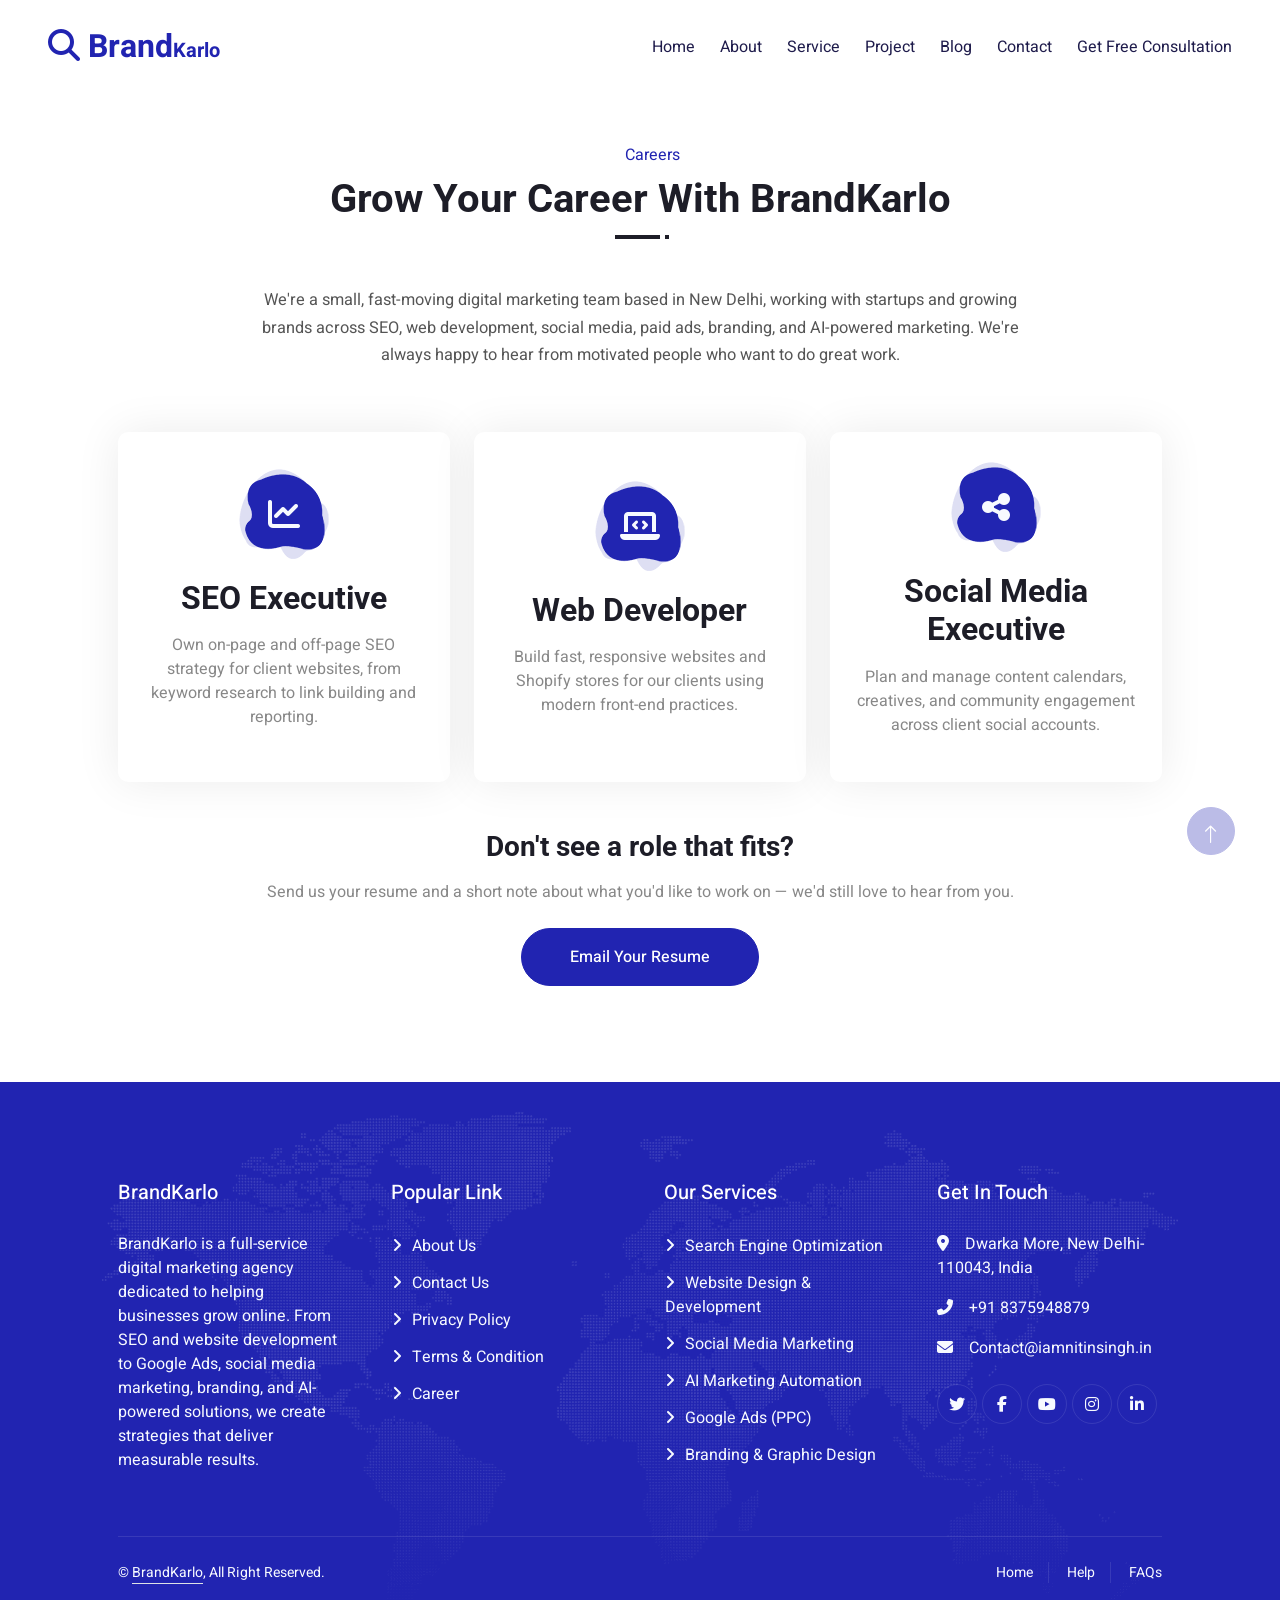
<file: careers.html>
<!DOCTYPE html>
<html lang="en">

<head>
    <meta charset="utf-8">
    <title>Careers at BrandKarlo | Join Our Digital Marketing Team</title>
    <meta content="width=device-width, initial-scale=1.0" name="viewport">
    <meta name="keywords" content="BrandKarlo careers, digital marketing jobs India, SEO jobs, join BrandKarlo">
    <meta name="description" content="Explore career opportunities at BrandKarlo and join a growing digital marketing agency helping brands succeed online.">
    <meta name="robots" content="index, follow">
    <meta name="author" content="BrandKarlo">
    <link rel="canonical" href="https://brandkarlo.vercel.app/careers.html">

    <!-- Open Graph / Facebook -->
    <meta property="og:type" content="website">
    <meta property="og:url" content="https://brandkarlo.vercel.app/careers.html">
    <meta property="og:title" content="Careers at BrandKarlo | Join Our Digital Marketing Team">
    <meta property="og:description" content="Explore career opportunities at BrandKarlo and join a growing digital marketing agency helping brands succeed online.">
    <meta property="og:image" content="https://brandkarlo.vercel.app/img/hero.png">
    <meta property="og:site_name" content="BrandKarlo">

    <!-- Twitter -->
    <meta name="twitter:card" content="summary_large_image">
    <meta name="twitter:url" content="https://brandkarlo.vercel.app/careers.html">
    <meta name="twitter:title" content="Careers at BrandKarlo | Join Our Digital Marketing Team">
    <meta name="twitter:description" content="Explore career opportunities at BrandKarlo and join a growing digital marketing agency helping brands succeed online.">
    <meta name="twitter:image" content="https://brandkarlo.vercel.app/img/hero.png">

    <!-- Favicon -->
    <link href="img/favicon.ico" rel="icon">

    <!-- Google Web Fonts -->
    <link rel="preconnect" href="https://fonts.googleapis.com">
    <link rel="preconnect" href="https://fonts.gstatic.com" crossorigin>
    <link href="https://fonts.googleapis.com/css2?family=Heebo:wght@400;500&family=Roboto:wght@400;500;700&display=swap" rel="stylesheet"> 

    <!-- Icon Font Stylesheet -->
    <link href="https://cdnjs.cloudflare.com/ajax/libs/font-awesome/6.5.2/css/all.min.css" rel="stylesheet">
    <link href="https://cdn.jsdelivr.net/npm/bootstrap-icons@1.4.1/font/bootstrap-icons.css" rel="stylesheet">

    <!-- Libraries Stylesheet -->
    <link href="lib/animate/animate.min.css" rel="stylesheet">

    <!-- Customized Bootstrap Stylesheet -->
    <link href="css/bootstrap.min.css" rel="stylesheet">

    <!-- Template Stylesheet -->
    <link href="css/style.css" rel="stylesheet">
</head>

<body>
    <div class="container-fluid bg-white p-0">
        <!-- Spinner Start -->
        <div id="spinner" class="show bg-white position-fixed translate-middle w-100 vh-100 top-50 start-50 d-flex align-items-center justify-content-center">
            <div class="spinner-grow text-primary" style="width: 3rem; height: 3rem;" role="status">
                <span class="sr-only">Loading...</span>
            </div>
        </div>
        <!-- Spinner End -->


        <!-- Navbar & Hero Start -->
        <div class="container-fluid position-relative p-0">
            <nav class="navbar navbar-expand-lg navbar-light bk-navbar px-4 px-lg-5 py-3 py-lg-0">
                <a href="index.html" class="navbar-brand p-0">
                    <p class="navbar-logo m-0"><i class="fa fa-search me-2" aria-hidden="true"></i>Brand<span class="fs-5">Karlo</span></p>
                </a>
                <button class="navbar-toggler" type="button" data-bs-toggle="collapse" data-bs-target="#navbarCollapse" aria-controls="navbarCollapse" aria-expanded="false" aria-label="Toggle navigation">
                    <span class="fa fa-bars"></span>
                </button>
                <div class="collapse navbar-collapse" id="navbarCollapse">
                    <div class="navbar-nav ms-auto py-0">
                        <a href="index.html" class="nav-item nav-link">Home</a>
                        <a href="about.html" class="nav-item nav-link">About</a>
                        <a href="service.html" class="nav-item nav-link">Service</a>
                        <a href="project.html" class="nav-item nav-link">Project</a>
                        <a href="blog.html" class="nav-item nav-link">Blog</a>
                        <a href="contact.html" class="nav-item nav-link">Contact</a>
                        <a href="Get-Free-Consultation.html" class="nav-item nav-link">Get Free Consultation</a>
                    </div>
                    </div>
            </nav>
        </div>
        <!-- Navbar & Hero End -->
        <div class="navbar-offset-spacer"></div>


        <!-- Careers Start -->
        <div class="container-fluid py-5">
            <div class="container px-lg-5">
                <div class="section-title position-relative text-center mb-5 pb-2 wow fadeInUp" data-wow-delay="0.1s">
                    <span class="section-kicker position-relative d-inline text-primary ps-4">Careers</span>
                    <h1 class="mt-2">Grow Your Career With BrandKarlo</h1>
                </div>

                <div class="row justify-content-center">
                    <div class="col-lg-9 static-page-content text-center mb-5">
                        <p>We're a small, fast-moving digital marketing team based in New Delhi, working with startups and growing brands across SEO, web development, social media, paid ads, branding, and AI-powered marketing. We're always happy to hear from motivated people who want to do great work.</p>
                    </div>
                </div>

                <div class="row g-4">
                    <div class="col-lg-4 col-md-6 wow zoomIn" data-wow-delay="0.1s">
                        <div class="service-item d-flex flex-column justify-content-center text-center rounded">
                            <div class="service-icon flex-shrink-0">
                                <i class="fa fa-chart-line fa-2x"></i>
                            </div>
                            <h2 class="mb-3">SEO Executive</h2>
                            <p>Own on-page and off-page SEO strategy for client websites, from keyword research to link building and reporting.</p>
                        </div>
                    </div>
                    <div class="col-lg-4 col-md-6 wow zoomIn" data-wow-delay="0.3s">
                        <div class="service-item d-flex flex-column justify-content-center text-center rounded">
                            <div class="service-icon flex-shrink-0">
                                <i class="fa fa-laptop-code fa-2x"></i>
                            </div>
                            <h2 class="mb-3">Web Developer</h2>
                            <p>Build fast, responsive websites and Shopify stores for our clients using modern front-end practices.</p>
                        </div>
                    </div>
                    <div class="col-lg-4 col-md-6 wow zoomIn" data-wow-delay="0.6s">
                        <div class="service-item d-flex flex-column justify-content-center text-center rounded">
                            <div class="service-icon flex-shrink-0">
                                <i class="fa fa-share-alt fa-2x"></i>
                            </div>
                            <h2 class="mb-3">Social Media Executive</h2>
                            <p>Plan and manage content calendars, creatives, and community engagement across client social accounts.</p>
                        </div>
                    </div>
                </div>

                <div class="text-center mt-5">
                    <h3 class="mb-3">Don't see a role that fits?</h3>
                    <p class="mb-4">Send us your resume and a short note about what you'd like to work on — we'd still love to hear from you.</p>
                    <a href="mailto:Contact@iamnitinsingh.in?subject=Career%20Application" class="btn btn-primary rounded-pill px-5 py-3">Email Your Resume</a>
                </div>
            </div>
        </div>
        <!-- Careers End -->

        <!-- Footer Start -->
        <div class="container-fluid bg-primary text-light footer mt-5 pt-5 wow fadeIn" data-wow-delay="0.1s">
            <div class="container py-5 px-lg-5">
                <div class="row g-5">
                    <div class="col-md-6 col-lg-3">
                        <p class="text-white mb-4 fw-medium fs-5">BrandKarlo</p>
                        <p>BrandKarlo is a full-service digital marketing agency dedicated to helping businesses grow online. From SEO and website development to Google Ads, social media marketing, branding, and AI-powered solutions, we create strategies that deliver measurable results.</p>
                       
                    </div>


                    <div class="col-md-6 col-lg-3">
                        <p class="text-white mb-4 fw-medium fs-5">Popular Link</p>
                        <a class="btn btn-link" href="about.html">About Us</a>
                        <a class="btn btn-link" href="contact.html">Contact Us</a>
                        <a class="btn btn-link" href="privacy-policy.html">Privacy Policy</a>
                        <a class="btn btn-link" href="terms-and-conditions.html">Terms & Condition</a>
                        <a class="btn btn-link" href="careers.html">Career</a>
                    </div>
                    <div class="col-md-6 col-lg-3">
                        <p class="text-white mb-4 fw-medium fs-5">Our Services</p>
                        <a class="btn btn-link" href="service.html#seo-detail">Search Engine Optimization</a>
                        <a class="btn btn-link" href="service.html#web-design-detail">Website Design &amp; Development</a>
                        <a class="btn btn-link" href="service.html#social-media-detail">Social Media Marketing</a>
                        <a class="btn btn-link" href="service.html#ai-automation-detail">AI Marketing Automation</a>
                        <a class="btn btn-link" href="service.html#ppc-detail">Google Ads (PPC)</a>
                        <a class="btn btn-link" href="service.html#branding-detail">Branding &amp; Graphic Design</a>
                    </div>
                    

                    
                    <div class="col-md-6 col-lg-3">
                        <p class="text-white mb-4 fw-medium fs-5">Get In Touch</p>
                        <p><i class="fa fa-map-marker-alt me-3"></i>Dwarka More, New Delhi-110043, India</p>
                        <p><i class="fa fa-phone-alt me-3"></i>+91 8375948879</p>
                        <p><i class="fa fa-envelope me-3"></i>Contact@iamnitinsingh.in</p>
                        <div class="d-flex pt-2">
                            <a class="btn btn-outline-light btn-social" href="https://twitter.com/brandkarlo" target="_blank" rel="noopener noreferrer" aria-label="BrandKarlo on Twitter"><i class="fab fa-twitter"></i></a>
                            <a class="btn btn-outline-light btn-social" href="https://facebook.com/brandkarlo" target="_blank" rel="noopener noreferrer" aria-label="BrandKarlo on Facebook"><i class="fab fa-facebook-f"></i></a>
                            <a class="btn btn-outline-light btn-social" href="https://youtube.com/@brandkarlo" target="_blank" rel="noopener noreferrer" aria-label="BrandKarlo on YouTube"><i class="fab fa-youtube"></i></a>
                            <a class="btn btn-outline-light btn-social" href="https://instagram.com/brandkarlo" target="_blank" rel="noopener noreferrer" aria-label="BrandKarlo on Instagram"><i class="fab fa-instagram"></i></a>
                            <a class="btn btn-outline-light btn-social" href="https://linkedin.com/company/brandkarlo" target="_blank" rel="noopener noreferrer" aria-label="BrandKarlo on LinkedIn"><i class="fab fa-linkedin-in"></i></a>
                        </div>
                    </div>







                </div>
            </div>
            <div class="container px-lg-5">
                <div class="copyright">
                    <div class="row">
                        <div class="col-md-6 text-center text-md-start mb-3 mb-md-0">
                            &copy; <a class="border-bottom" href="index.html">BrandKarlo</a>, All Right Reserved. 
                        </div>
                        <div class="col-md-6 text-center text-md-end">
                            <div class="footer-menu">
                                <a href="index.html">Home</a>
                                <a href="contact.html">Help</a>
                                <a href="faq.html">FAQs</a>
                            </div>
                        </div>
                    </div>
                </div>
            </div>
        </div>
        <!-- Footer End -->

        <!-- Back to Top -->
        <a href="#" class="btn btn-lg btn-primary btn-lg-square back-to-top pt-2" aria-label="Back to top"><i class="bi bi-arrow-up" aria-hidden="true"></i></a>
    </div>

    <!-- JavaScript Libraries -->
    <script src="https://code.jquery.com/jquery-3.7.1.min.js"></script>
    <script src="https://cdn.jsdelivr.net/npm/bootstrap@5.3.3/dist/js/bootstrap.bundle.min.js"></script>
    <script src="lib/wow/wow.min.js"></script>
    <script src="lib/easing/easing.min.js"></script>
    <script src="lib/waypoints/waypoints.min.js"></script>

    <!-- Template Javascript -->
    <script src="js/main.js"></script>
</body>

</html>
</file>
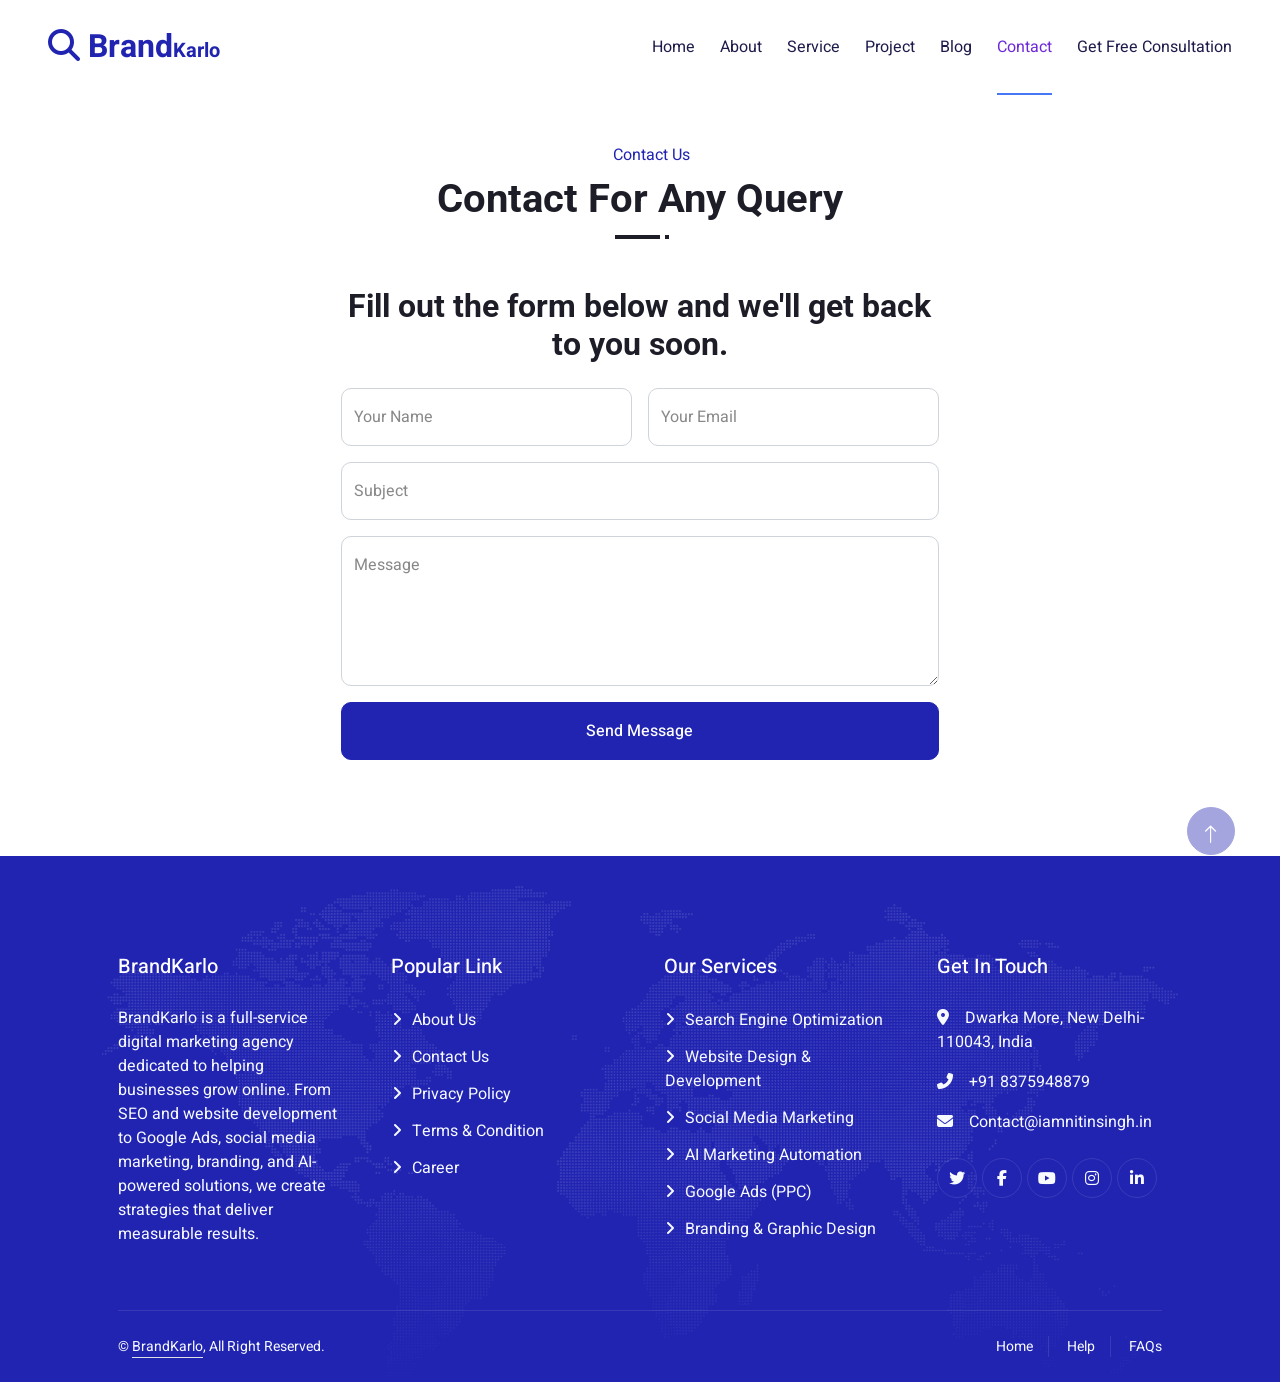
<file: contact.html>
<!DOCTYPE html>
<html lang="en">

<head>
    <meta charset="utf-8">
    <title>Contact Us | Get in Touch with BrandKarlo Digital Marketing Agency</title>
    <meta content="width=device-width, initial-scale=1.0" name="viewport">
    <meta name="keywords" content="contact BrandKarlo, digital marketing agency contact, New Delhi digital marketing agency">
    <meta name="description" content="Get in touch with BrandKarlo for a free consultation. Reach our digital marketing team in New Delhi, India by phone, email or contact form.">
    <meta name="robots" content="index, follow">
    <meta name="author" content="BrandKarlo">
    <link rel="canonical" href="https://brandkarlo.vercel.app/contact.html">

    <!-- Open Graph / Facebook -->
    <meta property="og:type" content="website">
    <meta property="og:url" content="https://brandkarlo.vercel.app/contact.html">
    <meta property="og:title" content="Contact Us | Get in Touch with BrandKarlo Digital Marketing Agency">
    <meta property="og:description" content="Get in touch with BrandKarlo for a free consultation. Reach our digital marketing team in New Delhi, India by phone, email or contact form.">
    <meta property="og:image" content="https://brandkarlo.vercel.app/img/hero.png">
    <meta property="og:site_name" content="BrandKarlo">

    <!-- Twitter -->
    <meta name="twitter:card" content="summary_large_image">
    <meta name="twitter:url" content="https://brandkarlo.vercel.app/contact.html">
    <meta name="twitter:title" content="Contact Us | Get in Touch with BrandKarlo Digital Marketing Agency">
    <meta name="twitter:description" content="Get in touch with BrandKarlo for a free consultation. Reach our digital marketing team in New Delhi, India by phone, email or contact form.">
    <meta name="twitter:image" content="https://brandkarlo.vercel.app/img/hero.png">

    <!-- Favicon -->
    <link href="img/favicon.ico" rel="icon">

    <!-- Google Web Fonts -->
    <link rel="preconnect" href="https://fonts.googleapis.com">
    <link rel="preconnect" href="https://fonts.gstatic.com" crossorigin>
    <link href="https://fonts.googleapis.com/css2?family=Heebo:wght@400;500&family=Roboto:wght@400;500;700&display=swap" rel="stylesheet"> 

    <!-- Icon Font Stylesheet -->
    <link href="https://cdnjs.cloudflare.com/ajax/libs/font-awesome/6.5.2/css/all.min.css" rel="stylesheet">
    <link href="https://cdn.jsdelivr.net/npm/bootstrap-icons@1.4.1/font/bootstrap-icons.css" rel="stylesheet">

    <!-- Libraries Stylesheet -->
    <link href="lib/animate/animate.min.css" rel="stylesheet">

    <!-- Customized Bootstrap Stylesheet -->
    <link href="css/bootstrap.min.css" rel="stylesheet">

    <!-- Template Stylesheet -->
    <link href="css/style.css" rel="stylesheet">
</head>

<body>
    <div class="container-fluid bg-white p-0">
        <!-- Spinner Start -->
        <div id="spinner" class="show bg-white position-fixed translate-middle w-100 vh-100 top-50 start-50 d-flex align-items-center justify-content-center">
            <div class="spinner-grow text-primary" style="width: 3rem; height: 3rem;" role="status">
                <span class="sr-only">Loading...</span>
            </div>
        </div>
        <!-- Spinner End -->


        <!-- Navbar & Hero Start -->
        <div class="container-fluid position-relative p-0">
            <nav class="navbar navbar-expand-lg navbar-light bk-navbar px-4 px-lg-5 py-3 py-lg-0">
                <a href="index.html" class="navbar-brand p-0">
                    <p class="navbar-logo m-0"><i class="fa fa-search me-2" aria-hidden="true"></i>Brand<span class="fs-5">Karlo</span></p>
                </a>
                <button class="navbar-toggler" type="button" data-bs-toggle="collapse" data-bs-target="#navbarCollapse" aria-controls="navbarCollapse" aria-expanded="false" aria-label="Toggle navigation">
                    <span class="fa fa-bars"></span>
                </button>
                <div class="collapse navbar-collapse" id="navbarCollapse">
                    <div class="navbar-nav ms-auto py-0">
                        <a href="index.html" class="nav-item nav-link">Home</a>
                        <a href="about.html" class="nav-item nav-link">About</a>
                        <a href="service.html" class="nav-item nav-link">Service</a>
                        <a href="project.html" class="nav-item nav-link">Project</a>
                        <a href="blog.html" class="nav-item nav-link">Blog</a>
                        <a href="contact.html" class="nav-item nav-link active">Contact</a>
                        <a href="Get-Free-Consultation.html" class="nav-item nav-link">Get Free Consultation</a>
                    </div>
                    </div>
            </nav>
        </div>
        <!-- Navbar & Hero End -->
        <div class="navbar-offset-spacer"></div>


        <!-- Contact Start -->
        <div class="container-fluid py-5">
            <div class="container px-lg-5">
                <div class="row justify-content-center">
                    <div class="col-lg-7">
                        <div class="section-title position-relative text-center mb-5 pb-2 wow fadeInUp" data-wow-delay="0.1s">
                            <span class="section-kicker position-relative d-inline text-primary ps-4">Contact Us</span>
                            <h1 class="mt-2">Contact For Any Query</h1>
                        </div>
                        <div class="wow fadeInUp" data-wow-delay="0.3s">
                            <h2 class="text-center mb-4">Fill out the form below and we'll get back to you soon.</h2>
                            <form>
                                <div class="row g-3">
                                    <div class="col-md-6">
                                        <div class="form-floating">
                                            <input type="text" class="form-control" id="name" name="name" placeholder="Your Name" required>
                                            <label for="name">Your Name</label>
                                        </div>
                                    </div>
                                    <div class="col-md-6">
                                        <div class="form-floating">
                                            <input type="email" class="form-control" id="email" name="email" placeholder="Your Email" required>
                                            <label for="email">Your Email</label>
                                        </div>
                                    </div>
                                    <div class="col-12">
                                        <div class="form-floating">
                                            <input type="text" class="form-control" id="subject" name="subject" placeholder="Subject" required>
                                            <label for="subject">Subject</label>
                                        </div>
                                    </div>
                                    <div class="col-12">
                                        <div class="form-floating">
                                            <textarea class="form-control" placeholder="Leave a message here" id="message" name="message" style="height: 150px" required></textarea>
                                            <label for="message">Message</label>
                                        </div>
                                    </div>
                                    <div class="col-12">
                                        <button class="btn btn-primary w-100 py-3" type="submit">Send Message</button>
                                    </div>
                                </div>
                            </form>
                        </div>
                    </div>
                </div>
            </div>
        </div>
        <!-- Contact End -->
        

      
        <!-- Footer Start -->
        <div class="container-fluid bg-primary text-light footer mt-5 pt-5 wow fadeIn" data-wow-delay="0.1s">
            <div class="container py-5 px-lg-5">
                <div class="row g-5">
                    <div class="col-md-6 col-lg-3">
                        <p class="text-white mb-4 fw-medium fs-5">BrandKarlo</p>
                        <p>BrandKarlo is a full-service digital marketing agency dedicated to helping businesses grow online. From SEO and website development to Google Ads, social media marketing, branding, and AI-powered solutions, we create strategies that deliver measurable results.</p>
                       
                    </div>


                    <div class="col-md-6 col-lg-3">
                        <p class="text-white mb-4 fw-medium fs-5">Popular Link</p>
                        <a class="btn btn-link" href="about.html">About Us</a>
                        <a class="btn btn-link" href="contact.html">Contact Us</a>
                        <a class="btn btn-link" href="privacy-policy.html">Privacy Policy</a>
                        <a class="btn btn-link" href="terms-and-conditions.html">Terms & Condition</a>
                        <a class="btn btn-link" href="careers.html">Career</a>
                    </div>
                    <div class="col-md-6 col-lg-3">
                        <p class="text-white mb-4 fw-medium fs-5">Our Services</p>
                        <a class="btn btn-link" href="service.html#seo-detail">Search Engine Optimization</a>
                        <a class="btn btn-link" href="service.html#web-design-detail">Website Design &amp; Development</a>
                        <a class="btn btn-link" href="service.html#social-media-detail">Social Media Marketing</a>
                        <a class="btn btn-link" href="service.html#ai-automation-detail">AI Marketing Automation</a>
                        <a class="btn btn-link" href="service.html#ppc-detail">Google Ads (PPC)</a>
                        <a class="btn btn-link" href="service.html#branding-detail">Branding &amp; Graphic Design</a>
                    </div>
                    

                    
                    <div class="col-md-6 col-lg-3">
                        <p class="text-white mb-4 fw-medium fs-5">Get In Touch</p>
                        <p><i class="fa fa-map-marker-alt me-3"></i>Dwarka More, New Delhi-110043, India</p>
                        <p><i class="fa fa-phone-alt me-3"></i>+91 8375948879</p>
                        <p><i class="fa fa-envelope me-3"></i>Contact@iamnitinsingh.in</p>
                        <div class="d-flex pt-2">
                            <a class="btn btn-outline-light btn-social" href="https://twitter.com/brandkarlo" target="_blank" rel="noopener noreferrer" aria-label="BrandKarlo on Twitter"><i class="fab fa-twitter"></i></a>
                            <a class="btn btn-outline-light btn-social" href="https://facebook.com/brandkarlo" target="_blank" rel="noopener noreferrer" aria-label="BrandKarlo on Facebook"><i class="fab fa-facebook-f"></i></a>
                            <a class="btn btn-outline-light btn-social" href="https://youtube.com/@brandkarlo" target="_blank" rel="noopener noreferrer" aria-label="BrandKarlo on YouTube"><i class="fab fa-youtube"></i></a>
                            <a class="btn btn-outline-light btn-social" href="https://instagram.com/brandkarlo" target="_blank" rel="noopener noreferrer" aria-label="BrandKarlo on Instagram"><i class="fab fa-instagram"></i></a>
                            <a class="btn btn-outline-light btn-social" href="https://linkedin.com/company/brandkarlo" target="_blank" rel="noopener noreferrer" aria-label="BrandKarlo on LinkedIn"><i class="fab fa-linkedin-in"></i></a>
                        </div>
                    </div>







                </div>
            </div>
            <div class="container px-lg-5">
                <div class="copyright">
                    <div class="row">
                        <div class="col-md-6 text-center text-md-start mb-3 mb-md-0">
                            &copy; <a class="border-bottom" href="index.html">BrandKarlo</a>, All Right Reserved. 
                        </div>
                        <div class="col-md-6 text-center text-md-end">
                            <div class="footer-menu">
                                <a href="index.html">Home</a>
                                <a href="contact.html">Help</a>
                                <a href="faq.html">FAQs</a>
                            </div>
                        </div>
                    </div>
                </div>
            </div>
        </div>
        <!-- Footer End -->

        <!-- Back to Top -->
        <a href="#" class="btn btn-lg btn-primary btn-lg-square back-to-top pt-2" aria-label="Back to top"><i class="bi bi-arrow-up" aria-hidden="true"></i></a>
    </div>

    <!-- JavaScript Libraries -->
    <script src="https://code.jquery.com/jquery-3.7.1.min.js"></script>
    <script src="https://cdn.jsdelivr.net/npm/bootstrap@5.3.3/dist/js/bootstrap.bundle.min.js"></script>
    <script src="lib/wow/wow.min.js"></script>
    <script src="lib/easing/easing.min.js"></script>
    <script src="lib/waypoints/waypoints.min.js"></script>

    <!-- Template Javascript -->
    <script src="js/main.js"></script>
</body>

</html>
</file>
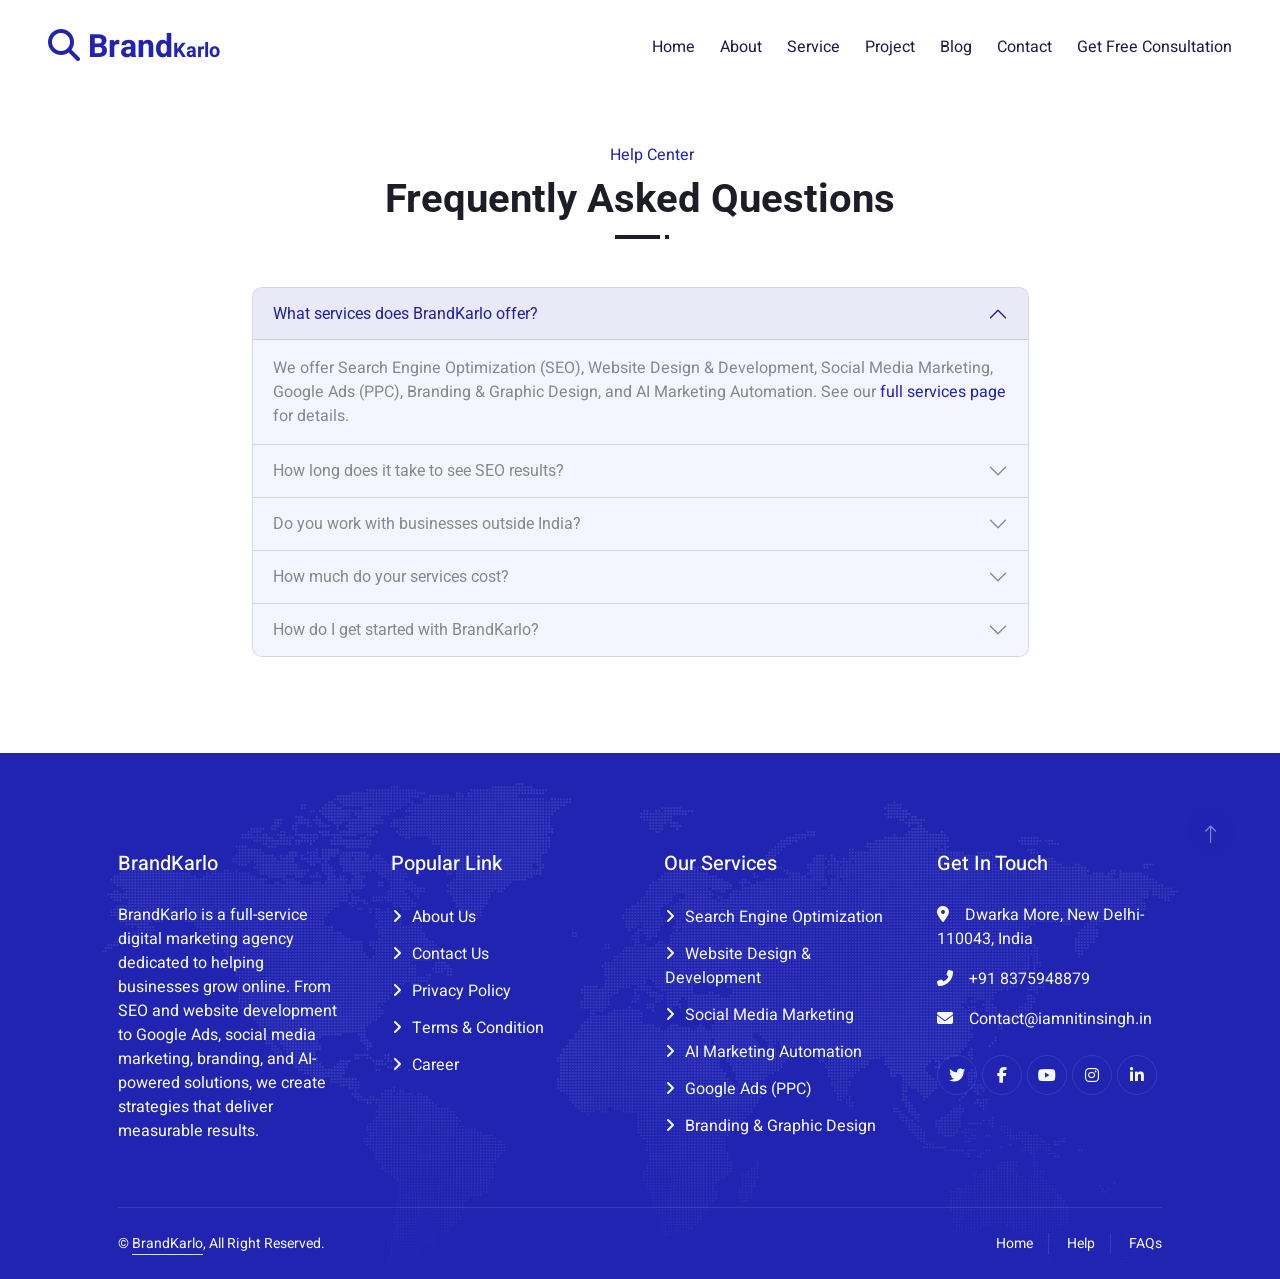
<file: faq.html>
<!DOCTYPE html>
<html lang="en">

<head>
    <meta charset="utf-8">
    <title>Frequently Asked Questions | BrandKarlo Digital Marketing Agency</title>
    <meta content="width=device-width, initial-scale=1.0" name="viewport">
    <meta name="keywords" content="BrandKarlo FAQ, digital marketing agency questions, SEO FAQ, Google Ads FAQ">
    <meta name="description" content="Find answers to common questions about BrandKarlo's SEO, website development, social media, Google Ads, and branding services.">
    <meta name="robots" content="index, follow">
    <meta name="author" content="BrandKarlo">
    <link rel="canonical" href="https://brandkarlo.vercel.app/faq.html">

    <!-- Open Graph / Facebook -->
    <meta property="og:type" content="website">
    <meta property="og:url" content="https://brandkarlo.vercel.app/faq.html">
    <meta property="og:title" content="Frequently Asked Questions | BrandKarlo Digital Marketing Agency">
    <meta property="og:description" content="Find answers to common questions about BrandKarlo's SEO, website development, social media, Google Ads, and branding services.">
    <meta property="og:image" content="https://brandkarlo.vercel.app/img/hero.png">
    <meta property="og:site_name" content="BrandKarlo">

    <!-- Twitter -->
    <meta name="twitter:card" content="summary_large_image">
    <meta name="twitter:url" content="https://brandkarlo.vercel.app/faq.html">
    <meta name="twitter:title" content="Frequently Asked Questions | BrandKarlo Digital Marketing Agency">
    <meta name="twitter:description" content="Find answers to common questions about BrandKarlo's SEO, website development, social media, Google Ads, and branding services.">
    <meta name="twitter:image" content="https://brandkarlo.vercel.app/img/hero.png">

    <!-- Favicon -->
    <link href="img/favicon.ico" rel="icon">

    <!-- Google Web Fonts -->
    <link rel="preconnect" href="https://fonts.googleapis.com">
    <link rel="preconnect" href="https://fonts.gstatic.com" crossorigin>
    <link href="https://fonts.googleapis.com/css2?family=Heebo:wght@400;500&family=Roboto:wght@400;500;700&display=swap" rel="stylesheet"> 

    <!-- Icon Font Stylesheet -->
    <link href="https://cdnjs.cloudflare.com/ajax/libs/font-awesome/6.5.2/css/all.min.css" rel="stylesheet">
    <link href="https://cdn.jsdelivr.net/npm/bootstrap-icons@1.4.1/font/bootstrap-icons.css" rel="stylesheet">

    <!-- Libraries Stylesheet -->
    <link href="lib/animate/animate.min.css" rel="stylesheet">

    <!-- Customized Bootstrap Stylesheet -->
    <link href="css/bootstrap.min.css" rel="stylesheet">

    <!-- Template Stylesheet -->
    <link href="css/style.css" rel="stylesheet">
</head>

<body>
    <div class="container-fluid bg-white p-0">
        <!-- Spinner Start -->
        <div id="spinner" class="show bg-white position-fixed translate-middle w-100 vh-100 top-50 start-50 d-flex align-items-center justify-content-center">
            <div class="spinner-grow text-primary" style="width: 3rem; height: 3rem;" role="status">
                <span class="sr-only">Loading...</span>
            </div>
        </div>
        <!-- Spinner End -->


        <!-- Navbar & Hero Start -->
        <div class="container-fluid position-relative p-0">
            <nav class="navbar navbar-expand-lg navbar-light bk-navbar px-4 px-lg-5 py-3 py-lg-0">
                <a href="index.html" class="navbar-brand p-0">
                    <p class="navbar-logo m-0"><i class="fa fa-search me-2" aria-hidden="true"></i>Brand<span class="fs-5">Karlo</span></p>
                </a>
                <button class="navbar-toggler" type="button" data-bs-toggle="collapse" data-bs-target="#navbarCollapse" aria-controls="navbarCollapse" aria-expanded="false" aria-label="Toggle navigation">
                    <span class="fa fa-bars"></span>
                </button>
                <div class="collapse navbar-collapse" id="navbarCollapse">
                    <div class="navbar-nav ms-auto py-0">
                        <a href="index.html" class="nav-item nav-link">Home</a>
                        <a href="about.html" class="nav-item nav-link">About</a>
                        <a href="service.html" class="nav-item nav-link">Service</a>
                        <a href="project.html" class="nav-item nav-link">Project</a>
                        <a href="blog.html" class="nav-item nav-link">Blog</a>
                        <a href="contact.html" class="nav-item nav-link">Contact</a>
                        <a href="Get-Free-Consultation.html" class="nav-item nav-link">Get Free Consultation</a>
                    </div>
                    </div>
            </nav>
        </div>
        <!-- Navbar & Hero End -->
        <div class="navbar-offset-spacer"></div>


        <!-- FAQ Start -->
        <div class="container-fluid py-5">
            <div class="container px-lg-5">
                <div class="section-title position-relative text-center mb-5 pb-2 wow fadeInUp" data-wow-delay="0.1s">
                    <span class="section-kicker position-relative d-inline text-primary ps-4">Help Center</span>
                    <h1 class="mt-2">Frequently Asked Questions</h1>
                </div>

                <div class="row justify-content-center">
                    <div class="col-lg-9">
                        <div class="accordion" id="faqAccordion">

                            <div class="accordion-item">
                                <h2 class="accordion-header" id="faqHeading1">
                                    <button class="accordion-button" type="button" data-bs-toggle="collapse" data-bs-target="#faqCollapse1" aria-expanded="true" aria-controls="faqCollapse1">
                                        What services does BrandKarlo offer?
                                    </button>
                                </h2>
                                <div id="faqCollapse1" class="accordion-collapse collapse show" aria-labelledby="faqHeading1" data-bs-parent="#faqAccordion">
                                    <div class="accordion-body">
                                        We offer Search Engine Optimization (SEO), Website Design &amp; Development, Social Media Marketing, Google Ads (PPC), Branding &amp; Graphic Design, and AI Marketing Automation. See our <a href="service.html">full services page</a> for details.
                                    </div>
                                </div>
                            </div>

                            <div class="accordion-item">
                                <h2 class="accordion-header" id="faqHeading2">
                                    <button class="accordion-button collapsed" type="button" data-bs-toggle="collapse" data-bs-target="#faqCollapse2" aria-expanded="false" aria-controls="faqCollapse2">
                                        How long does it take to see SEO results?
                                    </button>
                                </h2>
                                <div id="faqCollapse2" class="accordion-collapse collapse" aria-labelledby="faqHeading2" data-bs-parent="#faqAccordion">
                                    <div class="accordion-body">
                                        Most clients start seeing meaningful improvements in 3 to 6 months, depending on competition and starting point. One of our recent campaigns increased organic traffic by 240% within 6 months — see the <a href="project.html#business-growth-seo">case study</a>.
                                    </div>
                                </div>
                            </div>

                            <div class="accordion-item">
                                <h2 class="accordion-header" id="faqHeading3">
                                    <button class="accordion-button collapsed" type="button" data-bs-toggle="collapse" data-bs-target="#faqCollapse3" aria-expanded="false" aria-controls="faqCollapse3">
                                        Do you work with businesses outside India?
                                    </button>
                                </h2>
                                <div id="faqCollapse3" class="accordion-collapse collapse" aria-labelledby="faqHeading3" data-bs-parent="#faqAccordion">
                                    <div class="accordion-body">
                                        Yes. While our team is based in New Delhi, India, we work with clients remotely across different time zones and regularly collaborate over calls and email.
                                    </div>
                                </div>
                            </div>

                            <div class="accordion-item">
                                <h2 class="accordion-header" id="faqHeading4">
                                    <button class="accordion-button collapsed" type="button" data-bs-toggle="collapse" data-bs-target="#faqCollapse4" aria-expanded="false" aria-controls="faqCollapse4">
                                        How much do your services cost?
                                    </button>
                                </h2>
                                <div id="faqCollapse4" class="accordion-collapse collapse" aria-labelledby="faqHeading4" data-bs-parent="#faqAccordion">
                                    <div class="accordion-body">
                                        Pricing depends on the scope of work, your goals, and the mix of services you need. <a href="Get-Free-Consultation.html">Book a free consultation</a> and we'll put together a plan and quote tailored to your business.
                                    </div>
                                </div>
                            </div>

                            <div class="accordion-item">
                                <h2 class="accordion-header" id="faqHeading5">
                                    <button class="accordion-button collapsed" type="button" data-bs-toggle="collapse" data-bs-target="#faqCollapse5" aria-expanded="false" aria-controls="faqCollapse5">
                                        How do I get started with BrandKarlo?
                                    </button>
                                </h2>
                                <div id="faqCollapse5" class="accordion-collapse collapse" aria-labelledby="faqHeading5" data-bs-parent="#faqAccordion">
                                    <div class="accordion-body">
                                        Simply <a href="Get-Free-Consultation.html">request a free consultation</a> or <a href="contact.html">contact us</a> with a few details about your business, and our team will get back to you to discuss the best strategy for your goals.
                                    </div>
                                </div>
                            </div>

                        </div>
                    </div>
                </div>
            </div>
        </div>
        <!-- FAQ End -->

        <!-- Footer Start -->
        <div class="container-fluid bg-primary text-light footer mt-5 pt-5 wow fadeIn" data-wow-delay="0.1s">
            <div class="container py-5 px-lg-5">
                <div class="row g-5">
                    <div class="col-md-6 col-lg-3">
                        <p class="text-white mb-4 fw-medium fs-5">BrandKarlo</p>
                        <p>BrandKarlo is a full-service digital marketing agency dedicated to helping businesses grow online. From SEO and website development to Google Ads, social media marketing, branding, and AI-powered solutions, we create strategies that deliver measurable results.</p>
                       
                    </div>


                    <div class="col-md-6 col-lg-3">
                        <p class="text-white mb-4 fw-medium fs-5">Popular Link</p>
                        <a class="btn btn-link" href="about.html">About Us</a>
                        <a class="btn btn-link" href="contact.html">Contact Us</a>
                        <a class="btn btn-link" href="privacy-policy.html">Privacy Policy</a>
                        <a class="btn btn-link" href="terms-and-conditions.html">Terms & Condition</a>
                        <a class="btn btn-link" href="careers.html">Career</a>
                    </div>
                    <div class="col-md-6 col-lg-3">
                        <p class="text-white mb-4 fw-medium fs-5">Our Services</p>
                        <a class="btn btn-link" href="service.html#seo-detail">Search Engine Optimization</a>
                        <a class="btn btn-link" href="service.html#web-design-detail">Website Design &amp; Development</a>
                        <a class="btn btn-link" href="service.html#social-media-detail">Social Media Marketing</a>
                        <a class="btn btn-link" href="service.html#ai-automation-detail">AI Marketing Automation</a>
                        <a class="btn btn-link" href="service.html#ppc-detail">Google Ads (PPC)</a>
                        <a class="btn btn-link" href="service.html#branding-detail">Branding &amp; Graphic Design</a>
                    </div>
                    

                    
                    <div class="col-md-6 col-lg-3">
                        <p class="text-white mb-4 fw-medium fs-5">Get In Touch</p>
                        <p><i class="fa fa-map-marker-alt me-3"></i>Dwarka More, New Delhi-110043, India</p>
                        <p><i class="fa fa-phone-alt me-3"></i>+91 8375948879</p>
                        <p><i class="fa fa-envelope me-3"></i>Contact@iamnitinsingh.in</p>
                        <div class="d-flex pt-2">
                            <a class="btn btn-outline-light btn-social" href="https://twitter.com/brandkarlo" target="_blank" rel="noopener noreferrer" aria-label="BrandKarlo on Twitter"><i class="fab fa-twitter"></i></a>
                            <a class="btn btn-outline-light btn-social" href="https://facebook.com/brandkarlo" target="_blank" rel="noopener noreferrer" aria-label="BrandKarlo on Facebook"><i class="fab fa-facebook-f"></i></a>
                            <a class="btn btn-outline-light btn-social" href="https://youtube.com/@brandkarlo" target="_blank" rel="noopener noreferrer" aria-label="BrandKarlo on YouTube"><i class="fab fa-youtube"></i></a>
                            <a class="btn btn-outline-light btn-social" href="https://instagram.com/brandkarlo" target="_blank" rel="noopener noreferrer" aria-label="BrandKarlo on Instagram"><i class="fab fa-instagram"></i></a>
                            <a class="btn btn-outline-light btn-social" href="https://linkedin.com/company/brandkarlo" target="_blank" rel="noopener noreferrer" aria-label="BrandKarlo on LinkedIn"><i class="fab fa-linkedin-in"></i></a>
                        </div>
                    </div>







                </div>
            </div>
            <div class="container px-lg-5">
                <div class="copyright">
                    <div class="row">
                        <div class="col-md-6 text-center text-md-start mb-3 mb-md-0">
                            &copy; <a class="border-bottom" href="index.html">BrandKarlo</a>, All Right Reserved. 
                        </div>
                        <div class="col-md-6 text-center text-md-end">
                            <div class="footer-menu">
                                <a href="index.html">Home</a>
                                <a href="contact.html">Help</a>
                                <a href="faq.html">FAQs</a>
                            </div>
                        </div>
                    </div>
                </div>
            </div>
        </div>
        <!-- Footer End -->

        <!-- Back to Top -->
        <a href="#" class="btn btn-lg btn-primary btn-lg-square back-to-top pt-2" aria-label="Back to top"><i class="bi bi-arrow-up" aria-hidden="true"></i></a>
    </div>

    <!-- JavaScript Libraries -->
    <script src="https://code.jquery.com/jquery-3.7.1.min.js"></script>
    <script src="https://cdn.jsdelivr.net/npm/bootstrap@5.3.3/dist/js/bootstrap.bundle.min.js"></script>
    <script src="lib/wow/wow.min.js"></script>
    <script src="lib/easing/easing.min.js"></script>
    <script src="lib/waypoints/waypoints.min.js"></script>

    <!-- Template Javascript -->
    <script src="js/main.js"></script>
</body>

</html>
</file>
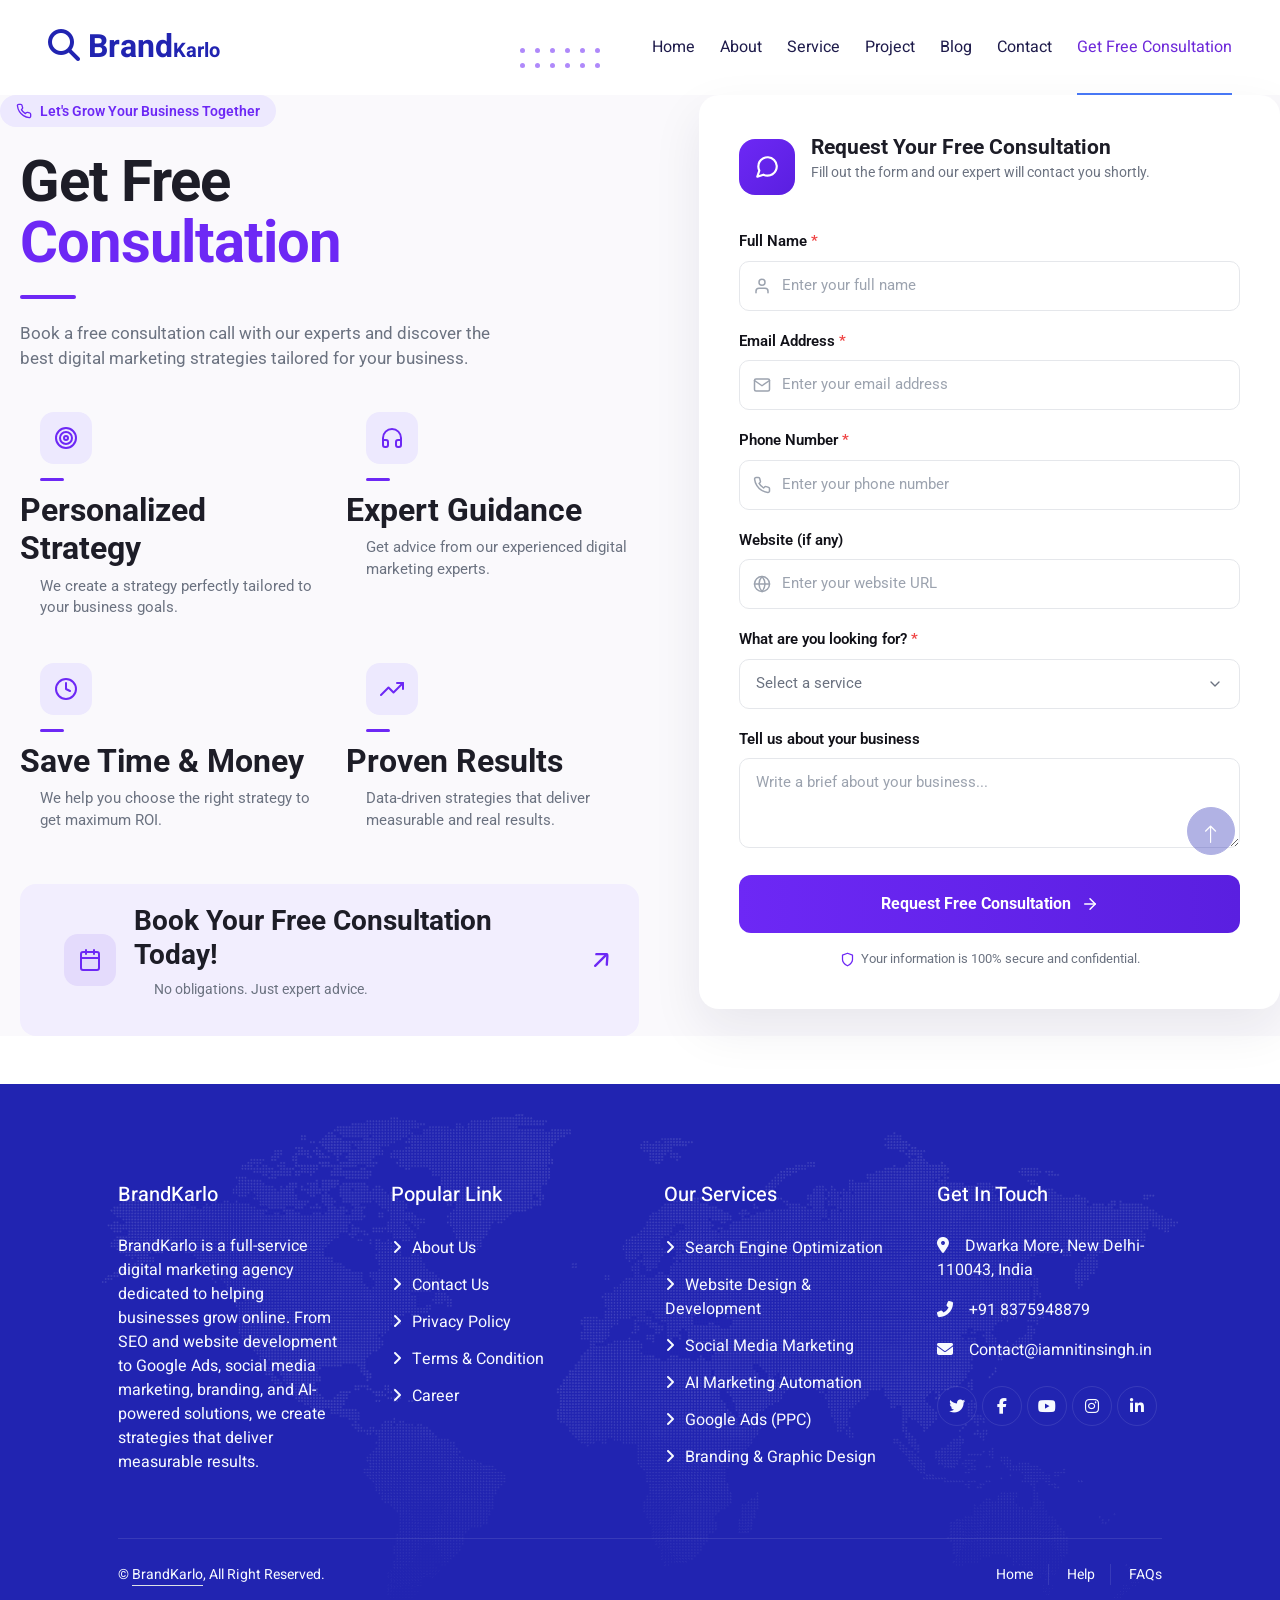
<file: Get-Free-Consultation.html>
<!DOCTYPE html>
<html lang="en">

<head>
    <meta charset="utf-8">
    <title>Get a Free Consultation | BrandKarlo Digital Marketing Agency</title>
    <meta content="width=device-width, initial-scale=1.0" name="viewport">
    <meta name="keywords" content="free digital marketing consultation, free SEO consultation, BrandKarlo consultation">
    <meta name="description" content="Book a free consultation with BrandKarlo and discover the best SEO, Google Ads and digital marketing strategy tailored for your business.">
    <meta name="robots" content="index, follow">
    <meta name="author" content="BrandKarlo">
    <link rel="canonical" href="https://brandkarlo.vercel.app/Get-Free-Consultation.html">

    <!-- Open Graph / Facebook -->
    <meta property="og:type" content="website">
    <meta property="og:url" content="https://brandkarlo.vercel.app/Get-Free-Consultation.html">
    <meta property="og:title" content="Get a Free Consultation | BrandKarlo Digital Marketing Agency">
    <meta property="og:description" content="Book a free consultation with BrandKarlo and discover the best SEO, Google Ads and digital marketing strategy tailored for your business.">
    <meta property="og:image" content="https://brandkarlo.vercel.app/img/hero.png">
    <meta property="og:site_name" content="BrandKarlo">

    <!-- Twitter -->
    <meta name="twitter:card" content="summary_large_image">
    <meta name="twitter:url" content="https://brandkarlo.vercel.app/Get-Free-Consultation.html">
    <meta name="twitter:title" content="Get a Free Consultation | BrandKarlo Digital Marketing Agency">
    <meta name="twitter:description" content="Book a free consultation with BrandKarlo and discover the best SEO, Google Ads and digital marketing strategy tailored for your business.">
    <meta name="twitter:image" content="https://brandkarlo.vercel.app/img/hero.png">

    <!-- Favicon -->
    <link href="img/favicon.ico" rel="icon">

    <!-- Google Web Fonts -->
    <link rel="preconnect" href="https://fonts.googleapis.com">
    <link rel="preconnect" href="https://fonts.gstatic.com" crossorigin>
    <link href="https://fonts.googleapis.com/css2?family=Heebo:wght@400;500&family=Roboto:wght@400;500;700&display=swap" rel="stylesheet"> 

    <!-- Icon Font Stylesheet -->
    <link href="https://cdnjs.cloudflare.com/ajax/libs/font-awesome/6.5.2/css/all.min.css" rel="stylesheet">
    <link href="https://cdn.jsdelivr.net/npm/bootstrap-icons@1.4.1/font/bootstrap-icons.css" rel="stylesheet">

    <!-- Libraries Stylesheet -->
    <link href="lib/animate/animate.min.css" rel="stylesheet">

    <!-- Customized Bootstrap Stylesheet -->
    <link href="css/bootstrap.min.css" rel="stylesheet">

    <!-- Template Stylesheet -->
    <link href="css/style.css" rel="stylesheet">
</head>

<body>
    <div class="container-fluid bg-white p-0">
        <!-- Spinner Start -->
        <div id="spinner" class="show bg-white position-fixed translate-middle w-100 vh-100 top-50 start-50 d-flex align-items-center justify-content-center">
            <div class="spinner-grow text-primary" style="width: 3rem; height: 3rem;" role="status">
                <span class="sr-only">Loading...</span>
            </div>
        </div>
        <!-- Spinner End -->


        <!-- Navbar & Hero Start -->
        <div class="container-fluid position-relative p-0">
            <nav class="navbar navbar-expand-lg navbar-light bk-navbar px-4 px-lg-5 py-3 py-lg-0">
                <a href="index.html" class="navbar-brand p-0">
                    <p class="navbar-logo m-0"><i class="fa fa-search me-2" aria-hidden="true"></i>Brand<span class="fs-5">Karlo</span></p>
                </a>
                <button class="navbar-toggler" type="button" data-bs-toggle="collapse" data-bs-target="#navbarCollapse" aria-controls="navbarCollapse" aria-expanded="false" aria-label="Toggle navigation">
                    <span class="fa fa-bars"></span>
                </button>
                <div class="collapse navbar-collapse" id="navbarCollapse">
                    <div class="navbar-nav ms-auto py-0">
                        <a href="index.html" class="nav-item nav-link">Home</a>
                        <a href="about.html" class="nav-item nav-link">About</a>
                        <a href="service.html" class="nav-item nav-link">Service</a>
                        <a href="project.html" class="nav-item nav-link">Project</a>
                        <a href="blog.html" class="nav-item nav-link">Blog</a>
                        <a href="contact.html" class="nav-item nav-link">Contact</a>
                        <a href="Get-Free-Consultation.html" class="nav-item nav-link active">Get Free Consultation</a>
                    </div>
                    </div>
            </nav>
        </div>
        <!-- Navbar & Hero End -->
        <div class="navbar-offset-spacer"></div>




        
<div class="consultation c-wrapper">
  <div class="dots">
    <span></span><span></span><span></span><span></span><span></span><span></span>
    <span></span><span></span><span></span><span></span><span></span><span></span>
  </div>

  <div class="grid-layout">
    <!-- LEFT -->
    <div class="left-col">
      <div class="badge">
        <svg width="16" height="16" viewBox="0 0 24 24" fill="none" stroke="currentColor" stroke-width="2" stroke-linecap="round" stroke-linejoin="round"><path d="M22 16.92v3a2 2 0 0 1-2.18 2 19.79 19.79 0 0 1-8.63-3.07 19.5 19.5 0 0 1-6-6 19.79 19.79 0 0 1-3.07-8.67A2 2 0 0 1 4.11 2h3a2 2 0 0 1 2 1.72c.127.96.361 1.903.7 2.81a2 2 0 0 1-.45 2.11L8.09 9.91a16 16 0 0 0 6 6l1.27-1.27a2 2 0 0 1 2.11-.45c.907.339 1.85.573 2.81.7A2 2 0 0 1 22 16.92z"/></svg>
        Let's Grow Your Business Together
      </div>

      <h1>Get Free<span class="accent">Consultation</span></h1>
      <div class="underline"></div>

      <p class="subtitle">Book a free consultation call with our experts and discover the best digital marketing strategies tailored for your business.</p>

      <div class="features">
        <div class="feature">
          <div class="feature-icon">
            <svg width="24" height="24" viewBox="0 0 24 24" fill="none" stroke="currentColor" stroke-width="2" stroke-linecap="round" stroke-linejoin="round"><circle cx="12" cy="12" r="10"/><circle cx="12" cy="12" r="6"/><circle cx="12" cy="12" r="2"/></svg>
          </div>
          <div class="mini-underline"></div>
          <h2>Personalized Strategy</h2>
          <p>We create a strategy perfectly tailored to your business goals.</p>
        </div>
        <div class="feature">
          <div class="feature-icon">
            <svg width="24" height="24" viewBox="0 0 24 24" fill="none" stroke="currentColor" stroke-width="2" stroke-linecap="round" stroke-linejoin="round"><path d="M3 18v-6a9 9 0 0 1 18 0v6"/><path d="M21 19a2 2 0 0 1-2 2h-1a2 2 0 0 1-2-2v-3a2 2 0 0 1 2-2h3zM3 19a2 2 0 0 0 2 2h1a2 2 0 0 0 2-2v-3a2 2 0 0 0-2-2H3z"/></svg>
          </div>
          <div class="mini-underline"></div>
          <h2>Expert Guidance</h2>
          <p>Get advice from our experienced digital marketing experts.</p>
        </div>
        <div class="feature">
          <div class="feature-icon">
            <svg width="24" height="24" viewBox="0 0 24 24" fill="none" stroke="currentColor" stroke-width="2" stroke-linecap="round" stroke-linejoin="round"><circle cx="12" cy="12" r="10"/><polyline points="12 6 12 12 16 14"/></svg>
          </div>
          <div class="mini-underline"></div>
          <h2>Save Time &amp; Money</h2>
          <p>We help you choose the right strategy to get maximum ROI.</p>
        </div>
        <div class="feature">
          <div class="feature-icon">
            <svg width="24" height="24" viewBox="0 0 24 24" fill="none" stroke="currentColor" stroke-width="2" stroke-linecap="round" stroke-linejoin="round"><polyline points="23 6 13.5 15.5 8.5 10.5 1 18"/><polyline points="17 6 23 6 23 12"/></svg>
          </div>
          <div class="mini-underline"></div>
          <h2>Proven Results</h2>
          <p>Data-driven strategies that deliver measurable and real results.</p>
        </div>
      </div>

      <div class="cta-strip">
        <div class="cta-strip-left">
          <div class="cta-strip-icon">
            <svg width="24" height="24" viewBox="0 0 24 24" fill="none" stroke="currentColor" stroke-width="2" stroke-linecap="round" stroke-linejoin="round"><rect x="3" y="4" width="18" height="18" rx="2"/><line x1="16" y1="2" x2="16" y2="6"/><line x1="8" y1="2" x2="8" y2="6"/><line x1="3" y1="10" x2="21" y2="10"/></svg>
          </div>
          <div>
            <h3>Book Your Free Consultation Today!</h3>
            <p>No obligations. Just expert advice.</p>
          </div>
        </div>
        <svg class="arrow" width="28" height="28" viewBox="0 0 24 24" fill="none" stroke="currentColor" stroke-width="2" stroke-linecap="round" stroke-linejoin="round"><path d="M7 17l9-9"/><path d="M8 7c3 0 8 0 9 0s0 6 0 9"/></svg>
      </div>
    </div>

    <!-- RIGHT: FORM -->
    <div class="right-col">
      <div class="form-card">
        <div class="form-header">
          <div class="form-header-icon">
            <svg width="26" height="26" viewBox="0 0 24 24" fill="none" stroke="currentColor" stroke-width="2" stroke-linecap="round" stroke-linejoin="round"><path d="M21 11.5a8.38 8.38 0 0 1-.9 3.8 8.5 8.5 0 0 1-7.6 4.7 8.38 8.38 0 0 1-3.8-.9L3 21l1.9-5.7a8.38 8.38 0 0 1-.9-3.8 8.5 8.5 0 0 1 4.7-7.6 8.38 8.38 0 0 1 3.8-.9h.5a8.48 8.48 0 0 1 8 8v.5z"/></svg>
          </div>
          <div>
            <h2>Request Your Free Consultation</h2>
            <p>Fill out the form and our expert will contact you shortly.</p>
          </div>
        </div>

        <form>
          <div class="form-group">
            <label for="gfc_full_name">Full Name <span class="req">*</span></label>
            <div class="input-wrap">
              <svg width="18" height="18" viewBox="0 0 24 24" fill="none" stroke="currentColor" stroke-width="2" stroke-linecap="round" stroke-linejoin="round"><path d="M20 21v-2a4 4 0 0 0-4-4H8a4 4 0 0 0-4 4v2"/><circle cx="12" cy="7" r="4"/></svg>
              <input type="text" id="gfc_full_name" name="full_name" placeholder="Enter your full name" required>
            </div>
          </div>

          <div class="form-group">
            <label for="gfc_email">Email Address <span class="req">*</span></label>
            <div class="input-wrap">
              <svg width="18" height="18" viewBox="0 0 24 24" fill="none" stroke="currentColor" stroke-width="2" stroke-linecap="round" stroke-linejoin="round"><rect x="2" y="4" width="20" height="16" rx="2"/><path d="M22 6l-10 7L2 6"/></svg>
              <input type="email" id="gfc_email" name="email" placeholder="Enter your email address" required>
            </div>
          </div>

          <div class="form-group">
            <label for="gfc_phone">Phone Number <span class="req">*</span></label>
            <div class="input-wrap">
              <svg width="18" height="18" viewBox="0 0 24 24" fill="none" stroke="currentColor" stroke-width="2" stroke-linecap="round" stroke-linejoin="round"><path d="M22 16.92v3a2 2 0 0 1-2.18 2 19.79 19.79 0 0 1-8.63-3.07 19.5 19.5 0 0 1-6-6 19.79 19.79 0 0 1-3.07-8.67A2 2 0 0 1 4.11 2h3a2 2 0 0 1 2 1.72c.127.96.361 1.903.7 2.81a2 2 0 0 1-.45 2.11L8.09 9.91a16 16 0 0 0 6 6l1.27-1.27a2 2 0 0 1 2.11-.45c.907.339 1.85.573 2.81.7A2 2 0 0 1 22 16.92z"/></svg>
              <input type="tel" id="gfc_phone" name="phone" placeholder="Enter your phone number" required>
            </div>
          </div>

          <div class="form-group">
            <label for="gfc_website">Website (if any)</label>
            <div class="input-wrap">
              <svg width="18" height="18" viewBox="0 0 24 24" fill="none" stroke="currentColor" stroke-width="2" stroke-linecap="round" stroke-linejoin="round"><circle cx="12" cy="12" r="10"/><line x1="2" y1="12" x2="22" y2="12"/><path d="M12 2a15.3 15.3 0 0 1 4 10 15.3 15.3 0 0 1-4 10 15.3 15.3 0 0 1-4-10 15.3 15.3 0 0 1 4-10z"/></svg>
              <input type="url" id="gfc_website" name="website" placeholder="Enter your website URL">
            </div>
          </div>

          <div class="form-group">
            <label for="gfc_service">What are you looking for? <span class="req">*</span></label>
            <select id="gfc_service" name="service_interest" required>
              <option value="" selected disabled>Select a service</option>
              <option>SEO</option>
              <option>Social Media Marketing</option>
              <option>PPC Advertising</option>
              <option>Content Marketing</option>
              <option>Web Design &amp; Development</option>
              <option>Other</option>
            </select>
          </div>

          <div class="form-group">
            <label for="gfc_details">Tell us about your business</label>
            <textarea id="gfc_details" name="business_details" placeholder="Write a brief about your business..."></textarea>
          </div>

          <button type="submit" class="submit-btn">
            Request Free Consultation
            <svg width="18" height="18" viewBox="0 0 24 24" fill="none" stroke="currentColor" stroke-width="2" stroke-linecap="round" stroke-linejoin="round"><line x1="5" y1="12" x2="19" y2="12"/><polyline points="12 5 19 12 12 19"/></svg>
          </button>
        </form>

        <div class="secure-note">
          <svg width="15" height="15" viewBox="0 0 24 24" fill="none" stroke="currentColor" stroke-width="2" stroke-linecap="round" stroke-linejoin="round"><path d="M12 22s8-4 8-10V5l-8-3-8 3v7c0 6 8 10 8 10z"/></svg>
          Your information is 100% secure and confidential.
        </div>
      </div>
    </div>
  </div>
</div>





        <!-- Footer Start -->
        <div class="container-fluid bg-primary text-light footer mt-5 pt-5 wow fadeIn" data-wow-delay="0.1s">
            <div class="container py-5 px-lg-5">
                <div class="row g-5">
                    <div class="col-md-6 col-lg-3">
                        <p class="text-white mb-4 fw-medium fs-5">BrandKarlo</p>
                        <p>BrandKarlo is a full-service digital marketing agency dedicated to helping businesses grow online. From SEO and website development to Google Ads, social media marketing, branding, and AI-powered solutions, we create strategies that deliver measurable results.</p>
                       
                    </div>


                    <div class="col-md-6 col-lg-3">
                        <p class="text-white mb-4 fw-medium fs-5">Popular Link</p>
                        <a class="btn btn-link" href="about.html">About Us</a>
                        <a class="btn btn-link" href="contact.html">Contact Us</a>
                        <a class="btn btn-link" href="privacy-policy.html">Privacy Policy</a>
                        <a class="btn btn-link" href="terms-and-conditions.html">Terms & Condition</a>
                        <a class="btn btn-link" href="careers.html">Career</a>
                    </div>
                    <div class="col-md-6 col-lg-3">
                        <p class="text-white mb-4 fw-medium fs-5">Our Services</p>
                        <a class="btn btn-link" href="service.html#seo-detail">Search Engine Optimization</a>
                        <a class="btn btn-link" href="service.html#web-design-detail">Website Design &amp; Development</a>
                        <a class="btn btn-link" href="service.html#social-media-detail">Social Media Marketing</a>
                        <a class="btn btn-link" href="service.html#ai-automation-detail">AI Marketing Automation</a>
                        <a class="btn btn-link" href="service.html#ppc-detail">Google Ads (PPC)</a>
                        <a class="btn btn-link" href="service.html#branding-detail">Branding &amp; Graphic Design</a>
                    </div>
                    

                    
                    <div class="col-md-6 col-lg-3">
                        <p class="text-white mb-4 fw-medium fs-5">Get In Touch</p>
                        <p><i class="fa fa-map-marker-alt me-3"></i>Dwarka More, New Delhi-110043, India</p>
                        <p><i class="fa fa-phone-alt me-3"></i>+91 8375948879</p>
                        <p><i class="fa fa-envelope me-3"></i>Contact@iamnitinsingh.in</p>
                        <div class="d-flex pt-2">
                            <a class="btn btn-outline-light btn-social" href="https://twitter.com/brandkarlo" target="_blank" rel="noopener noreferrer" aria-label="BrandKarlo on Twitter"><i class="fab fa-twitter"></i></a>
                            <a class="btn btn-outline-light btn-social" href="https://facebook.com/brandkarlo" target="_blank" rel="noopener noreferrer" aria-label="BrandKarlo on Facebook"><i class="fab fa-facebook-f"></i></a>
                            <a class="btn btn-outline-light btn-social" href="https://youtube.com/@brandkarlo" target="_blank" rel="noopener noreferrer" aria-label="BrandKarlo on YouTube"><i class="fab fa-youtube"></i></a>
                            <a class="btn btn-outline-light btn-social" href="https://instagram.com/brandkarlo" target="_blank" rel="noopener noreferrer" aria-label="BrandKarlo on Instagram"><i class="fab fa-instagram"></i></a>
                            <a class="btn btn-outline-light btn-social" href="https://linkedin.com/company/brandkarlo" target="_blank" rel="noopener noreferrer" aria-label="BrandKarlo on LinkedIn"><i class="fab fa-linkedin-in"></i></a>
                        </div>
                    </div>







                </div>
            </div>
            <div class="container px-lg-5">
                <div class="copyright">
                    <div class="row">
                        <div class="col-md-6 text-center text-md-start mb-3 mb-md-0">
                            &copy; <a class="border-bottom" href="index.html">BrandKarlo</a>, All Right Reserved. 
                        </div>
                        <div class="col-md-6 text-center text-md-end">
                            <div class="footer-menu">
                                <a href="index.html">Home</a>
                                <a href="contact.html">Help</a>
                                <a href="faq.html">FAQs</a>
                            </div>
                        </div>
                    </div>
                </div>
            </div>
        </div>
        <!-- Footer End -->


        <!-- Back to Top -->
        <a href="#" class="btn btn-lg btn-primary btn-lg-square back-to-top pt-2" aria-label="Back to top"><i class="bi bi-arrow-up" aria-hidden="true"></i></a>
    </div>

    <!-- JavaScript Libraries -->
    <script src="https://code.jquery.com/jquery-3.7.1.min.js"></script>
    <script src="https://cdn.jsdelivr.net/npm/bootstrap@5.3.3/dist/js/bootstrap.bundle.min.js"></script>
    <script src="lib/wow/wow.min.js"></script>
    <script src="lib/easing/easing.min.js"></script>
    <script src="lib/waypoints/waypoints.min.js"></script>

    <!-- Template Javascript -->
    <script src="js/main.js"></script>
</body>

</html>
</file>
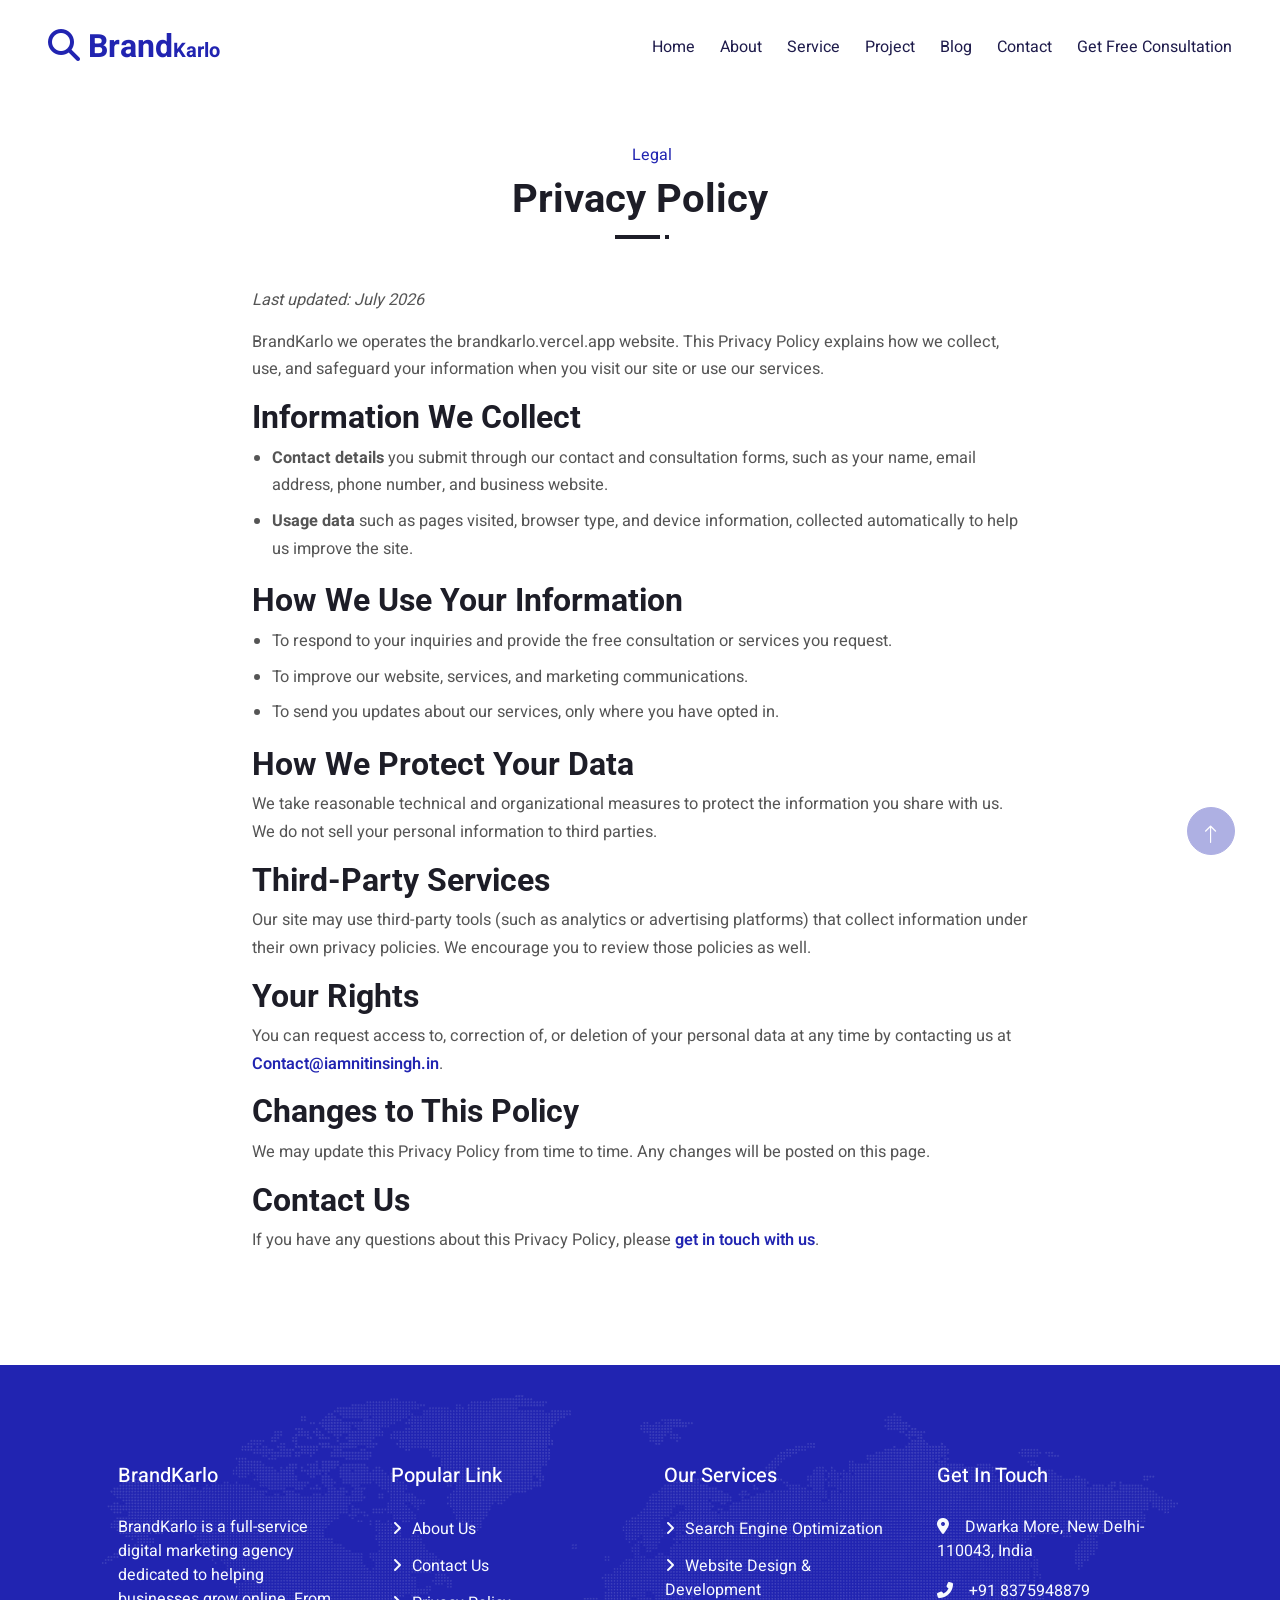
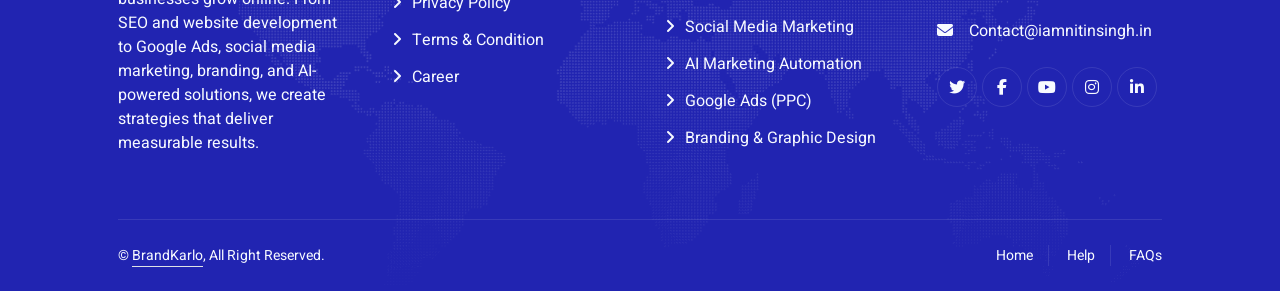
<file: privacy-policy.html>
<!DOCTYPE html>
<html lang="en">

<head>
    <meta charset="utf-8">
    <title>Privacy Policy | BrandKarlo Digital Marketing Agency</title>
    <meta content="width=device-width, initial-scale=1.0" name="viewport">
    <meta name="keywords" content="BrandKarlo privacy policy, data protection, digital marketing agency privacy">
    <meta name="description" content="Read BrandKarlo's privacy policy to understand how we collect, use, and protect your personal information.">
    <meta name="robots" content="index, follow">
    <meta name="author" content="BrandKarlo">
    <link rel="canonical" href="https://brandkarlo.vercel.app/privacy-policy.html">

    <!-- Open Graph / Facebook -->
    <meta property="og:type" content="website">
    <meta property="og:url" content="https://brandkarlo.vercel.app/privacy-policy.html">
    <meta property="og:title" content="Privacy Policy | BrandKarlo Digital Marketing Agency">
    <meta property="og:description" content="Read BrandKarlo's privacy policy to understand how we collect, use, and protect your personal information.">
    <meta property="og:image" content="https://brandkarlo.vercel.app/img/hero.png">
    <meta property="og:site_name" content="BrandKarlo">

    <!-- Twitter -->
    <meta name="twitter:card" content="summary_large_image">
    <meta name="twitter:url" content="https://brandkarlo.vercel.app/privacy-policy.html">
    <meta name="twitter:title" content="Privacy Policy | BrandKarlo Digital Marketing Agency">
    <meta name="twitter:description" content="Read BrandKarlo's privacy policy to understand how we collect, use, and protect your personal information.">
    <meta name="twitter:image" content="https://brandkarlo.vercel.app/img/hero.png">

    <!-- Favicon -->
    <link href="img/favicon.ico" rel="icon">

    <!-- Google Web Fonts -->
    <link rel="preconnect" href="https://fonts.googleapis.com">
    <link rel="preconnect" href="https://fonts.gstatic.com" crossorigin>
    <link href="https://fonts.googleapis.com/css2?family=Heebo:wght@400;500&family=Roboto:wght@400;500;700&display=swap" rel="stylesheet"> 

    <!-- Icon Font Stylesheet -->
    <link href="https://cdnjs.cloudflare.com/ajax/libs/font-awesome/6.5.2/css/all.min.css" rel="stylesheet">
    <link href="https://cdn.jsdelivr.net/npm/bootstrap-icons@1.4.1/font/bootstrap-icons.css" rel="stylesheet">

    <!-- Libraries Stylesheet -->
    <link href="lib/animate/animate.min.css" rel="stylesheet">

    <!-- Customized Bootstrap Stylesheet -->
    <link href="css/bootstrap.min.css" rel="stylesheet">

    <!-- Template Stylesheet -->
    <link href="css/style.css" rel="stylesheet">
</head>

<body>
    <div class="container-fluid bg-white p-0">
        <!-- Spinner Start -->
        <div id="spinner" class="show bg-white position-fixed translate-middle w-100 vh-100 top-50 start-50 d-flex align-items-center justify-content-center">
            <div class="spinner-grow text-primary" style="width: 3rem; height: 3rem;" role="status">
                <span class="sr-only">Loading...</span>
            </div>
        </div>
        <!-- Spinner End -->


        <!-- Navbar & Hero Start -->
        <div class="container-fluid position-relative p-0">
            <nav class="navbar navbar-expand-lg navbar-light bk-navbar px-4 px-lg-5 py-3 py-lg-0">
                <a href="index.html" class="navbar-brand p-0">
                    <p class="navbar-logo m-0"><i class="fa fa-search me-2" aria-hidden="true"></i>Brand<span class="fs-5">Karlo</span></p>
                </a>
                <button class="navbar-toggler" type="button" data-bs-toggle="collapse" data-bs-target="#navbarCollapse" aria-controls="navbarCollapse" aria-expanded="false" aria-label="Toggle navigation">
                    <span class="fa fa-bars"></span>
                </button>
                <div class="collapse navbar-collapse" id="navbarCollapse">
                    <div class="navbar-nav ms-auto py-0">
                        <a href="index.html" class="nav-item nav-link">Home</a>
                        <a href="about.html" class="nav-item nav-link">About</a>
                        <a href="service.html" class="nav-item nav-link">Service</a>
                        <a href="project.html" class="nav-item nav-link">Project</a>
                        <a href="blog.html" class="nav-item nav-link">Blog</a>
                        <a href="contact.html" class="nav-item nav-link">Contact</a>
                        <a href="Get-Free-Consultation.html" class="nav-item nav-link">Get Free Consultation</a>
                    </div>
                    </div>
            </nav>
        </div>
        <!-- Navbar & Hero End -->
        <div class="navbar-offset-spacer"></div>


        <!-- Static Page Start -->
        <div class="container-fluid py-5">
            <div class="container px-lg-5">
                <div class="section-title position-relative text-center mb-5 pb-2 wow fadeInUp" data-wow-delay="0.1s">
                    <span class="section-kicker position-relative d-inline text-primary ps-4">Legal</span>
                    <h1 class="mt-2">Privacy Policy</h1>
                </div>
                <div class="row justify-content-center">
                    <div class="col-lg-9 static-page-content">
                        <p><em>Last updated: July 2026</em></p>

                        <p>BrandKarlo we operates the brandkarlo.vercel.app website. This Privacy Policy explains how we collect, use, and safeguard your information when you visit our site or use our services.</p>

                        <h2>Information We Collect</h2>
                        <ul>
                            <li><strong>Contact details</strong> you submit through our contact and consultation forms, such as your name, email address, phone number, and business website.</li>
                            <li><strong>Usage data</strong> such as pages visited, browser type, and device information, collected automatically to help us improve the site.</li>
                        </ul>

                        <h2>How We Use Your Information</h2>
                        <ul>
                            <li>To respond to your inquiries and provide the free consultation or services you request.</li>
                            <li>To improve our website, services, and marketing communications.</li>
                            <li>To send you updates about our services, only where you have opted in.</li>
                        </ul>

                        <h2>How We Protect Your Data</h2>
                        <p>We take reasonable technical and organizational measures to protect the information you share with us. We do not sell your personal information to third parties.</p>

                        <h2>Third-Party Services</h2>
                        <p>Our site may use third-party tools (such as analytics or advertising platforms) that collect information under their own privacy policies. We encourage you to review those policies as well.</p>

                        <h2>Your Rights</h2>
                        <p>You can request access to, correction of, or deletion of your personal data at any time by contacting us at <a href="mailto:Contact@iamnitinsingh.in">Contact@iamnitinsingh.in</a>.</p>

                        <h2>Changes to This Policy</h2>
                        <p>We may update this Privacy Policy from time to time. Any changes will be posted on this page.</p>

                        <h2>Contact Us</h2>
                        <p>If you have any questions about this Privacy Policy, please <a href="contact.html">get in touch with us</a>.</p>
                    </div>
                </div>
            </div>
        </div>
        <!-- Static Page End -->

        <!-- Footer Start -->
        <div class="container-fluid bg-primary text-light footer mt-5 pt-5 wow fadeIn" data-wow-delay="0.1s">
            <div class="container py-5 px-lg-5">
                <div class="row g-5">
                    <div class="col-md-6 col-lg-3">
                        <p class="text-white mb-4 fw-medium fs-5">BrandKarlo</p>
                        <p>BrandKarlo is a full-service digital marketing agency dedicated to helping businesses grow online. From SEO and website development to Google Ads, social media marketing, branding, and AI-powered solutions, we create strategies that deliver measurable results.</p>
                       
                    </div>


                    <div class="col-md-6 col-lg-3">
                        <p class="text-white mb-4 fw-medium fs-5">Popular Link</p>
                        <a class="btn btn-link" href="about.html">About Us</a>
                        <a class="btn btn-link" href="contact.html">Contact Us</a>
                        <a class="btn btn-link" href="privacy-policy.html">Privacy Policy</a>
                        <a class="btn btn-link" href="terms-and-conditions.html">Terms & Condition</a>
                        <a class="btn btn-link" href="careers.html">Career</a>
                    </div>
                    <div class="col-md-6 col-lg-3">
                        <p class="text-white mb-4 fw-medium fs-5">Our Services</p>
                        <a class="btn btn-link" href="service.html#seo-detail">Search Engine Optimization</a>
                        <a class="btn btn-link" href="service.html#web-design-detail">Website Design &amp; Development</a>
                        <a class="btn btn-link" href="service.html#social-media-detail">Social Media Marketing</a>
                        <a class="btn btn-link" href="service.html#ai-automation-detail">AI Marketing Automation</a>
                        <a class="btn btn-link" href="service.html#ppc-detail">Google Ads (PPC)</a>
                        <a class="btn btn-link" href="service.html#branding-detail">Branding &amp; Graphic Design</a>
                    </div>
                    

                    
                    <div class="col-md-6 col-lg-3">
                        <p class="text-white mb-4 fw-medium fs-5">Get In Touch</p>
                        <p><i class="fa fa-map-marker-alt me-3"></i>Dwarka More, New Delhi-110043, India</p>
                        <p><i class="fa fa-phone-alt me-3"></i>+91 8375948879</p>
                        <p><i class="fa fa-envelope me-3"></i>Contact@iamnitinsingh.in</p>
                        <div class="d-flex pt-2">
                            <a class="btn btn-outline-light btn-social" href="https://twitter.com/brandkarlo" target="_blank" rel="noopener noreferrer" aria-label="BrandKarlo on Twitter"><i class="fab fa-twitter"></i></a>
                            <a class="btn btn-outline-light btn-social" href="https://facebook.com/brandkarlo" target="_blank" rel="noopener noreferrer" aria-label="BrandKarlo on Facebook"><i class="fab fa-facebook-f"></i></a>
                            <a class="btn btn-outline-light btn-social" href="https://youtube.com/@brandkarlo" target="_blank" rel="noopener noreferrer" aria-label="BrandKarlo on YouTube"><i class="fab fa-youtube"></i></a>
                            <a class="btn btn-outline-light btn-social" href="https://instagram.com/brandkarlo" target="_blank" rel="noopener noreferrer" aria-label="BrandKarlo on Instagram"><i class="fab fa-instagram"></i></a>
                            <a class="btn btn-outline-light btn-social" href="https://linkedin.com/company/brandkarlo" target="_blank" rel="noopener noreferrer" aria-label="BrandKarlo on LinkedIn"><i class="fab fa-linkedin-in"></i></a>
                        </div>
                    </div>







                </div>
            </div>
            <div class="container px-lg-5">
                <div class="copyright">
                    <div class="row">
                        <div class="col-md-6 text-center text-md-start mb-3 mb-md-0">
                            &copy; <a class="border-bottom" href="index.html">BrandKarlo</a>, All Right Reserved. 
                        </div>
                        <div class="col-md-6 text-center text-md-end">
                            <div class="footer-menu">
                                <a href="index.html">Home</a>
                                <a href="contact.html">Help</a>
                                <a href="faq.html">FAQs</a>
                            </div>
                        </div>
                    </div>
                </div>
            </div>
        </div>
        <!-- Footer End -->

        <!-- Back to Top -->
        <a href="#" class="btn btn-lg btn-primary btn-lg-square back-to-top pt-2" aria-label="Back to top"><i class="bi bi-arrow-up" aria-hidden="true"></i></a>
    </div>

    <!-- JavaScript Libraries -->
    <script src="https://code.jquery.com/jquery-3.7.1.min.js"></script>
    <script src="https://cdn.jsdelivr.net/npm/bootstrap@5.3.3/dist/js/bootstrap.bundle.min.js"></script>
    <script src="lib/wow/wow.min.js"></script>
    <script src="lib/easing/easing.min.js"></script>
    <script src="lib/waypoints/waypoints.min.js"></script>

    <!-- Template Javascript -->
    <script src="js/main.js"></script>
</body>

</html>
</file>
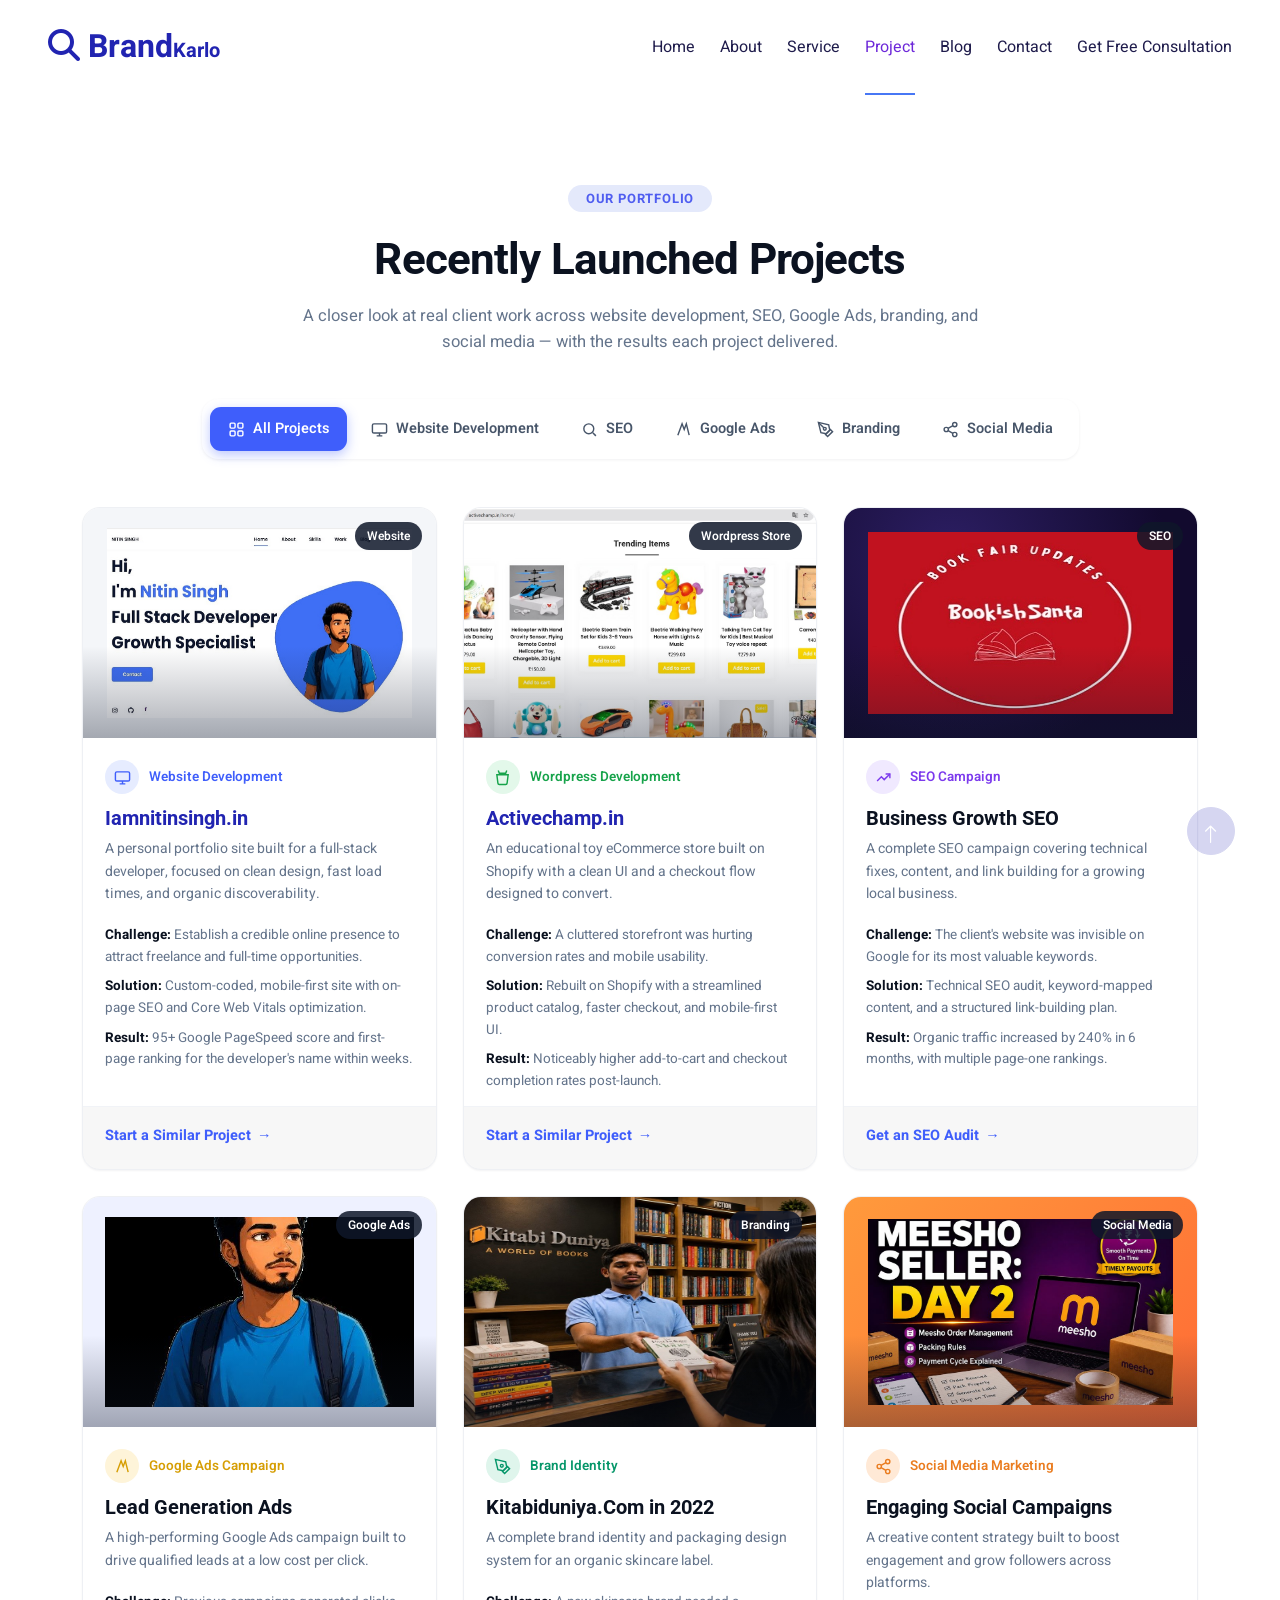
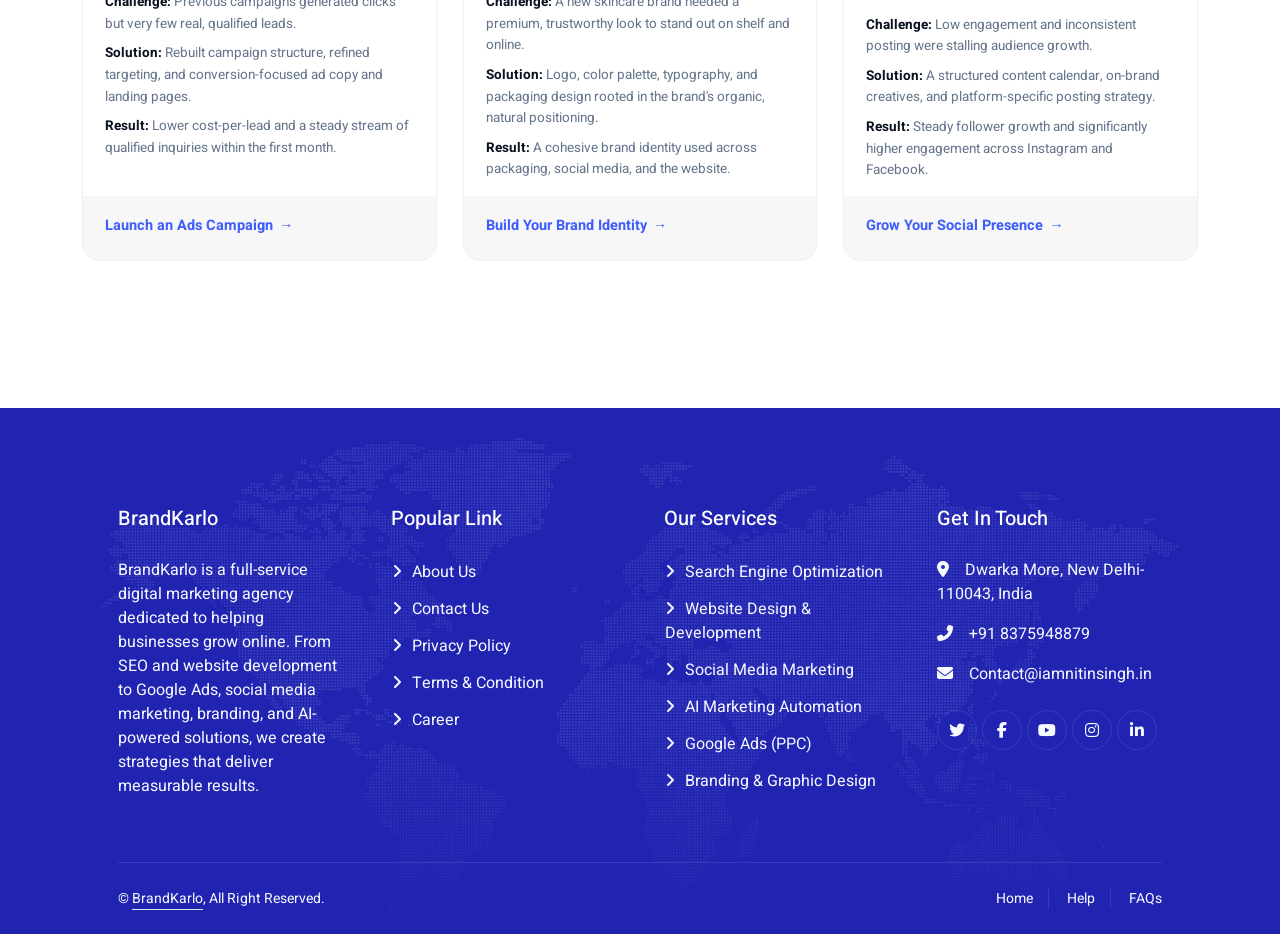
<file: project.html>
<!DOCTYPE html>
<html lang="en">

<head>
    <meta charset="utf-8">
    <title>Our Projects | Digital Marketing Portfolio – BrandKarlo</title>
    <meta content="width=device-width, initial-scale=1.0" name="viewport">
    <meta name="keywords" content="BrandKarlo portfolio, digital marketing case studies, web design projects, SEO case studies">
    <meta name="description" content="Browse BrandKarlo's recent client projects across web design, SEO, Google Ads, branding and social media marketing.">
    <meta name="robots" content="index, follow">
    <meta name="author" content="BrandKarlo">
    <link rel="canonical" href="https://brandkarlo.vercel.app/project.html">

    <!-- Open Graph / Facebook -->
    <meta property="og:type" content="website">
    <meta property="og:url" content="https://brandkarlo.vercel.app/project.html">
    <meta property="og:title" content="Our Projects | Digital Marketing Portfolio – BrandKarlo">
    <meta property="og:description" content="Browse BrandKarlo's recent client projects across web design, SEO, Google Ads, branding and social media marketing.">
    <meta property="og:image" content="https://brandkarlo.vercel.app/img/portfolio-1.jpg">
    <meta property="og:site_name" content="BrandKarlo">

    <!-- Twitter -->
    <meta name="twitter:card" content="summary_large_image">
    <meta name="twitter:url" content="https://brandkarlo.vercel.app/project.html">
    <meta name="twitter:title" content="Our Projects | Digital Marketing Portfolio – BrandKarlo">
    <meta name="twitter:description" content="Browse BrandKarlo's recent client projects across web design, SEO, Google Ads, branding and social media marketing.">
    <meta name="twitter:image" content="https://brandkarlo.vercel.app/img/portfolio-1.jpg">

    <!-- Favicon -->
    <link href="img/favicon.ico" rel="icon">

    <!-- Google Web Fonts -->
    <link rel="preconnect" href="https://fonts.googleapis.com">
    <link rel="preconnect" href="https://fonts.gstatic.com" crossorigin>
    <link href="https://fonts.googleapis.com/css2?family=Heebo:wght@400;500&family=Roboto:wght@400;500;700&display=swap" rel="stylesheet"> 

    <!-- Icon Font Stylesheet -->
    <link href="https://cdnjs.cloudflare.com/ajax/libs/font-awesome/6.5.2/css/all.min.css" rel="stylesheet">
    <link href="https://cdn.jsdelivr.net/npm/bootstrap-icons@1.4.1/font/bootstrap-icons.css" rel="stylesheet">

    <!-- Libraries Stylesheet -->
    <link href="lib/animate/animate.min.css" rel="stylesheet">

    <!-- Customized Bootstrap Stylesheet -->
    <link href="css/bootstrap.min.css" rel="stylesheet">

    <!-- Template Stylesheet -->
    <link href="css/style.css" rel="stylesheet">
</head>

<body>
    <div class="container-fluid bg-white p-0">
        <!-- Spinner Start -->
        <div id="spinner" class="show bg-white position-fixed translate-middle w-100 vh-100 top-50 start-50 d-flex align-items-center justify-content-center">
            <div class="spinner-grow text-primary" style="width: 3rem; height: 3rem;" role="status">
                <span class="sr-only">Loading...</span>
            </div>
        </div>
        <!-- Spinner End -->


        <!-- Navbar & Hero Start -->
        <div class="container-fluid position-relative p-0">
            <nav class="navbar navbar-expand-lg navbar-light bk-navbar px-4 px-lg-5 py-3 py-lg-0">
                <a href="index.html" class="navbar-brand p-0">
                    <p class="navbar-logo m-0"><i class="fa fa-search me-2" aria-hidden="true"></i>Brand<span class="fs-5">Karlo</span></p>
                </a>
                <button class="navbar-toggler" type="button" data-bs-toggle="collapse" data-bs-target="#navbarCollapse" aria-controls="navbarCollapse" aria-expanded="false" aria-label="Toggle navigation">
                    <span class="fa fa-bars"></span>
                </button>
                <div class="collapse navbar-collapse" id="navbarCollapse">
                    <div class="navbar-nav ms-auto py-0">
                        <a href="index.html" class="nav-item nav-link">Home</a>
                        <a href="about.html" class="nav-item nav-link">About</a>
                        <a href="service.html" class="nav-item nav-link">Service</a>
                        <a href="project.html" class="nav-item nav-link active">Project</a>
                        <a href="blog.html" class="nav-item nav-link">Blog</a>
                        <a href="contact.html" class="nav-item nav-link">Contact</a>
                        <a href="Get-Free-Consultation.html" class="nav-item nav-link">Get Free Consultation</a>
                    </div>
                    </div>
            </nav>
        </div>
        <!-- Navbar & Hero End -->
        <div class="navbar-offset-spacer"></div>


        <!-- Portfolio Start -->
        <section class="portfolio">
          <div class="container">

            <!-- Header -->
            <div class="portfolio-header">
              <span class="badge">OUR PORTFOLIO</span>
              <h1 class="title">Recently Launched Projects</h1>
              <p class="subtitle">
                A closer look at real client work across website development, SEO,
                Google Ads, branding, and social media &mdash; with the results each project delivered.
              </p>
            </div>

            <!-- Filter Tabs -->
            <div class="filters">
              <button class="filter-btn active" data-filter="all">
                <img class="icon" src="img/filter-all.svg" alt="All Projects icon">
                All Projects
              </button>
              <button class="filter-btn" data-filter="website">
                <img class="icon" src="img/filter-website.svg" alt="Website Development icon">
                Website Development
              </button>
              <button class="filter-btn" data-filter="seo">
                <img class="icon" src="img/filter-seo.svg" alt="SEO icon">
                SEO
              </button>
              <button class="filter-btn" data-filter="ads">
                <img class="icon" src="img/filter-ads.svg" alt="Google Ads icon">
                Google Ads
              </button>
              <button class="filter-btn" data-filter="branding">
                <img class="icon" src="img/filter-branding.svg" alt="Branding icon">
                Branding
              </button>
              <button class="filter-btn" data-filter="social">
                <img class="icon" src="img/filter-social.svg" alt="Social Media icon">
                Social Media
              </button>
            </div>

            <!-- Projects Grid -->
            <div class="projects-grid">

              <!-- Card 1: Website -->
              <article class="card" id="iamnitinsingh-portfolio" data-category="website">
                <div class="card-preview preview-website has-img">
                  <span class="tag">Website</span>
                  <img class="project-img" src="img/projects/iamnitinsingh.jpg" alt="iamnitinsingh.in portfolio website project" width="1295" height="634" loading="lazy" decoding="async">
                </div>
                <div class="card-body">
                  <div class="card-meta">
                    <span class="meta-icon meta-blue">
                      <img src="img/meta-website.svg" alt="Website icon">
                    </span>
                    <span class="meta-label meta-label-blue">Website Development</span>
                  </div>
                  <h2 class="card-title"><a href="https://www.iamnitinsingh.in" target="_blank">Iamnitinsingh.in</a></h2>
                  <p class="card-desc">A personal portfolio site built for a full-stack developer, focused on clean design, fast load times, and organic discoverability.</p>
                  <ul class="case-study-list">
                    <li><strong>Challenge:</strong> Establish a credible online presence to attract freelance and full-time opportunities.</li>
                    <li><strong>Solution:</strong> Custom-coded, mobile-first site with on-page SEO and Core Web Vitals optimization.</li>
                    <li><strong>Result:</strong> 95+ Google PageSpeed score and first-page ranking for the developer's name within weeks.</li>
                  </ul>
                </div>
                <div class="card-footer">
                  <a href="Get-Free-Consultation.html" class="view-link">Start a Similar Project <span class="arrow">→</span></a>
                </div>
              </article>

              <!-- Card 2: Shopify -->
              <article class="card" id="activechamp-shopify" data-category="website">
                <div class="card-preview preview-shopify has-img">
                  <span class="tag">Wordpress Store</span>
                  <img class="project-img" src="img/projects/activechamp.jpg" alt="ActiveChamp Shopify store project" width="1341" height="688" loading="lazy" decoding="async">
                </div>
                <div class="card-body">
                  <div class="card-meta">
                    <span class="meta-icon meta-green">
                      <img src="img/meta-shopify.svg" alt="Shopify icon">
                    </span>
                    <span class="meta-label meta-label-green">Wordpress Development</span>
                  </div>
                  <h2 class="card-title"><a href="https://activechamp.in" target="_blank">Activechamp.in</a></h2>
                  <p class="card-desc">An educational toy eCommerce store built on Shopify with a clean UI and a checkout flow designed to convert.</p>
                  <ul class="case-study-list">
                    <li><strong>Challenge:</strong> A cluttered storefront was hurting conversion rates and mobile usability.</li>
                    <li><strong>Solution:</strong> Rebuilt on Shopify with a streamlined product catalog, faster checkout, and mobile-first UI.</li>
                    <li><strong>Result:</strong> Noticeably higher add-to-cart and checkout completion rates post-launch.</li>
                  </ul>
                </div>
                <div class="card-footer">
                  <a href="Get-Free-Consultation.html" class="view-link">Start a Similar Project <span class="arrow">→</span></a>
                </div>
              </article>

              <!-- Card 3: SEO -->
              <article class="card" id="business-growth-seo" data-category="seo">
                <div class="card-preview preview-seo has-img">
                  <span class="tag">SEO</span>
                  <img class="project-img" src="img/projects/bookishsanta.jpg" alt="Business Growth SEO campaign project" width="545" height="350" loading="lazy" decoding="async">
                </div>
                <div class="card-body">
                  <div class="card-meta">
                    <span class="meta-icon meta-purple">
                      <img src="img/meta-seo.svg" alt="SEO icon">
                    </span>
                    <span class="meta-label meta-label-purple">SEO Campaign</span>
                  </div>
                  <h2 class="card-title">Business Growth SEO</h2>
                  <p class="card-desc">A complete SEO campaign covering technical fixes, content, and link building for a growing local business.</p>
                  <ul class="case-study-list">
                    <li><strong>Challenge:</strong> The client's website was invisible on Google for its most valuable keywords.</li>
                    <li><strong>Solution:</strong> Technical SEO audit, keyword-mapped content, and a structured link-building plan.</li>
                    <li><strong>Result:</strong> Organic traffic increased by 240% in 6 months, with multiple page-one rankings.</li>
                  </ul>
                </div>
                <div class="card-footer">
                  <a href="Get-Free-Consultation.html" class="view-link">Get an SEO Audit <span class="arrow">→</span></a>
                </div>
              </article>

              <!-- Card 4: Google Ads -->
              <article class="card" id="lead-generation-ads" data-category="ads">
                <div class="card-preview preview-ads has-img">
                  <span class="tag">Google Ads</span>
                  <img class="project-img" src="img/projects/project-5.jpg" alt="Lead Generation Google Ads campaign project" width="500" height="500" loading="lazy" decoding="async">
                </div>
                <div class="card-body">
                  <div class="card-meta">
                    <span class="meta-icon meta-yellow">
                      <img src="img/meta-ads.svg" alt="Google Ads icon">
                    </span>
                    <span class="meta-label meta-label-yellow">Google Ads Campaign</span>
                  </div>
                  <h2 class="card-title">Lead Generation Ads</h2>
                  <p class="card-desc">A high-performing Google Ads campaign built to drive qualified leads at a low cost per click.</p>
                  <ul class="case-study-list">
                    <li><strong>Challenge:</strong> Previous campaigns generated clicks but very few real, qualified leads.</li>
                    <li><strong>Solution:</strong> Rebuilt campaign structure, refined targeting, and conversion-focused ad copy and landing pages.</li>
                    <li><strong>Result:</strong> Lower cost-per-lead and a steady stream of qualified inquiries within the first month.</li>
                  </ul>
                </div>
                <div class="card-footer">
                  <a href="Get-Free-Consultation.html" class="view-link">Launch an Ads Campaign <span class="arrow">→</span></a>
                </div>
              </article>

              <!-- Card 5: Branding -->
              <article class="card" id="forest-co-skincare" data-category="branding">
                <div class="card-preview preview-branding has-img">
                  <span class="tag">Branding</span>
                  <img class="project-img" src="img/projects/project-2.jpg" alt="Forest and Co skincare branding project" width="880" height="600" loading="lazy" decoding="async">
                </div>
                <div class="card-body">
                  <div class="card-meta">
                    <span class="meta-icon meta-emerald">
                      <img src="img/meta-branding.svg" alt="Branding icon">
                    </span>
                    <span class="meta-label meta-label-emerald">Brand Identity</span>
                  </div>
                  <h2 class="card-title">Kitabiduniya.Com in 2022  </h2>
                  <p class="card-desc">A complete brand identity and packaging design system for an organic skincare label.</p>
                  <ul class="case-study-list">
                    <li><strong>Challenge:</strong> A new skincare brand needed a premium, trustworthy look to stand out on shelf and online.</li>
                    <li><strong>Solution:</strong> Logo, color palette, typography, and packaging design rooted in the brand's organic, natural positioning.</li>
                    <li><strong>Result:</strong> A cohesive brand identity used across packaging, social media, and the website.</li>
                  </ul>
                </div>
                <div class="card-footer">
                  <a href="Get-Free-Consultation.html" class="view-link">Build Your Brand Identity <span class="arrow">→</span></a>
                </div>
              </article>

              <!-- Card 6: Social Media -->
              <article class="card" id="engaging-social-campaigns" data-category="social">
                <div class="card-preview preview-social has-img">
                  <span class="tag">Social Media</span>
                  <img class="project-img" src="img/projects/project-3.jpg" alt="Engaging social media campaigns project" width="900" height="600" loading="lazy" decoding="async">
                </div>
                <div class="card-body">
                  <div class="card-meta">
                    <span class="meta-icon meta-orange">
                      <img src="img/meta-social.svg" alt="Social media icon">
                    </span>
                    <span class="meta-label meta-label-orange">Social Media Marketing</span>
                  </div>
                  <h2 class="card-title">Engaging Social Campaigns</h2>
                  <p class="card-desc">A creative content strategy built to boost engagement and grow followers across platforms.</p>
                  <ul class="case-study-list">
                    <li><strong>Challenge:</strong> Low engagement and inconsistent posting were stalling audience growth.</li>
                    <li><strong>Solution:</strong> A structured content calendar, on-brand creatives, and platform-specific posting strategy.</li>
                    <li><strong>Result:</strong> Steady follower growth and significantly higher engagement across Instagram and Facebook.</li>
                  </ul>
                </div>
                <div class="card-footer">
                  <a href="Get-Free-Consultation.html" class="view-link">Grow Your Social Presence <span class="arrow">→</span></a>
                </div>
              </article>

            </div>
          </div>
        </section>
        <!-- Portfolio End -->
        

      
        <!-- Footer Start -->
        <div class="container-fluid bg-primary text-light footer mt-5 pt-5 wow fadeIn" data-wow-delay="0.1s">
            <div class="container py-5 px-lg-5">
                <div class="row g-5">
                    <div class="col-md-6 col-lg-3">
                        <p class="text-white mb-4 fw-medium fs-5">BrandKarlo</p>
                        <p>BrandKarlo is a full-service digital marketing agency dedicated to helping businesses grow online. From SEO and website development to Google Ads, social media marketing, branding, and AI-powered solutions, we create strategies that deliver measurable results.</p>
                       
                    </div>


                    <div class="col-md-6 col-lg-3">
                        <p class="text-white mb-4 fw-medium fs-5">Popular Link</p>
                        <a class="btn btn-link" href="about.html">About Us</a>
                        <a class="btn btn-link" href="contact.html">Contact Us</a>
                        <a class="btn btn-link" href="privacy-policy.html">Privacy Policy</a>
                        <a class="btn btn-link" href="terms-and-conditions.html">Terms & Condition</a>
                        <a class="btn btn-link" href="careers.html">Career</a>
                    </div>
                    <div class="col-md-6 col-lg-3">
                        <p class="text-white mb-4 fw-medium fs-5">Our Services</p>
                        <a class="btn btn-link" href="service.html#seo-detail">Search Engine Optimization</a>
                        <a class="btn btn-link" href="service.html#web-design-detail">Website Design &amp; Development</a>
                        <a class="btn btn-link" href="service.html#social-media-detail">Social Media Marketing</a>
                        <a class="btn btn-link" href="service.html#ai-automation-detail">AI Marketing Automation</a>
                        <a class="btn btn-link" href="service.html#ppc-detail">Google Ads (PPC)</a>
                        <a class="btn btn-link" href="service.html#branding-detail">Branding &amp; Graphic Design</a>
                    </div>
                    

                    
                    <div class="col-md-6 col-lg-3">
                        <p class="text-white mb-4 fw-medium fs-5">Get In Touch</p>
                        <p><i class="fa fa-map-marker-alt me-3"></i>Dwarka More, New Delhi-110043, India</p>
                        <p><i class="fa fa-phone-alt me-3"></i>+91 8375948879</p>
                        <p><i class="fa fa-envelope me-3"></i>Contact@iamnitinsingh.in</p>
                        <div class="d-flex pt-2">
                            <a class="btn btn-outline-light btn-social" href="https://twitter.com/brandkarlo" target="_blank" rel="noopener noreferrer" aria-label="BrandKarlo on Twitter"><i class="fab fa-twitter"></i></a>
                            <a class="btn btn-outline-light btn-social" href="https://facebook.com/brandkarlo" target="_blank" rel="noopener noreferrer" aria-label="BrandKarlo on Facebook"><i class="fab fa-facebook-f"></i></a>
                            <a class="btn btn-outline-light btn-social" href="https://youtube.com/@brandkarlo" target="_blank" rel="noopener noreferrer" aria-label="BrandKarlo on YouTube"><i class="fab fa-youtube"></i></a>
                            <a class="btn btn-outline-light btn-social" href="https://instagram.com/brandkarlo" target="_blank" rel="noopener noreferrer" aria-label="BrandKarlo on Instagram"><i class="fab fa-instagram"></i></a>
                            <a class="btn btn-outline-light btn-social" href="https://linkedin.com/company/brandkarlo" target="_blank" rel="noopener noreferrer" aria-label="BrandKarlo on LinkedIn"><i class="fab fa-linkedin-in"></i></a>
                        </div>
                    </div>







                </div>
            </div>
            <div class="container px-lg-5">
                <div class="copyright">
                    <div class="row">
                        <div class="col-md-6 text-center text-md-start mb-3 mb-md-0">
                            &copy; <a class="border-bottom" href="index.html">BrandKarlo</a>, All Right Reserved. 
                        </div>
                        <div class="col-md-6 text-center text-md-end">
                            <div class="footer-menu">
                                <a href="index.html">Home</a>
                                <a href="contact.html">Help</a>
                                <a href="faq.html">FAQs</a>
                            </div>
                        </div>
                    </div>
                </div>
            </div>
        </div>
        <!-- Footer End -->

        <!-- Back to Top -->
        <a href="#" class="btn btn-lg btn-primary btn-lg-square back-to-top pt-2" aria-label="Back to top"><i class="bi bi-arrow-up" aria-hidden="true"></i></a>
    </div>

    <!-- JavaScript Libraries -->
    <script src="https://code.jquery.com/jquery-3.7.1.min.js"></script>
    <script src="https://cdn.jsdelivr.net/npm/bootstrap@5.3.3/dist/js/bootstrap.bundle.min.js"></script>
    <script src="lib/wow/wow.min.js"></script>
    <script src="lib/easing/easing.min.js"></script>
    <script src="lib/waypoints/waypoints.min.js"></script>

    <!-- Template Javascript -->
    <script src="js/main.js"></script>
</body>

</html>
</file>
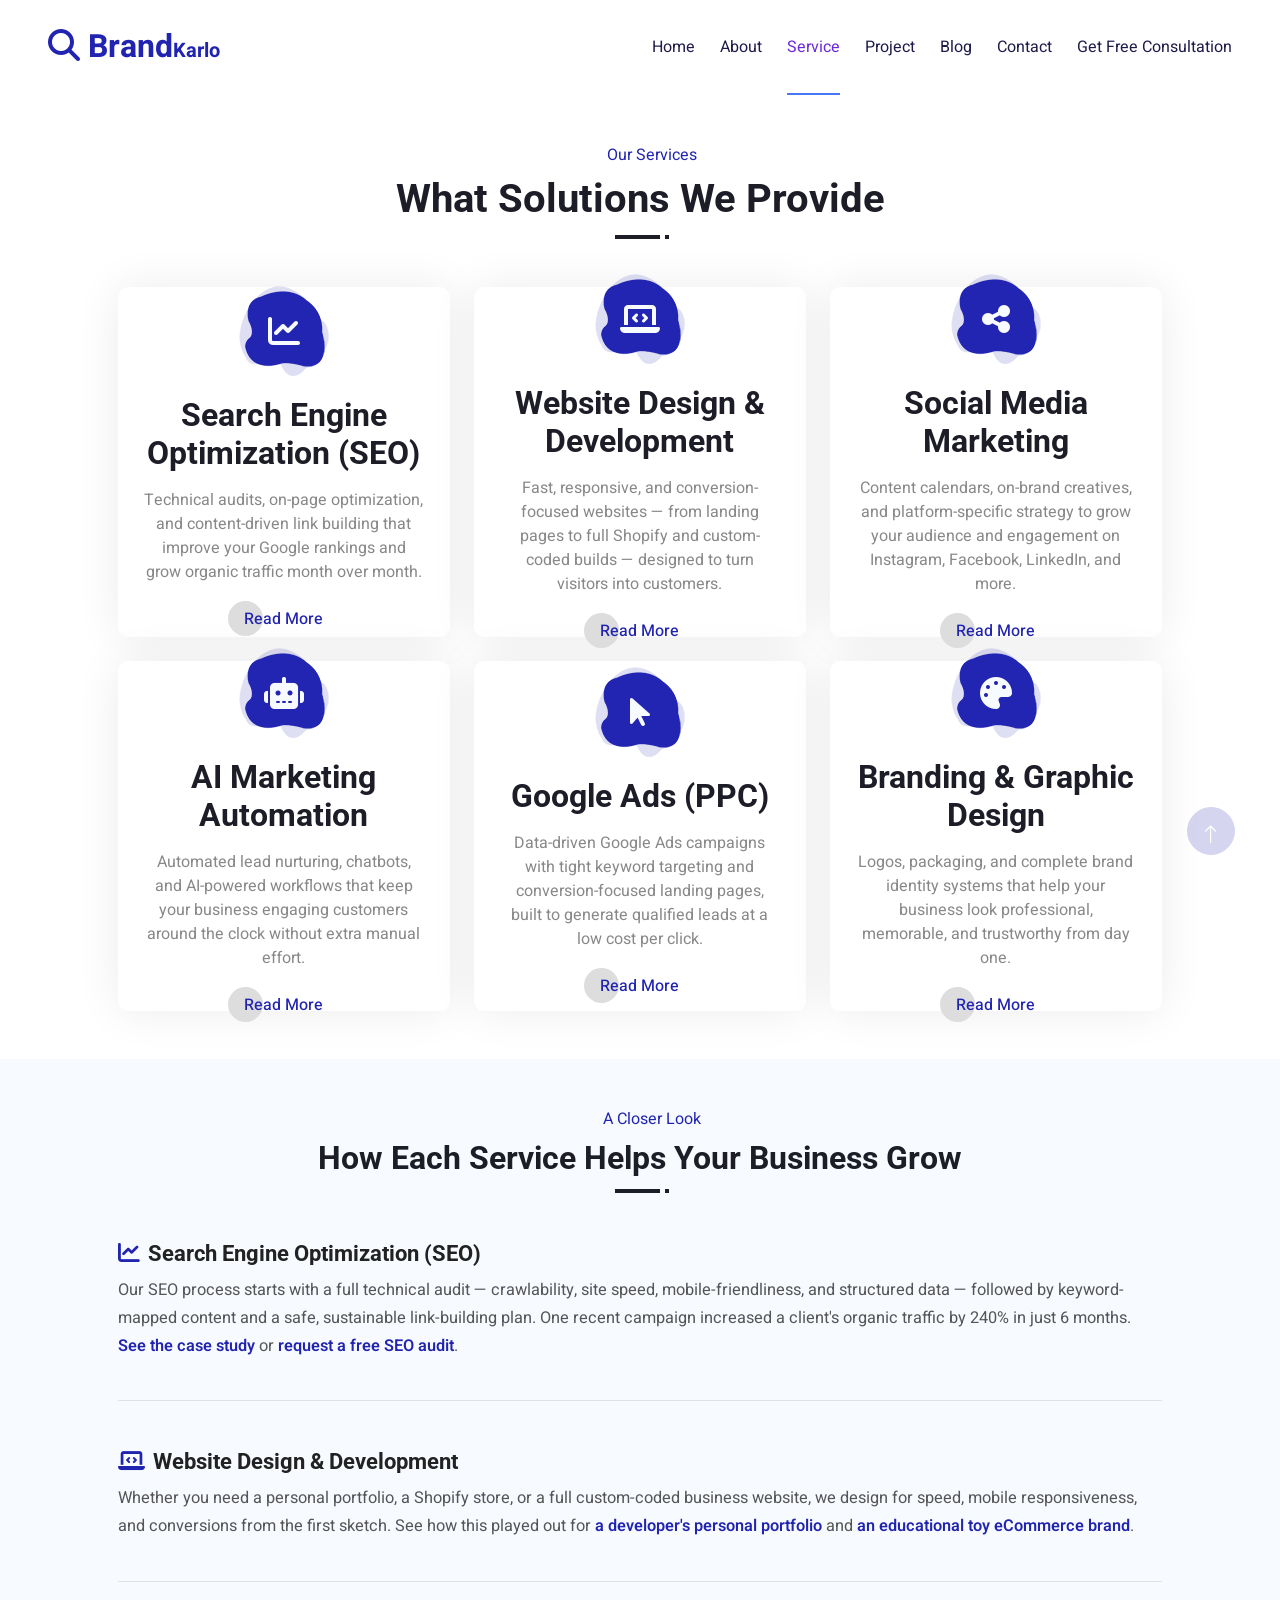
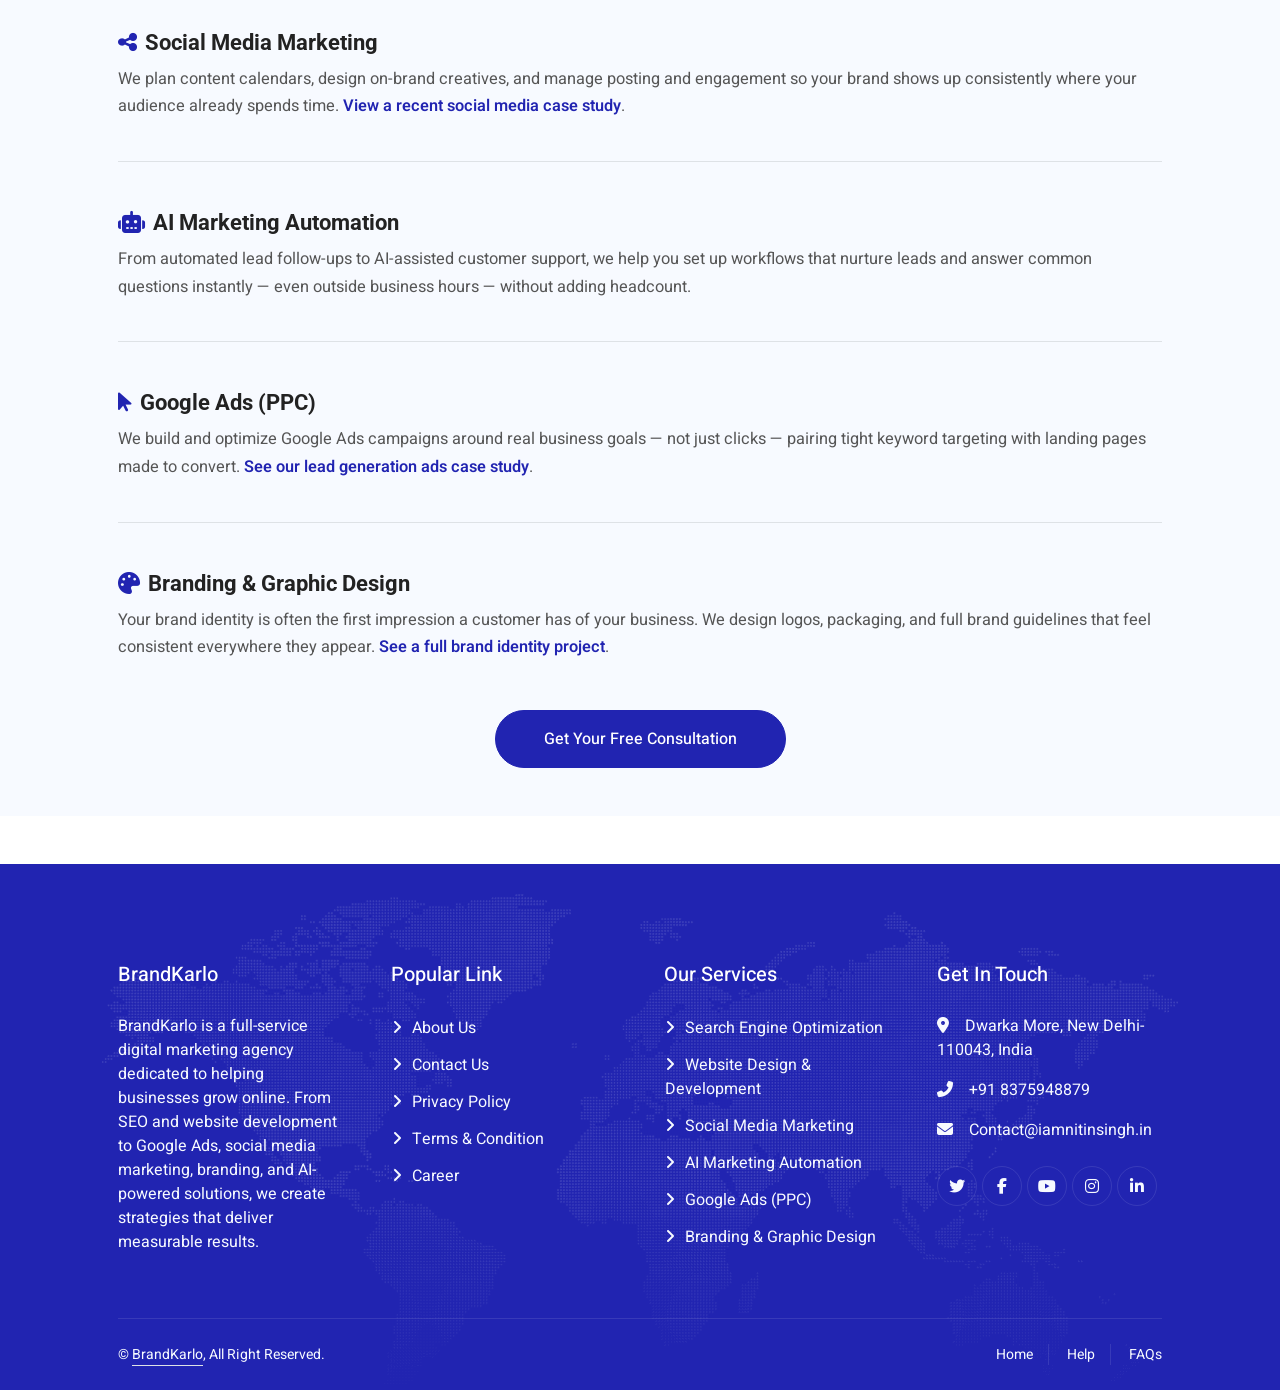
<file: service.html>
<!DOCTYPE html>
<html lang="en">

<head>
    <meta charset="utf-8">
    <title>Our Services | SEO, Google Ads, Web Design & More – BrandKarlo</title>
    <meta content="width=device-width, initial-scale=1.0" name="viewport">
    <meta name="keywords" content="digital marketing services, SEO services, Google Ads services, website development services, social media marketing services">
    <meta name="description" content="Explore BrandKarlo's digital marketing services: SEO, website design & development, social media marketing, Google Ads, branding, and AI marketing automation.">
    <meta name="robots" content="index, follow">
    <meta name="author" content="BrandKarlo">
    <link rel="canonical" href="https://brandkarlo.vercel.app/service.html">

    <!-- Open Graph / Facebook -->
    <meta property="og:type" content="website">
    <meta property="og:url" content="https://brandkarlo.vercel.app/service.html">
    <meta property="og:title" content="Our Services | SEO, Google Ads, Web Design & More – BrandKarlo">
    <meta property="og:description" content="Explore BrandKarlo's digital marketing services: SEO, website design & development, social media marketing, Google Ads, branding, and AI marketing automation.">
    <meta property="og:image" content="https://brandkarlo.vercel.app/img/hero.png">
    <meta property="og:site_name" content="BrandKarlo">

    <!-- Twitter -->
    <meta name="twitter:card" content="summary_large_image">
    <meta name="twitter:url" content="https://brandkarlo.vercel.app/service.html">
    <meta name="twitter:title" content="Our Services | SEO, Google Ads, Web Design & More – BrandKarlo">
    <meta name="twitter:description" content="Explore BrandKarlo's digital marketing services: SEO, website design & development, social media marketing, Google Ads, branding, and AI marketing automation.">
    <meta name="twitter:image" content="https://brandkarlo.vercel.app/img/hero.png">

    <!-- Favicon -->
    <link href="img/favicon.ico" rel="icon">

    <!-- Google Web Fonts -->
    <link rel="preconnect" href="https://fonts.googleapis.com">
    <link rel="preconnect" href="https://fonts.gstatic.com" crossorigin>
    <link href="https://fonts.googleapis.com/css2?family=Heebo:wght@400;500&family=Roboto:wght@400;500;700&display=swap" rel="stylesheet"> 

    <!-- Icon Font Stylesheet -->
    <link href="https://cdnjs.cloudflare.com/ajax/libs/font-awesome/6.5.2/css/all.min.css" rel="stylesheet">
    <link href="https://cdn.jsdelivr.net/npm/bootstrap-icons@1.4.1/font/bootstrap-icons.css" rel="stylesheet">

    <!-- Libraries Stylesheet -->
    <link href="lib/animate/animate.min.css" rel="stylesheet">

    <!-- Customized Bootstrap Stylesheet -->
    <link href="css/bootstrap.min.css" rel="stylesheet">

    <!-- Template Stylesheet -->
    <link href="css/style.css" rel="stylesheet">
</head>

<body>
    <div class="container-fluid bg-white p-0">
        <!-- Spinner Start -->
        <div id="spinner" class="show bg-white position-fixed translate-middle w-100 vh-100 top-50 start-50 d-flex align-items-center justify-content-center">
            <div class="spinner-grow text-primary" style="width: 3rem; height: 3rem;" role="status">
                <span class="sr-only">Loading...</span>
            </div>
        </div>
        <!-- Spinner End -->


        <!-- Navbar & Hero Start -->
        <div class="container-fluid position-relative p-0">
            <nav class="navbar navbar-expand-lg navbar-light bk-navbar px-4 px-lg-5 py-3 py-lg-0">
                <a href="index.html" class="navbar-brand p-0">
                    <p class="navbar-logo m-0"><i class="fa fa-search me-2" aria-hidden="true"></i>Brand<span class="fs-5">Karlo</span></p>
                </a>
                <button class="navbar-toggler" type="button" data-bs-toggle="collapse" data-bs-target="#navbarCollapse" aria-controls="navbarCollapse" aria-expanded="false" aria-label="Toggle navigation">
                    <span class="fa fa-bars"></span>
                </button>
                <div class="collapse navbar-collapse" id="navbarCollapse">
                    <div class="navbar-nav ms-auto py-0">
                        <a href="index.html" class="nav-item nav-link">Home</a>
                        <a href="about.html" class="nav-item nav-link">About</a>
                        <a href="service.html" class="nav-item nav-link active">Service</a>
                        <a href="project.html" class="nav-item nav-link">Project</a>
                        <a href="blog.html" class="nav-item nav-link">Blog</a>
                        <a href="contact.html" class="nav-item nav-link">Contact</a>
                        <a href="Get-Free-Consultation.html" class="nav-item nav-link">Get Free Consultation</a>
                    </div>
                    </div>
            </nav>
        </div>
        <!-- Navbar & Hero End -->
        <div class="navbar-offset-spacer"></div>


        <!-- Service Start -->
        <div class="container-fluid py-5">
            <div class="container px-lg-5">
                <div class="section-title position-relative text-center mb-5 pb-2 wow fadeInUp" data-wow-delay="0.1s">
                    <span class="section-kicker position-relative d-inline text-primary ps-4">Our Services</span>
                    <h1 class="mt-2">What Solutions We Provide</h1>
                </div>
                <div class="row g-4">
                    <div class="col-lg-4 col-md-6 wow zoomIn" data-wow-delay="0.1s">
                        <div class="service-item d-flex flex-column justify-content-center text-center rounded">
                            <div class="service-icon flex-shrink-0">
                                <i class="fa fa-chart-line fa-2x"></i>
                            </div>
                            <h2 class="mb-3">Search Engine Optimization (SEO)</h2>
                            <p>Technical audits, on-page optimization, and content-driven link building that improve your Google rankings and grow organic traffic month over month.</p>
                            <a class="btn px-3 mt-auto mx-auto" href="#seo-detail">Read More</a>
                        </div>
                    </div>
                    <div class="col-lg-4 col-md-6 wow zoomIn" data-wow-delay="0.3s">
                        <div class="service-item d-flex flex-column justify-content-center text-center rounded">
                            <div class="service-icon flex-shrink-0">
                                <i class="fa fa-laptop-code fa-2x"></i>
                            </div>
                            <h2 class="mb-3">Website Design &amp; Development</h2>
                            <p>Fast, responsive, and conversion-focused websites — from landing pages to full Shopify and custom-coded builds — designed to turn visitors into customers.</p>
                            <a class="btn px-3 mt-auto mx-auto" href="#web-design-detail">Read More</a>
                        </div>
                    </div>
                    <div class="col-lg-4 col-md-6 wow zoomIn" data-wow-delay="0.6s">
                        <div class="service-item d-flex flex-column justify-content-center text-center rounded">
                            <div class="service-icon flex-shrink-0">
                                <i class="fa fa-share-alt fa-2x"></i>
                            </div>
                            <h2 class="mb-3">Social Media Marketing</h2>
                            <p>Content calendars, on-brand creatives, and platform-specific strategy to grow your audience and engagement on Instagram, Facebook, LinkedIn, and more.</p>
                            <a class="btn px-3 mt-auto mx-auto" href="#social-media-detail">Read More</a>
                        </div>
                    </div>
                    <div class="col-lg-4 col-md-6 wow zoomIn" data-wow-delay="0.1s">
                        <div class="service-item d-flex flex-column justify-content-center text-center rounded">
                            <div class="service-icon flex-shrink-0">
                                <i class="fas fa-robot fa-2x"></i>
                            </div>
                            <h2 class="mb-3">AI Marketing Automation</h2>
                            <p>Automated lead nurturing, chatbots, and AI-powered workflows that keep your business engaging customers around the clock without extra manual effort.</p>
                            <a class="btn px-3 mt-auto mx-auto" href="#ai-automation-detail">Read More</a>
                        </div>
                    </div>
                    <div class="col-lg-4 col-md-6 wow zoomIn" data-wow-delay="0.3s">
                        <div class="service-item d-flex flex-column justify-content-center text-center rounded">
                            <div class="service-icon flex-shrink-0">
                                <i class="fa fa-mouse-pointer fa-2x"></i>
                            </div>
                            <h2 class="mb-3">Google Ads (PPC)</h2>
                            <p>Data-driven Google Ads campaigns with tight keyword targeting and conversion-focused landing pages, built to generate qualified leads at a low cost per click.</p>
                            <a class="btn px-3 mt-auto mx-auto" href="#ppc-detail">Read More</a>
                        </div>
                    </div>
                    <div class="col-lg-4 col-md-6 wow zoomIn" data-wow-delay="0.6s">
                        <div class="service-item d-flex flex-column justify-content-center text-center rounded">
                            <div class="service-icon flex-shrink-0">
                                <i class="fa fa-palette fa-2x"></i>
                            </div>
                            <h2 class="mb-3">Branding &amp; Graphic Design</h2>
                            <p>Logos, packaging, and complete brand identity systems that help your business look professional, memorable, and trustworthy from day one.</p>
                            <a class="btn px-3 mt-auto mx-auto" href="#branding-detail">Read More</a>
                        </div>
                    </div>
                </div>
            </div>
        </div>
        <!-- Service End -->

        <!-- Service Details Start -->
        <div class="container-fluid py-5 bg-light">
            <div class="container px-lg-5">
                <div class="section-title position-relative text-center mb-5 pb-2 wow fadeInUp" data-wow-delay="0.1s">
                    <span class="section-kicker position-relative d-inline text-primary ps-4">A Closer Look</span>
                    <h2 class="mt-2">How Each Service Helps Your Business Grow</h2>
                </div>

                <div id="seo-detail" class="service-detail-block mb-5 pb-4 border-bottom">
                    <h3><i class="fa fa-chart-line text-primary me-2"></i>Search Engine Optimization (SEO)</h3>
                    <p>Our SEO process starts with a full technical audit — crawlability, site speed, mobile-friendliness, and structured data — followed by keyword-mapped content and a safe, sustainable link-building plan. One recent campaign increased a client's organic traffic by 240% in just 6 months. <a href="project.html#business-growth-seo">See the case study</a> or <a href="Get-Free-Consultation.html">request a free SEO audit</a>.</p>
                </div>

                <div id="web-design-detail" class="service-detail-block mb-5 pb-4 border-bottom">
                    <h3><i class="fa fa-laptop-code text-primary me-2"></i>Website Design &amp; Development</h3>
                    <p>Whether you need a personal portfolio, a Shopify store, or a full custom-coded business website, we design for speed, mobile responsiveness, and conversions from the first sketch. See how this played out for <a href="project.html#iamnitinsingh-portfolio">a developer's personal portfolio</a> and <a href="project.html#activechamp-shopify">an educational toy eCommerce brand</a>.</p>
                </div>

                <div id="social-media-detail" class="service-detail-block mb-5 pb-4 border-bottom">
                    <h3><i class="fa fa-share-alt text-primary me-2"></i>Social Media Marketing</h3>
                    <p>We plan content calendars, design on-brand creatives, and manage posting and engagement so your brand shows up consistently where your audience already spends time. <a href="project.html#engaging-social-campaigns">View a recent social media case study</a>.</p>
                </div>

                <div id="ai-automation-detail" class="service-detail-block mb-5 pb-4 border-bottom">
                    <h3><i class="fas fa-robot text-primary me-2"></i>AI Marketing Automation</h3>
                    <p>From automated lead follow-ups to AI-assisted customer support, we help you set up workflows that nurture leads and answer common questions instantly — even outside business hours — without adding headcount.</p>
                </div>

                <div id="ppc-detail" class="service-detail-block mb-5 pb-4 border-bottom">
                    <h3><i class="fa fa-mouse-pointer text-primary me-2"></i>Google Ads (PPC)</h3>
                    <p>We build and optimize Google Ads campaigns around real business goals — not just clicks — pairing tight keyword targeting with landing pages made to convert. <a href="project.html#lead-generation-ads">See our lead generation ads case study</a>.</p>
                </div>

                <div id="branding-detail" class="service-detail-block">
                    <h3><i class="fa fa-palette text-primary me-2"></i>Branding &amp; Graphic Design</h3>
                    <p>Your brand identity is often the first impression a customer has of your business. We design logos, packaging, and full brand guidelines that feel consistent everywhere they appear. <a href="project.html#forest-co-skincare">See a full brand identity project</a>.</p>
                </div>

                <div class="text-center mt-5">
                    <a href="Get-Free-Consultation.html" class="btn btn-primary rounded-pill px-5 py-3">Get Your Free Consultation</a>
                </div>
            </div>
        </div>
        <!-- Service Details End -->
        

        
        <!-- Footer Start -->
        <div class="container-fluid bg-primary text-light footer mt-5 pt-5 wow fadeIn" data-wow-delay="0.1s">
            <div class="container py-5 px-lg-5">
                <div class="row g-5">
                    <div class="col-md-6 col-lg-3">
                        <p class="text-white mb-4 fw-medium fs-5">BrandKarlo</p>
                        <p>BrandKarlo is a full-service digital marketing agency dedicated to helping businesses grow online. From SEO and website development to Google Ads, social media marketing, branding, and AI-powered solutions, we create strategies that deliver measurable results.</p>
                       
                    </div>


                    <div class="col-md-6 col-lg-3">
                        <p class="text-white mb-4 fw-medium fs-5">Popular Link</p>
                        <a class="btn btn-link" href="about.html">About Us</a>
                        <a class="btn btn-link" href="contact.html">Contact Us</a>
                        <a class="btn btn-link" href="privacy-policy.html">Privacy Policy</a>
                        <a class="btn btn-link" href="terms-and-conditions.html">Terms & Condition</a>
                        <a class="btn btn-link" href="careers.html">Career</a>
                    </div>
                    <div class="col-md-6 col-lg-3">
                        <p class="text-white mb-4 fw-medium fs-5">Our Services</p>
                        <a class="btn btn-link" href="service.html#seo-detail">Search Engine Optimization</a>
                        <a class="btn btn-link" href="service.html#web-design-detail">Website Design &amp; Development</a>
                        <a class="btn btn-link" href="service.html#social-media-detail">Social Media Marketing</a>
                        <a class="btn btn-link" href="service.html#ai-automation-detail">AI Marketing Automation</a>
                        <a class="btn btn-link" href="service.html#ppc-detail">Google Ads (PPC)</a>
                        <a class="btn btn-link" href="service.html#branding-detail">Branding &amp; Graphic Design</a>
                    </div>
                    

                    
                    <div class="col-md-6 col-lg-3">
                        <p class="text-white mb-4 fw-medium fs-5">Get In Touch</p>
                        <p><i class="fa fa-map-marker-alt me-3"></i>Dwarka More, New Delhi-110043, India</p>
                        <p><i class="fa fa-phone-alt me-3"></i>+91 8375948879</p>
                        <p><i class="fa fa-envelope me-3"></i>Contact@iamnitinsingh.in</p>
                        <div class="d-flex pt-2">
                            <a class="btn btn-outline-light btn-social" href="https://twitter.com/brandkarlo" target="_blank" rel="noopener noreferrer" aria-label="BrandKarlo on Twitter"><i class="fab fa-twitter"></i></a>
                            <a class="btn btn-outline-light btn-social" href="https://facebook.com/brandkarlo" target="_blank" rel="noopener noreferrer" aria-label="BrandKarlo on Facebook"><i class="fab fa-facebook-f"></i></a>
                            <a class="btn btn-outline-light btn-social" href="https://youtube.com/@brandkarlo" target="_blank" rel="noopener noreferrer" aria-label="BrandKarlo on YouTube"><i class="fab fa-youtube"></i></a>
                            <a class="btn btn-outline-light btn-social" href="https://instagram.com/brandkarlo" target="_blank" rel="noopener noreferrer" aria-label="BrandKarlo on Instagram"><i class="fab fa-instagram"></i></a>
                            <a class="btn btn-outline-light btn-social" href="https://linkedin.com/company/brandkarlo" target="_blank" rel="noopener noreferrer" aria-label="BrandKarlo on LinkedIn"><i class="fab fa-linkedin-in"></i></a>
                        </div>
                    </div>







                </div>
            </div>
            <div class="container px-lg-5">
                <div class="copyright">
                    <div class="row">
                        <div class="col-md-6 text-center text-md-start mb-3 mb-md-0">
                            &copy; <a class="border-bottom" href="index.html">BrandKarlo</a>, All Right Reserved. 
                        </div>
                        <div class="col-md-6 text-center text-md-end">
                            <div class="footer-menu">
                                <a href="index.html">Home</a>
                                <a href="contact.html">Help</a>
                                <a href="faq.html">FAQs</a>
                            </div>
                        </div>
                    </div>
                </div>
            </div>
        </div>
        <!-- Footer End -->

        <!-- Back to Top -->
        <a href="#" class="btn btn-lg btn-primary btn-lg-square back-to-top pt-2" aria-label="Back to top"><i class="bi bi-arrow-up" aria-hidden="true"></i></a>
    </div>

    <!-- JavaScript Libraries -->
    <script src="https://code.jquery.com/jquery-3.7.1.min.js"></script>
    <script src="https://cdn.jsdelivr.net/npm/bootstrap@5.3.3/dist/js/bootstrap.bundle.min.js"></script>
    <script src="lib/wow/wow.min.js"></script>
    <script src="lib/easing/easing.min.js"></script>
    <script src="lib/waypoints/waypoints.min.js"></script>

    <!-- Template Javascript -->
    <script src="js/main.js"></script>
</body>

</html>
</file>
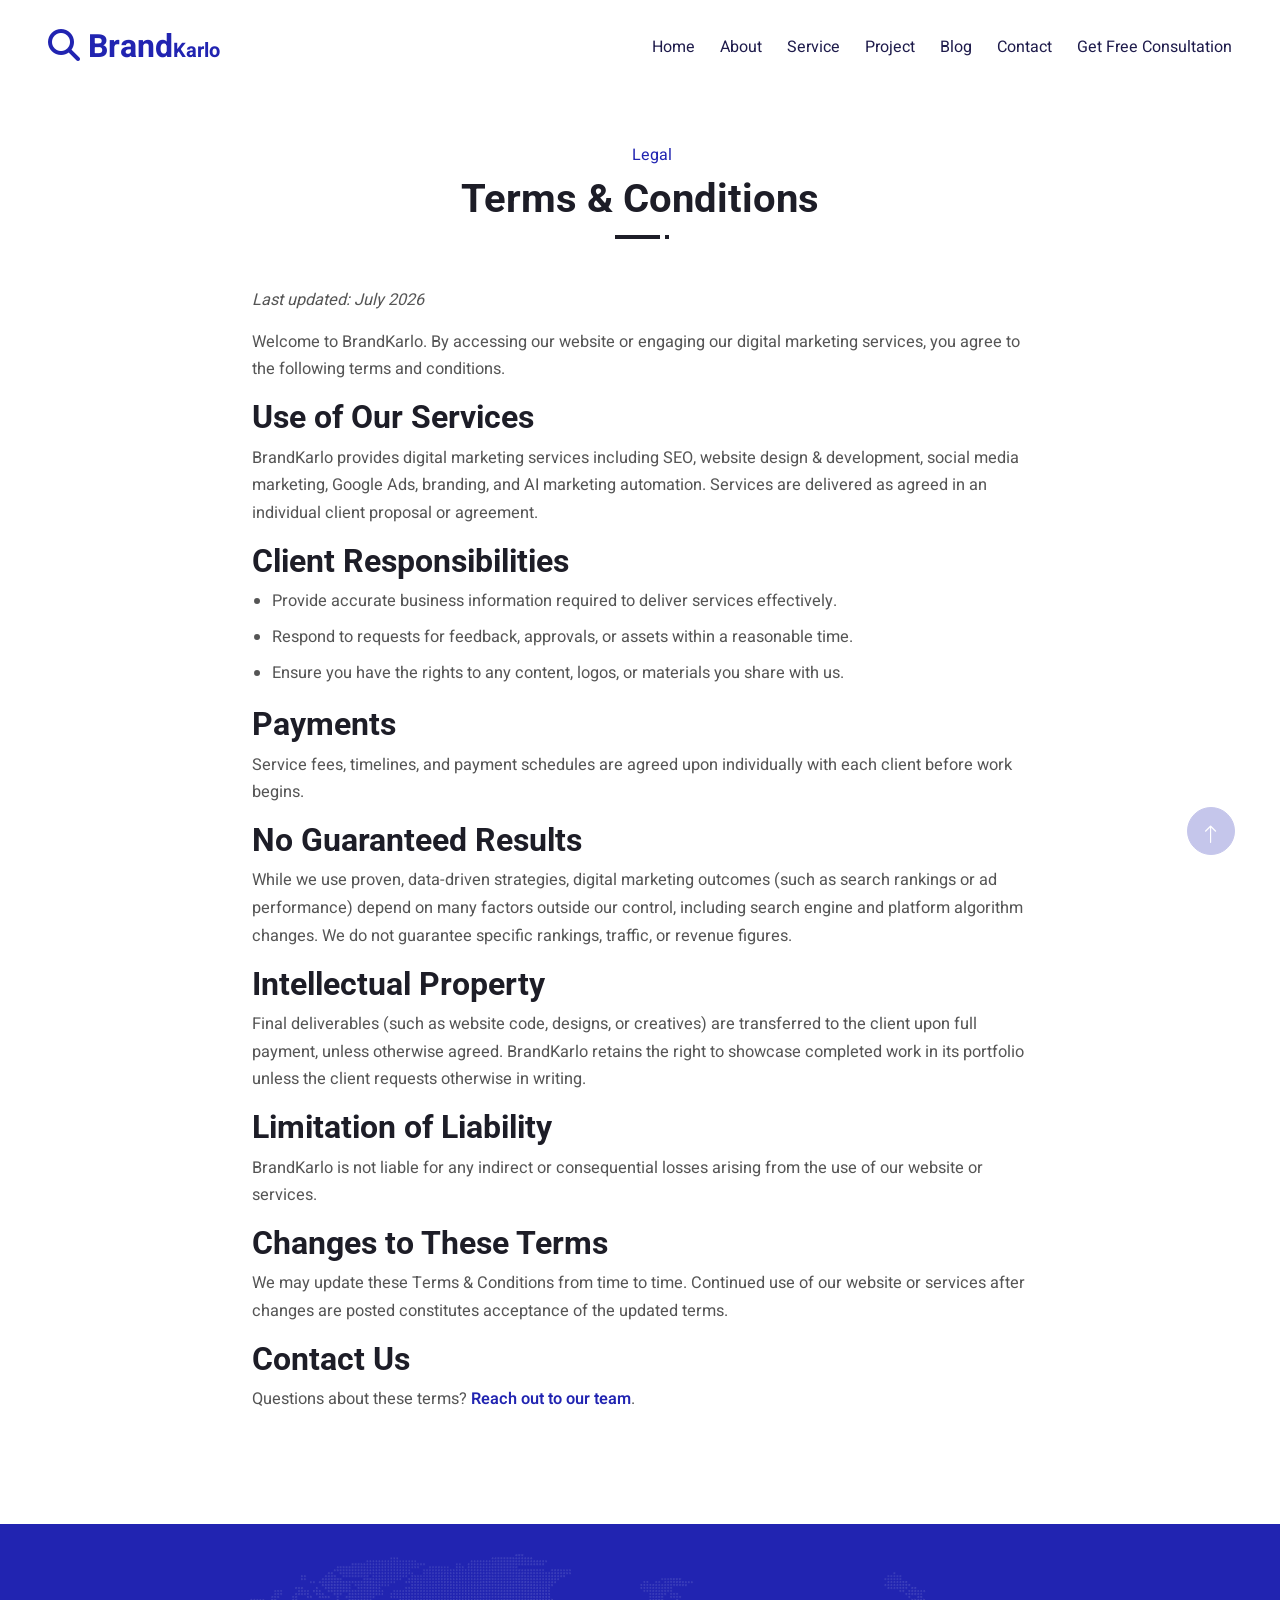
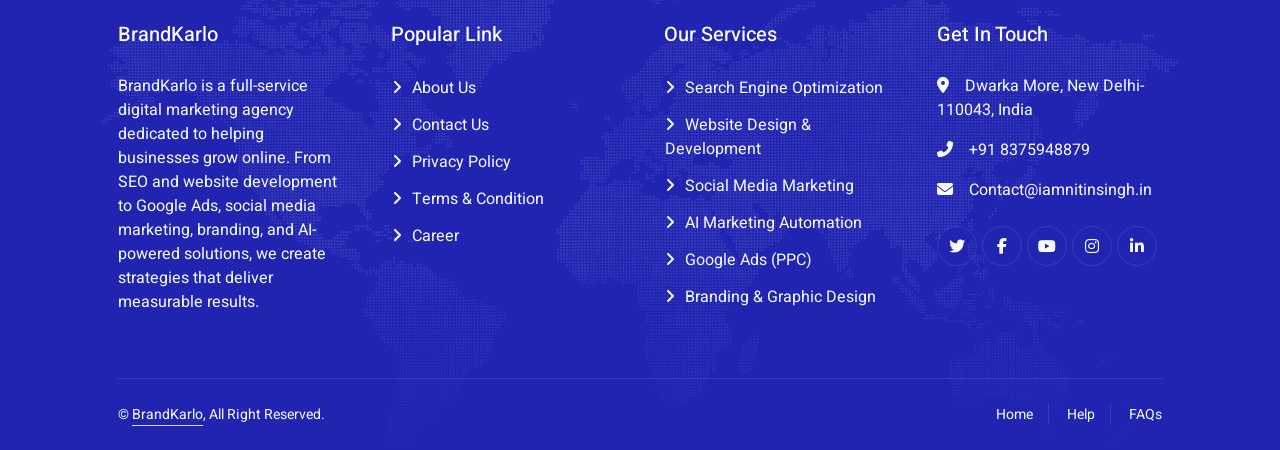
<file: terms-and-conditions.html>
<!DOCTYPE html>
<html lang="en">

<head>
    <meta charset="utf-8">
    <title>Terms & Conditions | BrandKarlo Digital Marketing Agency</title>
    <meta content="width=device-width, initial-scale=1.0" name="viewport">
    <meta name="keywords" content="BrandKarlo terms and conditions, terms of service, digital marketing agency terms">
    <meta name="description" content="Read the terms and conditions for using BrandKarlo's website and digital marketing services.">
    <meta name="robots" content="index, follow">
    <meta name="author" content="BrandKarlo">
    <link rel="canonical" href="https://brandkarlo.vercel.app/terms-and-conditions.html">

    <!-- Open Graph / Facebook -->
    <meta property="og:type" content="website">
    <meta property="og:url" content="https://brandkarlo.vercel.app/terms-and-conditions.html">
    <meta property="og:title" content="Terms & Conditions | BrandKarlo Digital Marketing Agency">
    <meta property="og:description" content="Read the terms and conditions for using BrandKarlo's website and digital marketing services.">
    <meta property="og:image" content="https://brandkarlo.vercel.app/img/hero.png">
    <meta property="og:site_name" content="BrandKarlo">

    <!-- Twitter -->
    <meta name="twitter:card" content="summary_large_image">
    <meta name="twitter:url" content="https://brandkarlo.vercel.app/terms-and-conditions.html">
    <meta name="twitter:title" content="Terms & Conditions | BrandKarlo Digital Marketing Agency">
    <meta name="twitter:description" content="Read the terms and conditions for using BrandKarlo's website and digital marketing services.">
    <meta name="twitter:image" content="https://brandkarlo.vercel.app/img/hero.png">

    <!-- Favicon -->
    <link href="img/favicon.ico" rel="icon">

    <!-- Google Web Fonts -->
    <link rel="preconnect" href="https://fonts.googleapis.com">
    <link rel="preconnect" href="https://fonts.gstatic.com" crossorigin>
    <link href="https://fonts.googleapis.com/css2?family=Heebo:wght@400;500&family=Roboto:wght@400;500;700&display=swap" rel="stylesheet"> 

    <!-- Icon Font Stylesheet -->
    <link href="https://cdnjs.cloudflare.com/ajax/libs/font-awesome/6.5.2/css/all.min.css" rel="stylesheet">
    <link href="https://cdn.jsdelivr.net/npm/bootstrap-icons@1.4.1/font/bootstrap-icons.css" rel="stylesheet">

    <!-- Libraries Stylesheet -->
    <link href="lib/animate/animate.min.css" rel="stylesheet">

    <!-- Customized Bootstrap Stylesheet -->
    <link href="css/bootstrap.min.css" rel="stylesheet">

    <!-- Template Stylesheet -->
    <link href="css/style.css" rel="stylesheet">
</head>

<body>
    <div class="container-fluid bg-white p-0">
        <!-- Spinner Start -->
        <div id="spinner" class="show bg-white position-fixed translate-middle w-100 vh-100 top-50 start-50 d-flex align-items-center justify-content-center">
            <div class="spinner-grow text-primary" style="width: 3rem; height: 3rem;" role="status">
                <span class="sr-only">Loading...</span>
            </div>
        </div>
        <!-- Spinner End -->


        <!-- Navbar & Hero Start -->
        <div class="container-fluid position-relative p-0">
            <nav class="navbar navbar-expand-lg navbar-light bk-navbar px-4 px-lg-5 py-3 py-lg-0">
                <a href="index.html" class="navbar-brand p-0">
                    <p class="navbar-logo m-0"><i class="fa fa-search me-2" aria-hidden="true"></i>Brand<span class="fs-5">Karlo</span></p>
                </a>
                <button class="navbar-toggler" type="button" data-bs-toggle="collapse" data-bs-target="#navbarCollapse" aria-controls="navbarCollapse" aria-expanded="false" aria-label="Toggle navigation">
                    <span class="fa fa-bars"></span>
                </button>
                <div class="collapse navbar-collapse" id="navbarCollapse">
                    <div class="navbar-nav ms-auto py-0">
                        <a href="index.html" class="nav-item nav-link">Home</a>
                        <a href="about.html" class="nav-item nav-link">About</a>
                        <a href="service.html" class="nav-item nav-link">Service</a>
                        <a href="project.html" class="nav-item nav-link">Project</a>
                        <a href="blog.html" class="nav-item nav-link">Blog</a>
                        <a href="contact.html" class="nav-item nav-link">Contact</a>
                        <a href="Get-Free-Consultation.html" class="nav-item nav-link">Get Free Consultation</a>
                    </div>
                    </div>
            </nav>
        </div>
        <!-- Navbar & Hero End -->
        <div class="navbar-offset-spacer"></div>


        <!-- Static Page Start -->
        <div class="container-fluid py-5">
            <div class="container px-lg-5">
                <div class="section-title position-relative text-center mb-5 pb-2 wow fadeInUp" data-wow-delay="0.1s">
                    <span class="section-kicker position-relative d-inline text-primary ps-4">Legal</span>
                    <h1 class="mt-2">Terms &amp; Conditions</h1>
                </div>
                <div class="row justify-content-center">
                    <div class="col-lg-9 static-page-content">
                        <p><em>Last updated: July 2026</em></p>

                        <p>Welcome to BrandKarlo. By accessing our website or engaging our digital marketing services, you agree to the following terms and conditions.</p>

                        <h2>Use of Our Services</h2>
                        <p>BrandKarlo provides digital marketing services including SEO, website design &amp; development, social media marketing, Google Ads, branding, and AI marketing automation. Services are delivered as agreed in an individual client proposal or agreement.</p>

                        <h2>Client Responsibilities</h2>
                        <ul>
                            <li>Provide accurate business information required to deliver services effectively.</li>
                            <li>Respond to requests for feedback, approvals, or assets within a reasonable time.</li>
                            <li>Ensure you have the rights to any content, logos, or materials you share with us.</li>
                        </ul>

                        <h2>Payments</h2>
                        <p>Service fees, timelines, and payment schedules are agreed upon individually with each client before work begins.</p>

                        <h2>No Guaranteed Results</h2>
                        <p>While we use proven, data-driven strategies, digital marketing outcomes (such as search rankings or ad performance) depend on many factors outside our control, including search engine and platform algorithm changes. We do not guarantee specific rankings, traffic, or revenue figures.</p>

                        <h2>Intellectual Property</h2>
                        <p>Final deliverables (such as website code, designs, or creatives) are transferred to the client upon full payment, unless otherwise agreed. BrandKarlo retains the right to showcase completed work in its portfolio unless the client requests otherwise in writing.</p>

                        <h2>Limitation of Liability</h2>
                        <p>BrandKarlo is not liable for any indirect or consequential losses arising from the use of our website or services.</p>

                        <h2>Changes to These Terms</h2>
                        <p>We may update these Terms &amp; Conditions from time to time. Continued use of our website or services after changes are posted constitutes acceptance of the updated terms.</p>

                        <h2>Contact Us</h2>
                        <p>Questions about these terms? <a href="contact.html">Reach out to our team</a>.</p>
                    </div>
                </div>
            </div>
        </div>
        <!-- Static Page End -->

        <!-- Footer Start -->
        <div class="container-fluid bg-primary text-light footer mt-5 pt-5 wow fadeIn" data-wow-delay="0.1s">
            <div class="container py-5 px-lg-5">
                <div class="row g-5">
                    <div class="col-md-6 col-lg-3">
                        <p class="text-white mb-4 fw-medium fs-5">BrandKarlo</p>
                        <p>BrandKarlo is a full-service digital marketing agency dedicated to helping businesses grow online. From SEO and website development to Google Ads, social media marketing, branding, and AI-powered solutions, we create strategies that deliver measurable results.</p>
                       
                    </div>


                    <div class="col-md-6 col-lg-3">
                        <p class="text-white mb-4 fw-medium fs-5">Popular Link</p>
                        <a class="btn btn-link" href="about.html">About Us</a>
                        <a class="btn btn-link" href="contact.html">Contact Us</a>
                        <a class="btn btn-link" href="privacy-policy.html">Privacy Policy</a>
                        <a class="btn btn-link" href="terms-and-conditions.html">Terms & Condition</a>
                        <a class="btn btn-link" href="careers.html">Career</a>
                    </div>
                    <div class="col-md-6 col-lg-3">
                        <p class="text-white mb-4 fw-medium fs-5">Our Services</p>
                        <a class="btn btn-link" href="service.html#seo-detail">Search Engine Optimization</a>
                        <a class="btn btn-link" href="service.html#web-design-detail">Website Design &amp; Development</a>
                        <a class="btn btn-link" href="service.html#social-media-detail">Social Media Marketing</a>
                        <a class="btn btn-link" href="service.html#ai-automation-detail">AI Marketing Automation</a>
                        <a class="btn btn-link" href="service.html#ppc-detail">Google Ads (PPC)</a>
                        <a class="btn btn-link" href="service.html#branding-detail">Branding &amp; Graphic Design</a>
                    </div>
                    

                    
                    <div class="col-md-6 col-lg-3">
                        <p class="text-white mb-4 fw-medium fs-5">Get In Touch</p>
                        <p><i class="fa fa-map-marker-alt me-3"></i>Dwarka More, New Delhi-110043, India</p>
                        <p><i class="fa fa-phone-alt me-3"></i>+91 8375948879</p>
                        <p><i class="fa fa-envelope me-3"></i>Contact@iamnitinsingh.in</p>
                        <div class="d-flex pt-2">
                            <a class="btn btn-outline-light btn-social" href="https://twitter.com/brandkarlo" target="_blank" rel="noopener noreferrer" aria-label="BrandKarlo on Twitter"><i class="fab fa-twitter"></i></a>
                            <a class="btn btn-outline-light btn-social" href="https://facebook.com/brandkarlo" target="_blank" rel="noopener noreferrer" aria-label="BrandKarlo on Facebook"><i class="fab fa-facebook-f"></i></a>
                            <a class="btn btn-outline-light btn-social" href="https://youtube.com/@brandkarlo" target="_blank" rel="noopener noreferrer" aria-label="BrandKarlo on YouTube"><i class="fab fa-youtube"></i></a>
                            <a class="btn btn-outline-light btn-social" href="https://instagram.com/brandkarlo" target="_blank" rel="noopener noreferrer" aria-label="BrandKarlo on Instagram"><i class="fab fa-instagram"></i></a>
                            <a class="btn btn-outline-light btn-social" href="https://linkedin.com/company/brandkarlo" target="_blank" rel="noopener noreferrer" aria-label="BrandKarlo on LinkedIn"><i class="fab fa-linkedin-in"></i></a>
                        </div>
                    </div>







                </div>
            </div>
            <div class="container px-lg-5">
                <div class="copyright">
                    <div class="row">
                        <div class="col-md-6 text-center text-md-start mb-3 mb-md-0">
                            &copy; <a class="border-bottom" href="index.html">BrandKarlo</a>, All Right Reserved. 
                        </div>
                        <div class="col-md-6 text-center text-md-end">
                            <div class="footer-menu">
                                <a href="index.html">Home</a>
                                <a href="contact.html">Help</a>
                                <a href="faq.html">FAQs</a>
                            </div>
                        </div>
                    </div>
                </div>
            </div>
        </div>
        <!-- Footer End -->

        <!-- Back to Top -->
        <a href="#" class="btn btn-lg btn-primary btn-lg-square back-to-top pt-2" aria-label="Back to top"><i class="bi bi-arrow-up" aria-hidden="true"></i></a>
    </div>

    <!-- JavaScript Libraries -->
    <script src="https://code.jquery.com/jquery-3.7.1.min.js"></script>
    <script src="https://cdn.jsdelivr.net/npm/bootstrap@5.3.3/dist/js/bootstrap.bundle.min.js"></script>
    <script src="lib/wow/wow.min.js"></script>
    <script src="lib/easing/easing.min.js"></script>
    <script src="lib/waypoints/waypoints.min.js"></script>

    <!-- Template Javascript -->
    <script src="js/main.js"></script>
</body>

</html>
</file>
<file: css/style.css>
/* Keep anchor-linked sections visible below the sticky navbar */
[id] {
    scroll-margin-top: 90px;
}

/********** Template CSS **********/
:root {
    --primary: #2124B1;
    --secondary: #4777F5;
    --light: #F7FAFF;
    --dark: #1D1D27;
}


/*** Spinner ***/
#spinner {
    opacity: 0;
    visibility: hidden;
    transition: opacity .5s ease-out, visibility 0s linear .5s;
    z-index: 99999;
}

#spinner.show {
    transition: opacity .5s ease-out, visibility 0s linear 0s;
    visibility: visible;
    opacity: 1;
}

.back-to-top {
    position: fixed;
    display: none;
    right: 45px;
    bottom: 45px;
    z-index: 99;
}


/*** Heading ***/
h1,
h2,
h3,
.navbar-logo,
.fw-bold {
    font-weight: 700 !important;
}

h4,
h5,
h6,
.fw-medium {
    font-weight: 500 !important;
}


/*** Button ***/
.btn {
    font-weight: 500;
    transition: .5s;
}

.btn-square {
    width: 38px;
    height: 38px;
}

.btn-sm-square {
    width: 32px;
    height: 32px;
}

.btn-lg-square {
    width: 48px;
    height: 48px;
}

.btn-square,
.btn-sm-square,
.btn-lg-square {
    padding: 0;
    display: flex;
    align-items: center;
    justify-content: center;
    font-weight: normal;
    border-radius: 50px;
}


/*** Navbar ***/
.navbar-light .navbar-nav .nav-link {
    position: relative;
    margin-left: 25px;
    padding: 35px 0;
    color: var(--light) !important;
    outline: none;
    transition: .5s;
}

.sticky-top.navbar-light .navbar-nav .nav-link {
    padding: 20px 0;
    color: var(--dark) !important;
}

.navbar-light .navbar-nav .nav-link:hover,
.navbar-light .navbar-nav .nav-link.active {
    color: var(--secondary) !important;
}

.navbar-light .navbar-brand .navbar-logo {
    color: #FFFFFF;
    font-size: 2rem;
    line-height: 1.2;
}

.navbar-light .navbar-brand img {
    max-height: 60px;
    transition: .5s;
}

.sticky-top.navbar-light .navbar-brand img {
    max-height: 45px;
}

@media (max-width: 991.98px) {
    .sticky-top.navbar-light {
        position: relative;
        background: #FFFFFF;
    }

    .navbar-light .navbar-collapse {
        margin-top: 15px;
        border-top: 1px solid #DDDDDD;
    }

    .navbar-light .navbar-nav .nav-link,
    .sticky-top.navbar-light .navbar-nav .nav-link {
        padding: 10px 0;
        margin-left: 0;
        color: var(--dark) !important;
    }

    .navbar-light .navbar-brand .navbar-logo {
        color: var(--primary);
    }

    .navbar-light .navbar-brand img {
        max-height: 45px;
    }
}

@media (min-width: 992px) {
    .navbar-light {
        position: absolute;
        width: 100%;
        top: 0;
        left: 0;
        border-bottom: 1px solid rgba(256, 256, 256, .1);
        z-index: 999;
    }

    .sticky-top.navbar-light {
        position: fixed;
        background: #FFFFFF;
    }

    .navbar-light .navbar-nav .nav-link::before {
        position: absolute;
        content: "";
        width: 0;
        height: 2px;
        bottom: -1px;
        left: 50%;
        background: var(--secondary);
        transition: .5s;
    }

    .navbar-light .navbar-nav .nav-link:hover::before,
    .navbar-light .navbar-nav .nav-link.active::before {
        width: 100%;
        left: 0;
    }

    .navbar-light .navbar-nav .nav-link.nav-contact::before {
        display: none;
    }

    .sticky-top.navbar-light .navbar-brand .navbar-logo {
        color: var(--primary);
    }
}


/*** Hero Header ***/
.hero-header {
    background:
        url(../img/bg-dot.png),
        url(../img/bg-dot.png),
        url(../img/bg-round.png),
        url(../img/bg-tree.png),
        url(../img/bg-bottom-hero.png);
    background-position:
        10px 10px,
        bottom 190px right 10px,
        left 55% top -1px,
        left 45% bottom -1px,
        center bottom -1px;
    background-repeat: no-repeat;
    background-size:
        auto,
        auto,
        auto,
        auto,
        100% auto;
}


/*** Section Title (legacy template, kept as-is) ***/
.section-title::before {
    position: absolute;
    content: "";
    width: 45px;
    height: 4px;
    bottom: 0;
    left: 0;
    background: var(--dark);
}

.section-title::after {
    position: absolute;
    content: "";
    width: 4px;
    height: 4px;
    bottom: 0;
    left: 50px;
    background: var(--dark);
}

.section-title.text-center::before {
    left: 50%;
    margin-left: -25px;
}

.section-title.text-center::after {
    left: 50%;
    margin-left: 25px;
}

.section-title h6::before,
.section-title h6::after {
    position: absolute;
    content: "";
    width: 10px;
    height: 10px;
    top: 2px;
    left: 0;
    background: rgba(33, 66, 177, .5);
}

.section-title h6::after {
    top: 5px;
    left: 3px;
}


/*** Service ***/
.service-item {
    position: relative;
    height: 350px;
    padding: 30px 25px;
    background: #FFFFFF;
    box-shadow: 0 0 45px rgba(0, 0, 0, .08);
    transition: .5s;
}

.service-item:hover {
    background: var(--primary);
}

.service-item .service-icon {
    margin: 0 auto 20px auto;
    width: 90px;
    height: 90px;
    display: flex;
    align-items: center;
    justify-content: center;
    color: var(--light);
    background: url(../img/icon-shape-primary.png) center center no-repeat;
    transition: .5s;
}

.service-item:hover .service-icon {
    color: var(--primary);
    background: url(../img/icon-shape-white.png);
}

.service-item h5,
.service-item p {
    transition: .5s;
}

.service-item:hover h5,
.service-item:hover p {
    color: var(--light);
}

.service-item a.btn {
    position: relative;
    display: flex;
    color: var(--primary);
    transition: .5s;
    z-index: 1;
}

.service-item:hover a.btn {
    color: var(--primary);
}

.service-item a.btn::before {
    position: absolute;
    content: "";
    width: 35px;
    height: 35px;
    top: 0;
    left: 0;
    border-radius: 35px;
    background: #DDDDDD;
    transition: .5s;
    z-index: -1;
}

.service-item:hover a.btn::before {
    width: 100%;
    background: var(--light);
}


/*** Project Portfolio (legacy template block — different markup than the
     new .portfolio section below; names kept as .portfolio-item /
     .portfolio-overlay so they never collide with the new section) ***/
.portfolio-overlay {
    position: absolute;
    display: flex;
    flex-direction: column;
    justify-content: center;
    width: 100%;
    height: 100%;
    padding: 30px;
    top: 0;
    left: 0;
    background: var(--primary);
    transition: .5s;
    z-index: 1;
    opacity: 0;
}

.portfolio-item:hover .portfolio-overlay {
    opacity: 1;
}

.portfolio-item .btn {
    position: absolute;
    width: 90px;
    height: 90px;
    top: 0px;
    right: 0px;
    display: flex;
    align-items: center;
    justify-content: center;
    background: url(../img/icon-shape-white.png) center center no-repeat;
    border: none;
    transition: .5s;
    opacity: 0;
    z-index: 2;
}

.portfolio-item:hover .btn {
    opacity: 1;
    transition-delay: .15s;
}


/*** Footer ***/
.footer {
    background: url(../img/footer.png) center center no-repeat;
    background-size: contain;
}

.footer .btn.btn-social {
    margin-right: 5px;
    width: 40px;
    height: 40px;
    display: flex;
    align-items: center;
    justify-content: center;
    color: var(--light);
    border: 1px solid rgba(256, 256, 256, .1);
    border-radius: 40px;
    transition: .3s;
}

.footer .btn.btn-social:hover {
    color: var(--primary);
}

.footer .btn.btn-link {
    display: block;
    margin-bottom: 10px;
    padding: 0;
    text-align: left;
    color: var(--light);
    font-weight: normal;
    transition: .3s;
}

.footer .btn.btn-link::before {
    position: relative;
    content: "\f105";
    font-family: "Font Awesome 5 Free";
    font-weight: 900;
    margin-right: 10px;
}

.footer .btn.btn-link:hover {
    letter-spacing: 1px;
    box-shadow: none;
}

.footer .copyright {
    padding: 25px 0;
    font-size: 14px;
    border-top: 1px solid rgba(256, 256, 256, .1);
}

.footer .copyright a {
    color: var(--light);
}

.footer .footer-menu a {
    margin-right: 15px;
    padding-right: 15px;
    border-right: 1px solid rgba(255, 255, 255, .1);
}

.footer .footer-menu a:last-child {
    margin-right: 0;
    padding-right: 0;
    border-right: none;
}


/*** About block (already namespaced under .ns-about-container, left as-is) ***/
.ns-about-container {
    max-width: 800px;
    margin: 40px auto;
    background: #ffffff;
    padding: 40px;
    border-radius: 10px;
    box-shadow: 0 4px 15px rgba(0,0,0,0.05);
    font-family: 'Segoe UI', Tahoma, Geneva, Verdana, sans-serif;
    line-height: 1.6;
    color: #333;
}
.ns-about-container h1 {
    font-size: 2.5rem;
    color: #111;
    margin-bottom: 5px;
    text-align: center;
}
.ns-about-container .subtitle {
    font-size: 1.2rem;
    color: #0076ff;
    font-weight: 600;
    text-align: center;
    margin-bottom: 30px;
}
.ns-about-container h2 {
    font-size: 1.6rem;
    color: #222;
    margin-top: 30px;
    margin-bottom: 15px;
    border-bottom: 2px solid #f0f0f0;
    padding-bottom: 5px;
}
.ns-about-container p {
    margin-bottom: 15px;
    font-size: 1.05rem;
    color: #555;
}
.ns-about-container ul {
    list-style: none;
    margin-bottom: 25px;
    padding: 0;
}
.ns-about-container li {
    position: relative;
    padding-left: 25px;
    margin-bottom: 12px;
    font-size: 1.05rem;
    color: #444;
}
.ns-about-container li::before {
    content: "✓";
    position: absolute;
    left: 0;
    color: #0076ff;
    font-weight: bold;
}
.ns-about-container li strong {
    color: #111;
}
.ns-about-container .btn-container {
    text-align: center;
    margin-top: 40px;
}
.ns-about-container .cta-btn {
    display: inline-block;
    background-color: #0076ff;
    color: #fff;
    padding: 12px 30px;
    font-size: 1.1rem;
    font-weight: 600;
    text-decoration: none;
    border-radius: 5px;
    transition: background 0.3s ease;
}
.ns-about-container .cta-btn:hover {
    background-color: #0056b3;
}
@media (max-width: 600px) {
    .ns-about-container {
        padding: 20px;
        margin: 20px 10px;
    }
    .ns-about-container h1 {
        font-size: 2rem;
    }
}


/* =======================================================================
   PORTFOLIO SECTION
   All classes below that used to be bare (.badge, .title, .subtitle,
   .card-title, .card-desc, .card-footer) are now scoped under
   ".portfolio" so they no longer clash with the same class names used
   in the Why-Choose and Testimonials sections further down.
   In your HTML, make sure the section wrapper is: <section class="portfolio">
   ======================================================================= */

.portfolio {
  padding: 90px 0 100px;
}

/* ---------- Header ---------- */
.portfolio-header {
  text-align: center;
  max-width: 720px;
  margin: 0 auto 44px;
}

.portfolio .badge {
  display: inline-block;
  background: #e4e9fb;
  color: #4f5df0;
  font-size: 13px;
  font-weight: 700;
  letter-spacing: 0.06em;
  padding: 7px 18px;
  border-radius: 999px;
  margin-bottom: 22px;
}

.portfolio .title {
  font-size: 44px;
  font-weight: 800;
  line-height: 1.15;
  letter-spacing: -0.02em;
  color: #0b1220;
  margin-bottom: 18px;
}

.portfolio .subtitle {
  font-size: 16.5px;
  line-height: 1.6;
  color: #64748b;
}

/* ---------- Filters ---------- */
.filters {
  display: flex;
  justify-content: center;
  flex-wrap: wrap;
  gap: 6px;
  background: #ffffff;
  border-radius: 16px;
  padding: 8px;
  width: fit-content;
  margin: 0 auto 48px;
  box-shadow: 0 1px 3px rgba(15, 23, 42, 0.06);
}

.filter-btn {
  display: inline-flex;
  align-items: center;
  gap: 8px;
  border: none;
  background: transparent;
  font-family: inherit;
  font-size: 14.5px;
  font-weight: 600;
  color: #475569;
  padding: 11px 18px;
  border-radius: 11px;
  cursor: pointer;
  white-space: nowrap;
  transition: background 0.2s ease, color 0.2s ease;
}

.filter-btn .icon {
  width: 17px;
  height: 17px;
  flex-shrink: 0;
  display: block;
}

.filter-btn:hover:not(.active) {
  background: #f1f5f9;
  color: #1e293b;
}

.filter-btn.active {
  background: #3f5efb;
  color: #ffffff;
  box-shadow: 0 4px 12px rgba(63, 94, 251, 0.35);
}

/* img-based icons are flat PNG/SVG files with a fixed dark stroke,
   so when the tab is active we flip them white with a filter instead
   of relying on currentColor (which <img> can't inherit). */
.filter-btn.active .icon {
  filter: brightness(0) invert(1);
}

/* ---------- Grid ---------- */
.projects-grid {
  display: grid;
  grid-template-columns: repeat(3, 1fr);
  gap: 26px;
}

/* ---------- Card ---------- */
.portfolio .card {
  background: #ffffff;
  border-radius: 18px;
  overflow: hidden;
  box-shadow: 0 1px 2px rgba(15, 23, 42, 0.05);
  border: 1px solid #eef0f4;
  display: flex;
  flex-direction: column;
  transition: transform 0.25s ease, box-shadow 0.25s ease;
}

.portfolio .card:hover {
  transform: translateY(-4px);
  box-shadow: 0 16px 32px rgba(15, 23, 42, 0.1);
}

.card-preview {
  position: relative;
  height: 230px;
  overflow: hidden;
}

.card-preview img.project-img {
  width: 100%;
  height: 100%;
  object-fit: cover;
  display: block;
  transition: transform .35s ease;
}

.portfolio .card:hover .card-preview img.project-img {
  transform: scale(1.06);
}

.card-preview.has-img::after {
  content: "";
  position: absolute;
  inset: 0;
  background: linear-gradient(180deg, rgba(15,23,42,0) 60%, rgba(15,23,42,.35) 100%);
  pointer-events: none;
}

.tag {
  position: absolute;
  top: 14px;
  right: 14px;
  background: rgba(15, 23, 42, 0.85);
  color: #fff;
  font-size: 12px;
  font-weight: 600;
  padding: 5px 12px;
  border-radius: 999px;
  z-index: 5;
}

.card-body {
  padding: 22px 22px 6px;
  flex-grow: 1;
}

.card-meta {
  display: flex;
  align-items: center;
  gap: 10px;
  margin-bottom: 12px;
}

.meta-icon {
  width: 34px;
  height: 34px;
  border-radius: 50%;
  display: flex;
  align-items: center;
  justify-content: center;
  flex-shrink: 0;
}

.meta-icon img { width: 17px; height: 17px; display: block; }

.meta-blue    { background: #e6ecff; color: #3f5efb; }
.meta-green   { background: #e3f8ea; color: #16a34a; }
.meta-purple  { background: #f0e9ff; color: #7c3aed; }
.meta-yellow  { background: #fef4d9; color: #d69e04; }
.meta-emerald { background: #dff5ec; color: #059669; }
.meta-orange  { background: #ffe9d6; color: #ea7c1f; }

.meta-label { font-size: 13.5px; font-weight: 600; }
.meta-label-blue    { color: #3f5efb; }
.meta-label-green   { color: #16a34a; }
.meta-label-purple  { color: #7c3aed; }
.meta-label-yellow  { color: #d69e04; }
.meta-label-emerald { color: #059669; }
.meta-label-orange  { color: #ea7c1f; }

.portfolio .card-title {
  font-size: 20px;
  font-weight: 700;
  margin-bottom: 8px;
  color: #0b1220;
}

.portfolio .card-desc {
  font-size: 14px;
  line-height: 1.6;
  color: #64748b;
  margin-bottom: 20px;
}

.portfolio .card-footer {
  padding: 16px 22px 22px;
  border-top: 1px solid #f1f3f7;
}

.case-study-list {
  list-style: none;
  padding: 0;
  margin: 0 0 4px;
}

.case-study-list li {
  font-size: 13.5px;
  line-height: 1.6;
  color: #64748b;
  margin-bottom: 8px;
}

.case-study-list li strong {
  color: #0b1220;
}

/*** Static page content (Privacy Policy, Terms, Careers) ***/
.static-page-content {
  line-height: 1.7;
  color: #555;
}
.static-page-content h3 {
  font-size: 1.3rem;
  color: #222;
  margin-top: 28px;
  margin-bottom: 12px;
}
.static-page-content p {
  margin-bottom: 14px;
  font-size: 1.02rem;
}
.static-page-content ul {
  margin-bottom: 18px;
  padding-left: 20px;
}
.static-page-content li {
  margin-bottom: 8px;
  font-size: 1.02rem;
}
.static-page-content a {
  color: var(--primary);
  font-weight: 600;
}

/*** Service detail blocks on the Service page ***/
.service-detail-block h3 {
  font-size: 1.35rem;
  color: #222;
  margin-bottom: 10px;
}
.service-detail-block p {
  color: #555;
  font-size: 1.02rem;
  line-height: 1.7;
}
.service-detail-block a {
  color: var(--primary);
  font-weight: 600;
}

.view-link {
  display: inline-flex;
  align-items: center;
  gap: 6px;
  font-size: 14.5px;
  font-weight: 700;
  color: #3f5efb;
  text-decoration: none;
}

.view-link .arrow {
  transition: transform 0.2s ease;
}

.view-link:hover .arrow {
  transform: translateX(4px);
}

/* ---------- Preview 1: Website ---------- */
.preview-website {
  background: #f4f6f9;
  padding: 20px 24px;
}

.mock-nav {
  display: flex;
  align-items: center;
  gap: 16px;
  margin-bottom: 30px;
}

.mock-dot {
  width: 10px;
  height: 10px;
  border-radius: 3px;
  background: #3f5efb;
}

.mock-links {
  display: flex;
  gap: 14px;
}

.mock-links span {
  width: 34px;
  height: 6px;
  border-radius: 3px;
  background: #cbd5e1;
}

.mock-body {
  display: flex;
  align-items: center;
  justify-content: space-between;
}

.mock-text p {
  font-size: 15px;
  font-weight: 700;
  color: #0b1220;
  line-height: 1.3;
}

.mock-text .hi { font-weight: 500; color: #475569; }

.accent-blue { color: #3f5efb; }

.mock-cta {
  display: inline-block;
  margin-top: 12px;
  background: #3f5efb;
  color: #fff;
  font-size: 11.5px;
  font-weight: 700;
  padding: 7px 16px;
  border-radius: 7px;
}

.mock-avatar { flex-shrink: 0; }

.avatar-circle {
  width: 100px;
  height: 100px;
  border-radius: 50%;
  background: #3f5efb;
  display: flex;
  align-items: flex-end;
  justify-content: center;
  overflow: hidden;
}

.avatar-circle img { width: 90px; height: 90px; display: block; }

/* ---------- Preview 2: Shopify ---------- */
.preview-shopify {
  background: linear-gradient(135deg, #1a2b6d, #24399c);
  padding: 0;
  color: #fff;
}

.mock-topbar {
  display: flex;
  align-items: center;
  justify-content: space-between;
  background: #24399c;
  padding: 14px 22px;
  font-size: 13px;
  font-weight: 700;
}

.mock-shop-body {
  padding: 22px 24px;
}

.mock-shop-body h4 {
  font-size: 22px;
  font-weight: 800;
  line-height: 1.25;
  margin-bottom: 10px;
}

.accent-red { color: #ff6b6b; }

.mock-shop-body p {
  font-size: 12.5px;
  color: #c7d0f0;
  line-height: 1.5;
  max-width: 220px;
  margin-bottom: 16px;
}

.shop-cta { background: #ff6b6b; }

/* ---------- Preview 3: SEO ---------- */
.preview-seo {
  background: radial-gradient(circle at 30% 20%, #2c1e63, #120a2e 70%);
  padding: 24px;
  color: #fff;
  position: relative;
}

.mock-seo-body h4 {
  font-size: 21px;
  font-weight: 800;
  line-height: 1.35;
  margin-bottom: 16px;
}

.accent-blue-light { color: #7ea6ff; }

.mock-btn-row { display: flex; gap: 8px; }

.seo-cta { margin-top: 0; background: #3f5efb; }

.mock-cta-outline {
  display: inline-flex;
  align-items: center;
  border: 1px solid rgba(255,255,255,0.4);
  color: #fff;
  font-size: 11.5px;
  font-weight: 700;
  padding: 7px 16px;
  border-radius: 7px;
}

.seo-card-stat {
  position: absolute;
  background: #fff;
  color: #0b1220;
  border-radius: 10px;
  padding: 10px 14px;
  box-shadow: 0 6px 16px rgba(0,0,0,0.25);
  font-size: 11px;
}

.stat-top {
  top: 40px;
  right: 20px;
  width: 110px;
}

.stat-bottom {
  bottom: 20px;
  right: 40px;
  display: flex;
  flex-direction: column;
  gap: 2px;
}

.stat-label { display: block; color: #64748b; font-weight: 600; margin-bottom: 4px; }
.stat-value { color: #16a34a; font-weight: 800; font-size: 16px; }
.mini-chart { width: 100%; height: 24px; }

/* ---------- Preview 4: Google Ads ---------- */
.preview-ads {
  background: #eef1ff;
  padding: 20px 22px;
}

.mock-ads-header {
  display: flex;
  justify-content: space-between;
  align-items: center;
  margin-bottom: 18px;
}

.ads-logo { font-size: 13px; font-weight: 700; color: #4f46e5; }
.ads-menu { color: #94a3b8; }

.mock-ads-stats {
  display: grid;
  grid-template-columns: repeat(4, 1fr);
  gap: 8px;
  margin-bottom: 16px;
}

.ads-stat {
  background: #fff;
  border-radius: 8px;
  padding: 8px 6px;
  text-align: center;
  box-shadow: 0 1px 2px rgba(0,0,0,0.05);
}

.ads-num { display: block; font-size: 13px; font-weight: 800; color: #0b1220; }
.ads-lbl { font-size: 9px; color: #94a3b8; font-weight: 600; }

.ads-chart { width: 100%; height: 60px; }

/* ---------- Preview 5: Branding ---------- */
.preview-branding {
  background: #0e1712;
  display: flex;
  align-items: center;
  justify-content: center;
}

.mock-jar {
  display: flex;
  flex-direction: column;
  align-items: center;
}

.jar-lid {
  width: 70px;
  height: 16px;
  background: #1b241d;
  border-radius: 4px 4px 0 0;
  border: 1px solid #2d3a2f;
}

.jar-body {
  width: 92px;
  height: 92px;
  background: #14201a;
  border-radius: 50%;
  border: 1px solid #2d3a2f;
  display: flex;
  align-items: center;
  justify-content: center;
}

.jar-label {
  width: 46px;
  height: 46px;
  border-radius: 50%;
  background: #0e1712;
  display: flex;
  flex-direction: column;
  align-items: center;
  justify-content: center;
  gap: 2px;
}

.jar-label img { width: 22px; height: 22px; display: block; }

.jar-label span {
  font-size: 5.5px;
  letter-spacing: 0.06em;
  color: #4ade80;
  font-weight: 700;
}

/* ---------- Preview 6: Social Media ---------- */
.preview-social {
  background: linear-gradient(135deg, #ff9a3c, #ff6b35);
  padding: 22px 24px;
  position: relative;
  color: #fff;
  display: flex;
  align-items: center;
}

.mock-social-text h4 {
  font-size: 21px;
  font-weight: 800;
  line-height: 1.3;
  max-width: 55%;
}

.phone-stack {
  position: absolute;
  right: 24px;
  bottom: -20px;
  width: 90px;
  height: 150px;
}

.phone {
  position: absolute;
  width: 62px;
  height: 128px;
  border-radius: 14px;
  background: #1e293b;
  border: 3px solid #0b1220;
}

.phone-back {
  right: 26px;
  top: 8px;
  transform: rotate(-8deg);
  opacity: 0.85;
}

.phone-front {
  right: 0;
  top: 0;
  transform: rotate(6deg);
}

.phone-notch {
  width: 22px;
  height: 4px;
  background: #0b1220;
  border-radius: 3px;
  margin: 6px auto 0;
}

/* ---------- Responsive ---------- */
@media (max-width: 980px) {
  .projects-grid { grid-template-columns: repeat(2, 1fr); }
}

@media (max-width: 680px) {
  .portfolio .title { font-size: 32px; }
  .projects-grid { grid-template-columns: 1fr; }
  .filters {
    width: 100%;
    overflow-x: auto;
    justify-content: flex-start;
  }
}


/* =======================================================================
   WHY-CHOOSE SECTION
   Scoped under ".why-choose" for the same reason as above.
   In your HTML, the section wrapper must be: <section class="why-choose">
   ======================================================================= */

.why-choose {
  position: relative;
  padding: 90px 0 100px;
  background: linear-gradient(180deg, #f9f8fe 0%, #f1eefc 100%);
  overflow: hidden;
}

/* decorative dot grids */
.why-choose .dots {
  position: absolute;
  top: 110px;
  opacity: 0.7;
  pointer-events: none;
}

.why-choose .dots-left { left: 6%; }
.why-choose .dots-right { right: 6%; }

@media (max-width: 900px) {
  .why-choose .dots { display: none; }
}

/* ---------- Header ---------- */
.why-choose .section-header {
  text-align: center;
  max-width: 700px;
  margin: 0 auto 56px;
  position: relative;
  z-index: 2;
}

.why-choose .badge {
  display: inline-flex;
  align-items: center;
  gap: 8px;
  background: #ede9fe;
  color: #2124b1;
  font-size: 13px;
  font-weight: 700;
  letter-spacing: 0.06em;
  padding: 8px 18px;
  border-radius: 999px;
  margin-bottom: 26px;
}

.badge-dot {
  width: 7px;
  height: 7px;
  border-radius: 50%;
  background: #5f61da;
  display: inline-block;
}

.why-choose .title {
  font-size: 46px;
  font-weight: 800;
  line-height: 1.15;
  letter-spacing: -0.02em;
  color: #0b1220;
  margin-bottom: 18px;
}

.gradient-text {
  background: linear-gradient(90deg, #2124b1, #5d5fe9);
  -webkit-background-clip: text;
  background-clip: text;
  color: transparent;
}

.why-choose .subtitle {
  font-size: 17px;
  line-height: 1.65;
  color: #55607a;
}

.why-choose .subtitle b {
  color: #560bcf;
  font-weight: 700;
}

/* ---------- Grid ---------- */
.cards-grid {
  position: relative;
  z-index: 2;
  display: grid;
  grid-template-columns: repeat(3, 1fr);
  gap: 24px;
}

/* ---------- Card ---------- */
.feature-card {
  background: #ffffff;
  border-radius: 18px;
  padding: 34px 30px 32px;
  border: 1px solid #eee9fb;
  box-shadow: 0 4px 14px rgba(109, 40, 217, 0.05);
  transition: transform 0.25s ease, box-shadow 0.25s ease;
}

.feature-card:hover {
  transform: translateY(-4px);
  box-shadow: 0 16px 32px rgba(109, 40, 217, 0.12);
}

.icon-circle {
  width: 68px;
  height: 68px;
  border-radius: 50%;
  background: #ede9fe;
  display: flex;
  align-items: center;
  justify-content: center;
  margin-bottom: 26px;
}

.icon-circle img {
  width: 34px;
  height: 34px;
  display: block;
}

.feature-card .card-title {
  font-size: 21px;
  font-weight: 800;
  color: #0b1220;
  margin-bottom: 12px;
}

.underline {
  display: block;
  width: 34px;
  height: 3px;
  border-radius: 2px;
  background: linear-gradient(90deg, #6d28d9, #a855f7);
  margin-bottom: 18px;
}

.feature-card .card-desc {
  font-size: 15px;
  line-height: 1.65;
  color: #64748b;
}

/* ---------- Responsive ---------- */
@media (max-width: 980px) {
  .cards-grid { grid-template-columns: repeat(2, 1fr); }
  .why-choose .title { font-size: 36px; }
}

@media (max-width: 640px) {
  .cards-grid { grid-template-columns: 1fr; }
  .why-choose .title { font-size: 30px; }
  .why-choose .subtitle { font-size: 15.5px; }
}


/* =======================================================================
   TESTIMONIALS SECTION
   Scoped under ".testimonials" for the same reason as above.
   In your HTML, the section wrapper must be: <section class="testimonials">
   ======================================================================= */

.testimonials {
  padding: 70px 0 90px;
}

/* ---------- Header ---------- */
.testimonials .section-header {
  text-align: center;
  max-width: 720px;
  margin: 0 auto 34px;
}

.testimonials .badge {
  display: inline-block;
  background: #e6ecff;
  color: #2648e0;
  font-size: 13px;
  font-weight: 700;
  letter-spacing: 0.06em;
  padding: 8px 20px;
  border-radius: 999px;
  margin-bottom: 22px;
}

.testimonials .title {
  font-size: 46px;
  font-weight: 800;
  line-height: 1.15;
  letter-spacing: -0.02em;
  color: #0b1220;
  margin-bottom: 16px;
}

.accent-blue { color: #2f5bff; }

.testimonials .subtitle {
  font-size: 16.5px;
  line-height: 1.6;
  color: #64748b;
}

/* ---------- Stats Row ---------- */
.stats-row {
  display: flex;
  align-items: center;
  justify-content: center;
  gap: 22px;
  margin-bottom: 50px;
  flex-wrap: wrap;
}

.stat {
  display: flex;
  align-items: center;
  gap: 12px;
}

.stat-icon {
  width: 44px;
  height: 44px;
  border-radius: 50%;
  background: #2f5bff;
  display: flex;
  align-items: center;
  justify-content: center;
  flex-shrink: 0;
}

.stat-icon img { width: 20px; height: 20px; display: block; }

.stat-text { display: flex; flex-direction: column; }

.testimonials .stat-value {
  font-size: 20px;
  font-weight: 800;
  color: #0b1220;
  line-height: 1.2;
}

.testimonials .stat-label {
  font-size: 13.5px;
  color: #64748b;
}

.stat-divider {
  width: 1px;
  height: 40px;
  background: #d8dde8;
}

/* ---------- Testimonial Carousel ---------- */
.testimonial-viewport {
  position: relative;
  margin-bottom: 26px;
}

.track-mask {
  overflow: hidden;
}

.testimonial-track {
  display: flex;
  width: 300%;
  transition: transform 0.5s cubic-bezier(0.65, 0, 0.35, 1);
}

.testimonial-slide {
  flex: 0 0 calc(100% / 3);
  display: flex;
  justify-content: center;
  padding: 0 10px;
}

.testimonial-slide .testimonial-card {
  width: 100%;
  max-width: 620px;
}

/* Arrow buttons */
.carousel-arrow {
  position: absolute;
  top: 50%;
  transform: translateY(-50%);
  width: 42px;
  height: 42px;
  border-radius: 50%;
  border: 1px solid #e2e6f0;
  background: #ffffff;
  color: #2f5bff;
  font-size: 24px;
  line-height: 1;
  cursor: pointer;
  display: flex;
  align-items: center;
  justify-content: center;
  box-shadow: 0 4px 12px rgba(15, 23, 42, 0.08);
  z-index: 5;
  transition: background 0.2s ease, transform 0.2s ease;
}

.carousel-arrow:hover {
  background: #2f5bff;
  color: #ffffff;
}

.arrow-prev { left: -6px; }
.arrow-next { right: -6px; }

.testimonial-card {
  background: #ffffff;
  border-radius: 18px;
  padding: 28px 26px 24px;
  border: 1px solid #eef0f4;
  box-shadow: 0 1px 3px rgba(15, 23, 42, 0.04);
  transition: transform 0.25s ease, box-shadow 0.25s ease;
}

.testimonial-card:hover {
  transform: translateY(-4px);
  box-shadow: 0 16px 32px rgba(15, 23, 42, 0.08);
}

.card-top {
  display: flex;
  align-items: flex-start;
  justify-content: space-between;
  margin-bottom: 20px;
}

.quote-icon { width: 34px; height: 26px; display: block; }

.stars {
  color: #f5a623;
  font-size: 16px;
  letter-spacing: 2px;
}

.client-info {
  display: flex;
  align-items: center;
  gap: 14px;
  margin-bottom: 18px;
}

.avatar {
  width: 52px;
  height: 52px;
  border-radius: 50%;
  object-fit: cover;
  border: 2px solid #f1f3f8;
}

.client-name {
  font-size: 16.5px;
  font-weight: 700;
  color: #0b1220;
  margin-bottom: 2px;
}

.client-role {
  font-size: 13.5px;
  color: #2f5bff;
  font-weight: 500;
}

.review-text {
  font-size: 14.5px;
  line-height: 1.65;
  color: #475569;
  margin-bottom: 22px;
  padding-bottom: 20px;
  border-bottom: 1px solid #f1f3f8;
}

.testimonials .card-footer {
  display: flex;
  align-items: center;
  gap: 10px;
}

.check-icon {
  width: 30px;
  height: 30px;
  background: #e6ecff;
  border-radius: 50%;
  padding: 7px;
  display: block;
  flex-shrink: 0;
}

.testimonials .card-footer span {
  font-size: 13.5px;
  font-weight: 600;
  color: #334155;
}

/* ---------- Carousel Dots ---------- */
.dots-nav {
  display: flex;
  justify-content: center;
  gap: 8px;
  margin-bottom: 44px;
}

.dot {
  width: 9px;
  height: 9px;
  border-radius: 999px;
  background: #d5dae5;
  cursor: pointer;
  transition: all 0.25s ease;
}

.dot.active {
  width: 26px;
  background: #2f5bff;
}

/* ---------- CTA Banner ---------- */
.cta-banner {
  background: #e8edfd;
  border-radius: 20px;
  padding: 30px 40px;
  display: flex;
  align-items: center;
  justify-content: space-between;
  flex-wrap: wrap;
  gap: 20px;
}

.cta-left {
  display: flex;
  align-items: center;
  gap: 18px;
}

.cta-icon {
  width: 56px;
  height: 56px;
  border-radius: 50%;
  background: #2f5bff;
  display: flex;
  align-items: center;
  justify-content: center;
  flex-shrink: 0;
}

.cta-icon img { width: 26px; height: 26px; display: block; }

.cta-title {
  font-size: 21px;
  font-weight: 800;
  color: #0b1220;
  margin-bottom: 4px;
}

.cta-subtitle {
  font-size: 14.5px;
  color: #64748b;
}

.cta-btn {
  display: inline-flex;
  align-items: center;
  gap: 10px;
  background: #2f5bff;
  color: #ffffff;
  font-size: 15px;
  font-weight: 700;
  text-decoration: none;
  padding: 14px 26px;
  border-radius: 12px;
  box-shadow: 0 6px 16px rgba(47, 91, 255, 0.3);
  transition: transform 0.2s ease, box-shadow 0.2s ease;
}

.cta-btn:hover {
  transform: translateY(-2px);
  box-shadow: 0 10px 22px rgba(47, 91, 255, 0.38);
}

.cta-btn img { width: 16px; height: 16px; display: block; }

/* ---------- Responsive ---------- */
@media (max-width: 980px) {
  .testimonials .title { font-size: 34px; }
  .stats-row { gap: 16px; }
}

@media (max-width: 640px) {
  .testimonials .title { font-size: 28px; }
  .cta-banner { flex-direction: column; align-items: flex-start; }
  .cta-btn { width: 100%; justify-content: center; }
  .stat-divider { display: none; }
  .carousel-arrow { width: 34px; height: 34px; font-size: 20px; }
  .arrow-prev { left: 4px; }
  .arrow-next { right: 4px; }
  .testimonial-slide { padding: 0 40px; }
}


/* =======================================================================
   GET FREE CONSULTATION SECTION
   Scoped under ".consultation" so its .badge / .title / .subtitle /
   .underline / .dots / form inputs don't clash with the sections above.
   In your HTML, wrap the whole "Get Free Consultation" block like:
   <section class="consultation"> ... everything below ... </section>
   ======================================================================= */

.consultation{
  --c-purple: #6d28f5;
  --c-purple-dark: #5a1fe0;
  --c-purple-light: #ede9fe;
  --c-text-dark: #111118;
  --c-text-gray: #6b7280;
  --c-border: #e5e7eb;
  --c-bg: #faf9fc;

  font-family: -apple-system, BlinkMacSystemFont, "Segoe UI", Roboto, Helvetica, Arial, sans-serif;
  background: var(--c-bg);
  color: var(--c-text-dark);
  line-height: 1.5;
}

.consultation .c-wrapper{
  max-width: 1400px;
  margin: 0 auto;
  padding: 48px 24px;
  position: relative;
  overflow: hidden;
}

.consultation .grid-layout{
  display: grid;
  grid-template-columns: 1.1fr 1fr;
  gap: 60px;
  align-items: start;
  position: relative;
  z-index: 1;
}

/* ---------- Left column ---------- */
.consultation .badge{
  display: inline-flex;
  align-items: center;
  gap: 8px;
  background: var(--c-purple-light);
  color: var(--c-purple);
  font-weight: 600;
  font-size: 14px;
  padding: 8px 16px;
  border-radius: 999px;
  margin-bottom: 24px;
}
.consultation .badge svg{ flex-shrink: 0; }

.consultation .dots{
  position: absolute;
  top: 48px;
  right: calc(50% + 40px);
  display: grid;
  grid-template-columns: repeat(6, 1fr);
  gap: 10px;
}
.consultation .dots span{
  width: 5px;
  height: 5px;
  border-radius: 50%;
  background: var(--c-purple);
  opacity: 0.55;
}

.consultation h1{
  margin-left: 20px;
  font-size: 58px;
  font-weight: 800;
  line-height: 1.05;
  letter-spacing: -1px;
}
.consultation h1 .accent{
  color: var(--c-purple);
  display: block;
  /* margin-left: 20px; */

}
.consultation .underline{
  margin-left: 20px;
  width: 56px;
  height: 4px;
  background: var(--c-purple);
  border-radius: 2px;
  margin: 22px 0 22px;
  margin-left: 20px;

}
.consultation .subtitle{
  color: var(--c-text-gray);
  font-size: 17px;
  max-width: 480px;
  margin-bottom: 40px;
  margin-left: 20px;

}

.consultation .features{
  margin-left: 20px;
  display: grid;
  grid-template-columns: 1fr 1fr;
  gap: 28px 32px;
  margin-bottom: 36px;
}
.consultation .feature-icon{
  margin-left: 20px;
  width: 52px;
  height: 52px;
  border-radius: 14px;
  background: var(--c-purple-light);
  color: var(--c-purple);
  display: flex;
  align-items: center;
  justify-content: center;
  margin-bottom: 14px;
}
.consultation .feature h3{
  margin-left: 20px;
  font-size: 17px;
  font-weight: 700;
  margin-bottom: 6px;
}
.consultation .feature .mini-underline{
  margin-left: 20px;
  width: 24px;
  height: 3px;
  background: var(--c-purple);
  border-radius: 2px;
  margin-bottom: 10px;
}
.consultation .feature p{
  margin-left: 20px;
  color: var(--c-text-gray);
  font-size: 14.5px;
}

.consultation .cta-strip{
  margin-left: 20px;
  background: #f2eefe;
  border-radius: 16px;
  padding: 20px 24px;
  display: flex;
  align-items: center;
  gap: 18px;
  justify-content: space-between;
}
.consultation .cta-strip-left{
  display: flex;
  align-items: center;
  gap: 18px;
}
.consultation .cta-strip-icon{
  margin-left: 20px;
  width: 52px;
  height: 52px;
  border-radius: 14px;
  background: #e4dbfc;
  color: var(--c-purple);
  display: flex;
  align-items: center;
  justify-content: center;
  flex-shrink: 0;
}
.consultation .cta-strip h4{
  margin-left: 20px;
  font-size: 16.5px;
  font-weight: 700;
  margin-bottom: 3px;
}
.consultation .cta-strip p{
  margin-left: 20px;
  color: var(--c-text-gray);
  font-size: 14px;
}
.consultation .cta-strip .arrow{
  margin-left: 20px;
  color: var(--c-purple);
  flex-shrink: 0;
}

/* ---------- Right column: form ---------- */
.consultation .form-card{
  background: #fff;
  border-radius: 20px;
  box-shadow: 0 20px 50px rgba(30,20,70,0.08);
  padding: 40px;
}
.consultation .form-header{
  display: flex;
  align-items: center;
  gap: 16px;
  margin-bottom: 32px;
}
.consultation .form-header-icon{
  width: 56px;
  height: 56px;
  border-radius: 16px;
  background: linear-gradient(135deg, var(--c-purple), var(--c-purple-dark));
  display: flex;
  align-items: center;
  justify-content: center;
  color: #fff;
  flex-shrink: 0;
}
.consultation .form-header h2{
  font-size: 21px;
  font-weight: 800;
  margin-bottom: 2px;
}
.consultation .form-header p{
  color: var(--c-text-gray);
  font-size: 14px;
}

.consultation .form-group{
  margin-bottom: 20px;
}
.consultation .form-group label{
  display: block;
  font-weight: 600;
  font-size: 14.5px;
  margin-bottom: 8px;
}
.consultation .form-group label .req{
  color: #ef4444;
}
.consultation .input-wrap{
  position: relative;
}
.consultation .input-wrap svg{
  position: absolute;
  left: 14px;
  top: 50%;
  transform: translateY(-50%);
  color: #9ca3af;
  pointer-events: none;
}
.consultation input,
.consultation select,
.consultation textarea{
  width: 100%;
  border: 1.5px solid var(--c-border);
  border-radius: 10px;
  padding: 13px 16px 13px 42px;
  font-size: 14.5px;
  font-family: inherit;
  color: var(--c-text-dark);
  background: #fff;
  outline: none;
  transition: border-color .15s ease, box-shadow .15s ease;
}
.consultation textarea{
  padding-left: 16px;
  resize: vertical;
  min-height: 90px;
}
.consultation select{
  appearance: none;
  -webkit-appearance: none;
  padding-left: 16px;
  padding-right: 40px;
  color: var(--c-text-gray);
  background-image: url("data:image/svg+xml;utf8,<svg xmlns='http://www.w3.org/2000/svg' width='16' height='16' fill='none' viewBox='0 0 24 24'><path stroke='%236b7280' stroke-width='2' stroke-linecap='round' stroke-linejoin='round' d='M6 9l6 6 6-6'/></svg>");
  background-repeat: no-repeat;
  background-position: right 16px center;
}
.consultation input::placeholder,
.consultation textarea::placeholder{
  color: #9ca3af;
}
.consultation input:focus,
.consultation select:focus,
.consultation textarea:focus{
  border-color: var(--c-purple);
  box-shadow: 0 0 0 3px rgba(109,40,245,0.12);
}

.consultation .submit-btn{
  width: 100%;
  background: linear-gradient(90deg, var(--c-purple), var(--c-purple-dark));
  color: #fff;
  border: none;
  border-radius: 12px;
  padding: 17px;
  font-size: 16px;
  font-weight: 700;
  cursor: pointer;
  display: flex;
  align-items: center;
  justify-content: center;
  gap: 10px;
  margin-top: 8px;
  transition: transform .15s ease, box-shadow .15s ease;
}
.consultation .submit-btn:hover{
  transform: translateY(-1px);
  box-shadow: 0 10px 25px rgba(109,40,245,0.35);
}
.consultation .submit-btn:active{
  transform: translateY(0);
}

.consultation .secure-note{
  display: flex;
  align-items: center;
  justify-content: center;
  gap: 6px;
  color: var(--c-text-gray);
  font-size: 13px;
  margin-top: 16px;
}
.consultation .secure-note svg{ color: var(--c-purple); }

/* ---------- Responsive ---------- */
@media (max-width: 980px){
  .consultation .grid-layout{
    grid-template-columns: 1fr;
    gap: 40px;
  }
  .consultation .dots{ display: none; }
  .consultation h1{ font-size: 46px; }
  .consultation .form-card{ padding: 30px; }
}

@media (max-width: 600px){
  .consultation .c-wrapper{ padding: 28px 16px; }
  .consultation h1{ font-size: 36px; }
  .consultation .subtitle{ font-size: 15.5px; }
  .consultation .features{
    grid-template-columns: 1fr;
    gap: 22px;
  }
  .consultation .cta-strip{
    flex-direction: column;
    align-items: flex-start;
    gap: 16px;
  }
  .consultation .cta-strip .arrow{ display: none; }
  .consultation .form-card{ padding: 22px; border-radius: 16px; }
  .consultation .form-header{ gap: 12px; }
  .consultation .form-header h2{ font-size: 18px; }
  .consultation input,
  .consultation select,
  .consultation textarea{ font-size: 16px; } /* prevents iOS zoom */
}

/*=======================================================
  BrandKarlo — New Home Hero (matches updated brand theme)
========================================================*/
.bk-hero {
    position: relative;
    overflow: hidden;
    background: linear-gradient(180deg, #FBFAFF 0%, #F3EFFE 100%);
    padding-top: 40px;
}

.bk-hero-dots {
    position: absolute;
    inset: 0;
    background-image: radial-gradient(circle, rgba(109,40,217,.14) 1.5px, transparent 1.5px);
    background-size: 22px 22px;
    -webkit-mask-image: radial-gradient(circle at 15% 10%, #000 0%, transparent 45%);
    mask-image: radial-gradient(circle at 15% 10%, #000 0%, transparent 45%);
    pointer-events: none;
}

.bk-hero-blob {
    position: absolute;
    border-radius: 50%;
    filter: blur(70px);
    opacity: .35;
    pointer-events: none;
    z-index: 0;
}

.bk-hero-blob-1 {
    width: 380px;
    height: 380px;
    top: -120px;
    left: -120px;
    background: radial-gradient(circle, #A78BFA, transparent 70%);
}

.bk-hero-blob-2 {
    width: 420px;
    height: 420px;
    bottom: -160px;
    right: -140px;
    background: radial-gradient(circle, #818CF8, transparent 70%);
}

.bk-hero .container {
    position: relative;
    z-index: 1;
}

.bk-badge {
    display: inline-flex;
    align-items: center;
    gap: .4rem;
    background: rgba(109, 40, 217, .08);
    color: #6D28D9;
    border: 1px solid rgba(109, 40, 217, .15);
    padding: .5rem 1.1rem;
    border-radius: 50rem;
    font-size: .9rem;
    font-weight: 500;
    margin-bottom: 1.25rem;
}

.bk-hero-title {
    font-size: calc(1.6rem + 1.6vw);
    font-weight: 700;
    line-height: 1.2;
    color: #1E1B4B;
    margin-bottom: 1.1rem;
}

.bk-gradient-text {
    background: linear-gradient(90deg, #4F46E5, #9333EA);
    -webkit-background-clip: text;
    background-clip: text;
    color: transparent;
}

.bk-hero-sub {
    color: #5B5876;
    font-size: 1.05rem;
    max-width: 540px;
    margin: 0 auto 1.75rem;
}

.col-lg-6.text-lg-start .bk-hero-sub {
    margin-left: 0;
    margin-right: 0;
}

.bk-btn-gradient {
    background: linear-gradient(90deg, #4F46E5, #7C3AED);
    color: #fff !important;
    border: none;
    box-shadow: 0 12px 24px -8px rgba(79, 70, 229, .55);
    font-weight: 500;
    transition: transform .25s ease, box-shadow .25s ease;
}

.bk-btn-gradient:hover {
    transform: translateY(-2px);
    box-shadow: 0 16px 30px -8px rgba(79, 70, 229, .65);
    color: #fff;
}

.bk-btn-outline {
    background: #fff;
    color: #4F46E5 !important;
    border: 2px solid #E5E0FA;
    font-weight: 500;
    transition: transform .25s ease, border-color .25s ease;
}

.bk-btn-outline:hover {
    transform: translateY(-2px);
    border-color: #4F46E5;
    color: #4F46E5;
}

.bk-avatar-group {
    display: flex;
    align-items: center;
}

.bk-avatar-group img {
    width: 40px;
    height: 40px;
    border-radius: 50%;
    border: 2px solid #fff;
    margin-left: -10px;
    background: #EDE9FE;
    box-shadow: 0 2px 6px rgba(0, 0, 0, .08);
}

.bk-avatar-group img:first-child {
    margin-left: 0;
}

.bk-avatar-more {
    width: 40px;
    height: 40px;
    border-radius: 50%;
    background: #4F46E5;
    color: #fff;
    display: flex;
    align-items: center;
    justify-content: center;
    font-size: .72rem;
    font-weight: 600;
    margin-left: -10px;
    border: 2px solid #fff;
}

.bk-stars {
    color: #F59E0B;
    font-size: .85rem;
    letter-spacing: 2px;
}

.bk-muted {
    color: #8B87A6;
}

/* Dashboard mock card */
.bk-dashboard-wrap {
    position: relative;
    max-width: 480px;
    margin: 0 auto;
}

.bk-dashboard-card {
    background: #fff;
    border-radius: 20px;
    padding: 1.75rem;
    box-shadow: 0 25px 50px -20px rgba(79, 70, 229, .28);
    border: 1px solid rgba(109, 40, 217, .08);
}

.bk-chip {
    background: #F5F3FF;
    color: #6D28D9;
    font-size: .75rem;
    font-weight: 500;
    padding: .3rem .7rem;
    border-radius: 50rem;
}

.bk-metric {
    background: #FAF9FF;
    border: 1px solid rgba(109, 40, 217, .07);
    border-radius: 12px;
    padding: .75rem;
    position: relative;
}

.bk-metric i {
    color: #7C3AED;
    font-size: .8rem;
    margin-bottom: .35rem;
    display: block;
}

.bk-metric strong {
    font-size: 1.05rem;
    color: #1E1B4B;
    display: block;
}

.bk-metric small {
    font-size: .68rem;
}

.bk-up {
    color: #16A34A;
    font-size: .68rem;
    font-weight: 600;
}

.bk-chart-area {
    background: #FAF9FF;
    border-radius: 12px;
    padding: .75rem .5rem .25rem;
    border: 1px solid rgba(109, 40, 217, .07);
}

.bk-chart-svg {
    width: 100%;
    height: 90px;
    display: block;
}

.bk-channels .bk-channel-row {
    display: flex;
    align-items: center;
    gap: .6rem;
    margin-bottom: .55rem;
    font-size: .78rem;
    color: #5B5876;
}

.bk-channels .bk-channel-row span {
    flex: 0 0 90px;
}

.bk-channels .bk-channel-row b {
    flex: 0 0 32px;
    text-align: right;
    color: #1E1B4B;
}

.bk-bar {
    flex: 1 1 auto;
    height: 6px;
    background: #EFEAFE;
    border-radius: 50rem;
    overflow: hidden;
}

.bk-bar div {
    height: 100%;
    border-radius: 50rem;
}

.bk-float-card {
    position: absolute;
    background: #fff;
    border-radius: 14px;
    padding: .7rem 1rem;
    box-shadow: 0 14px 28px -10px rgba(79, 70, 229, .3);
    border: 1px solid rgba(109, 40, 217, .08);
}

.bk-float-card small {
    display: block;
    font-size: .68rem;
    color: #8B87A6;
}

.bk-float-card strong {
    font-size: 1rem;
    color: #1E1B4B;
    margin-right: .35rem;
}

.bk-float-seo {
    top: -18px;
    right: -18px;
}

.bk-float-leads {
    bottom: -18px;
    left: -28px;
}

/* Stats strip */
.bk-stats-strip {
    background: #fff;
    border-radius: 18px;
    box-shadow: 0 15px 35px -18px rgba(79, 70, 229, .25);
    padding: 1.5rem 1rem;
    display: flex;
    flex-wrap: wrap;
    justify-content: space-around;
    gap: 1.25rem;
}

.bk-stat-item {
    display: flex;
    align-items: center;
    gap: .75rem;
    padding: 0 .5rem;
}

.bk-stat-item i {
    width: 46px;
    height: 46px;
    border-radius: 50%;
    background: #F5F3FF;
    color: #6D28D9;
    display: flex;
    align-items: center;
    justify-content: center;
    font-size: 1.1rem;
    flex-shrink: 0;
}

.bk-stat-item strong {
    display: block;
    font-size: 1.3rem;
    color: #1E1B4B;
    line-height: 1.2;
}

.bk-stat-item small {
    color: #8B87A6;
    font-size: .8rem;
}

@media (max-width: 991.98px) {
    .bk-hero-title { font-size: calc(1.5rem + 1.5vw); }
    .bk-dashboard-wrap { max-width: 460px; }
}

@media (max-width: 767.98px) {
    .bk-stats-strip { justify-content: center; }
    .bk-stat-item { flex: 1 1 45%; justify-content: center; }
}


/* Homepage navbar sits over the new light hero — force dark text so it's visible */
.bk-navbar.navbar-light .navbar-nav .nav-link {
    color: #1E1B4B !important;
}

.bk-navbar.navbar-light .navbar-nav .nav-link:hover,
.bk-navbar.navbar-light .navbar-nav .nav-link.active {
    color: #6D28D9 !important;
}

.bk-navbar.navbar-light .navbar-brand .navbar-logo {
    color: var(--primary);
}

@media (max-width: 991.98px) {
    .bk-navbar.navbar-light .navbar-brand .navbar-logo {
        color: var(--primary);
    }
}


/* =======================================================================
   OUR PROCESS SECTION
   Uses the same badge / gradient-text / icon-circle / underline tokens
   as .why-choose so the whole homepage stays visually consistent.
   ======================================================================= */

.our-process {
    position: relative;
    padding: 90px 0 100px;
    background: linear-gradient(180deg, #ffffff 0%, #f9f8fe 100%);
    overflow: hidden;
}

.our-process .dots {
    position: absolute;
    top: 60px;
    left: 6%;
    opacity: 0.7;
    pointer-events: none;
}

@media (max-width: 900px) {
    .our-process .dots { display: none; }
}

/* ---------- Track / connector line ---------- */
.process-track {
    position: relative;
    z-index: 2;
    display: grid;
    grid-template-columns: repeat(6, 1fr);
    gap: 20px;
    margin-top: 10px;
}

.process-line {
    position: absolute;
    top: 24px;
    left: calc(100% / 12);
    right: calc(100% / 12);
    height: 0;
    border-top: 2px dashed #c4b5fd;
    z-index: 0;
}

.process-step {
    position: relative;
    z-index: 2;
    display: flex;
    flex-direction: column;
    align-items: center;
}

.step-number {
    position: relative;
    z-index: 3;
    width: 48px;
    height: 48px;
    border-radius: 50%;
    background: linear-gradient(135deg, #4F46E5, #6D28D9);
    color: #fff;
    font-weight: 700;
    font-size: 15px;
    display: flex;
    align-items: center;
    justify-content: center;
    box-shadow: 0 8px 18px -6px rgba(79, 70, 229, .55);
    margin-bottom: 22px;
}

.process-card {
    background: #ffffff;
    border-radius: 18px;
    border: 1px solid #eee9fb;
    box-shadow: 0 4px 14px rgba(109, 40, 217, 0.05);
    padding: 28px 20px 24px;
    text-align: center;
    width: 100%;
    transition: transform 0.25s ease, box-shadow 0.25s ease;
}

.process-card:hover {
    transform: translateY(-4px);
    box-shadow: 0 16px 32px rgba(109, 40, 217, 0.12);
}

.process-card .icon-circle {
    margin: 0 auto 20px;
}

.process-card .icon-circle i {
    font-size: 24px;
    color: #6D28D9;
}

.process-card .card-title {
    font-size: 17px;
}

.process-card .underline {
    margin-left: auto;
    margin-right: auto;
}

.process-card .card-desc {
    font-size: 13.5px;
    min-height: 78px;
}

.process-highlight {
    margin-top: 16px;
    padding-top: 14px;
    border-top: 1px solid #f0ecfc;
    font-size: 12.5px;
    font-weight: 700;
    color: #4F46E5;
    display: flex;
    align-items: center;
    justify-content: center;
    gap: 6px;
    text-align: left;
    line-height: 1.3;
}

.process-highlight i {
    color: #6D28D9;
    font-size: 11px;
}

/* ---------- CTA banner ---------- */
.process-cta {
    position: relative;
    z-index: 2;
    margin-top: 56px;
    background: #f7f5fe;
    border: 1px solid #eee9fb;
    border-radius: 20px;
    padding: 26px 30px;
    display: flex;
    align-items: center;
    gap: 22px;
    flex-wrap: wrap;
}

.process-cta-icon {
    width: 56px;
    height: 56px;
    flex-shrink: 0;
    border-radius: 50%;
    background: linear-gradient(135deg, #4F46E5, #7C3AED);
    color: #fff;
    display: flex;
    align-items: center;
    justify-content: center;
    font-size: 20px;
    box-shadow: 0 10px 20px -8px rgba(79, 70, 229, .55);
}

.process-cta-text {
    flex: 1 1 300px;
}

.process-cta-text h4 {
    margin-bottom: 4px;
    font-weight: 800;
    color: #0b1220;
}

.process-cta-text p {
    margin-bottom: 0;
    color: #64748b;
    font-size: 14.5px;
}

.process-cta-btn {
    margin-left: auto;
    white-space: nowrap;
}

/* ---------- Responsive ---------- */
@media (max-width: 1100px) {
    .process-track { grid-template-columns: repeat(3, 1fr); row-gap: 40px; }
    .process-line { display: none; }
}

@media (max-width: 640px) {
    .process-track { grid-template-columns: 1fr; }
    .our-process .title { font-size: 30px; }
    .process-cta { justify-content: center; text-align: center; }
    .process-cta-btn { margin-left: 0; width: 100%; text-align: center; }
}

/* ---------- Navbar offset spacer (inner pages) ----------
   The navbar is position:absolute on desktop (min-width:992px) so it can sit
   on top of the home page's hero section. Inner pages (About, Service,
   Contact, Project, Get Free Consultation) don't have that hero block, so
   without this spacer the page content renders underneath the navbar. On
   mobile the navbar is in normal flow already, so no spacer is needed there. */
.navbar-offset-spacer {
    height: 95px;
}

@media (max-width: 991.98px) {
    .navbar-offset-spacer {
        height: 0;
    }
}
</file>
<file: css/blog.css>
/* ============================================
   Blog Page Styles — extends theme tokens from
   style.css (colors, radii, shadows kept in sync
   with .bk-* / .portfolio classes)
   ============================================ */

/* ---------- Hero illustration (right column) ---------- */
.blog-illustration-wrap {
    position: relative;
    max-width: 420px;
    margin: 0 auto;
}

.blog-book-card {
    background: linear-gradient(160deg, #6D28D9, #4F46E5);
    border-radius: 26px;
    padding: 2.1rem 1.8rem;
    box-shadow: 0 30px 60px -20px rgba(79, 70, 229, .45);
    position: relative;
    z-index: 2;
    color: #fff;
    min-height: 340px;
    display: flex;
    flex-direction: column;
    justify-content: space-between;
}

.blog-book-card .blog-book-icon {
    width: 56px;
    height: 56px;
    border-radius: 16px;
    background: rgba(255, 255, 255, .16);
    display: flex;
    align-items: center;
    justify-content: center;
    font-size: 1.6rem;
    margin-bottom: 1.25rem;
}

.blog-book-card .blog-book-title {
    color: #fff;
    font-weight: 700;
    font-size: 1.15rem;
    margin-bottom: .6rem;
}

.blog-book-lines span {
    display: block;
    height: 9px;
    border-radius: 50rem;
    background: rgba(255, 255, 255, .22);
    margin-bottom: .55rem;
}

.blog-book-lines span:nth-child(1) { width: 100%; }
.blog-book-lines span:nth-child(2) { width: 85%; }
.blog-book-lines span:nth-child(3) { width: 60%; }

.blog-book-tags {
    display: flex;
    gap: .5rem;
    flex-wrap: wrap;
    margin-top: 1.5rem;
}

.blog-book-tags span {
    background: rgba(255, 255, 255, .16);
    color: #fff;
    font-size: .72rem;
    font-weight: 600;
    padding: .35rem .8rem;
    border-radius: 50rem;
}

.blog-float-card {
    position: absolute;
    background: #fff;
    border-radius: 14px;
    padding: .7rem 1rem;
    box-shadow: 0 14px 28px -10px rgba(79, 70, 229, .3);
    border: 1px solid rgba(109, 40, 217, .08);
    display: flex;
    align-items: center;
    gap: .6rem;
    z-index: 3;
}

.blog-float-card i {
    width: 34px;
    height: 34px;
    border-radius: 10px;
    display: flex;
    align-items: center;
    justify-content: center;
    font-size: .95rem;
    flex-shrink: 0;
}

.blog-float-card small {
    display: block;
    font-size: .68rem;
    color: #8B87A6;
}

.blog-float-card strong {
    font-size: .95rem;
    color: #1E1B4B;
}

.blog-float-top {
    top: -22px;
    right: -18px;
}

.blog-float-top i { background: #FEF3C7; color: #D97706; }

.blog-float-bottom {
    bottom: -22px;
    left: -22px;
}

.blog-float-bottom i { background: #DCFCE7; color: #16A34A; }

.blog-plant {
    position: absolute;
    bottom: -18px;
    right: -34px;
    width: 78px;
    height: 78px;
    background: #fff;
    border-radius: 50%;
    display: flex;
    align-items: center;
    justify-content: center;
    font-size: 1.8rem;
    color: #16A34A;
    box-shadow: 0 14px 28px -10px rgba(79, 70, 229, .3);
    z-index: 1;
}

/* ---------- Category filter tabs ---------- */
.blog-filters {
    display: flex;
    justify-content: center;
    flex-wrap: wrap;
    gap: 8px;
    margin: 0 auto 3rem;
}

.blog-filter-btn {
    display: inline-flex;
    align-items: center;
    gap: 8px;
    border: 1px solid #EEF0F4;
    background: #fff;
    font-family: inherit;
    font-size: 14px;
    font-weight: 600;
    color: #475569;
    padding: 10px 20px;
    border-radius: 50rem;
    cursor: pointer;
    white-space: nowrap;
    transition: all .2s ease;
}

.blog-filter-btn i { font-size: .95rem; }

.blog-filter-btn:hover:not(.active) {
    background: #F5F3FF;
    color: #4F46E5;
    border-color: #E5E0FA;
}

.blog-filter-btn.active {
    background: linear-gradient(90deg, #4F46E5, #7C3AED);
    color: #fff;
    border-color: transparent;
    box-shadow: 0 10px 20px -8px rgba(79, 70, 229, .5);
}

/* ---------- Blog grid & cards ---------- */
.blog-grid {
    display: grid;
    grid-template-columns: repeat(3, 1fr);
    gap: 28px;
}

.blog-card {
    background: #fff;
    border-radius: 18px;
    overflow: hidden;
    border: 1px solid #eef0f4;
    box-shadow: 0 1px 2px rgba(15, 23, 42, .05);
    display: flex;
    flex-direction: column;
    transition: transform .25s ease, box-shadow .25s ease;
}

.blog-card:hover {
    transform: translateY(-6px);
    box-shadow: 0 20px 38px rgba(15, 23, 42, .1);
}

.blog-card-banner {
    position: relative;
    height: 190px;
    display: flex;
    align-items: center;
    justify-content: center;
    overflow: hidden;
}

.blog-card-banner img {
    width: 100%;
    height: 100%;
    object-fit: cover;
    display: block;
    transition: transform .35s ease;
}

.blog-card:hover .blog-card-banner img {
    transform: scale(1.06);
}

.blog-card-banner::after {
    content: "";
    position: absolute;
    inset: 0;
    background: linear-gradient(180deg, rgba(15,23,42,0) 55%, rgba(15,23,42,.45) 100%);
    pointer-events: none;
}

.blog-card-banner i {
    font-size: 3.4rem;
    color: rgba(255, 255, 255, .9);
}

.blog-card-badge {
    position: absolute;
    top: 14px;
    left: 14px;
    font-size: 12px;
    font-weight: 700;
    padding: 6px 14px;
    border-radius: 50rem;
    z-index: 2;
}

.blog-card-body {
    padding: 20px 22px 22px;
    flex-grow: 1;
    display: flex;
    flex-direction: column;
}

.blog-card-meta {
    display: flex;
    align-items: center;
    gap: 14px;
    font-size: 12.5px;
    color: #8B87A6;
    margin-bottom: 12px;
}

.blog-card-meta span {
    display: inline-flex;
    align-items: center;
    gap: 6px;
}

.blog-card-title {
    font-size: 18px;
    font-weight: 700;
    color: #0b1220;
    line-height: 1.35;
    margin-bottom: 10px;
}

.blog-card-desc {
    font-size: 14px;
    line-height: 1.6;
    color: #64748b;
    margin-bottom: 18px;
    flex-grow: 1;
}

.blog-read-more {
    display: inline-flex;
    align-items: center;
    gap: 6px;
    font-size: 14px;
    font-weight: 700;
    color: #4F46E5;
    text-decoration: none;
    transition: gap .2s ease;
}

.blog-read-more:hover {
    color: #7C3AED;
    gap: 10px;
}

/* Banner gradients per category */
.banner-seo { background: linear-gradient(135deg, #7C3AED, #4F46E5); }
.banner-social { background: linear-gradient(135deg, #A78BFA, #818CF8); }
.banner-digital { background: linear-gradient(135deg, #1E293B, #334155); }
.banner-ecommerce { background: linear-gradient(135deg, #111827, #1F2937); }
.banner-website { background: linear-gradient(135deg, #C7D2FE, #A5B4FC); }
.banner-ppc { background: linear-gradient(135deg, #F97316, #EF4444); }
.banner-branding { background: linear-gradient(135deg, #FBBF24, #F59E0B); }
.banner-content { background: linear-gradient(135deg, #0F172A, #1E293B); }
.banner-email { background: linear-gradient(135deg, #312E81, #1E1B4B); }

/* Badge colors per category */
.badge-seo { background: #EDE9FE; color: #7C3AED; }
.badge-social { background: #FCE7F3; color: #DB2777; }
.badge-digital { background: #DBEAFE; color: #2563EB; }
.badge-ecommerce { background: #D1FAE5; color: #059669; }
.badge-website { background: #FFEDD5; color: #EA580C; }
.badge-ppc { background: #EDE9FE; color: #7C3AED; }
.badge-branding { background: #FFE4E6; color: #E11D48; }
.badge-content { background: #DBEAFE; color: #2563EB; }
.badge-email { background: #D1FAE5; color: #059669; }

/* ---------- Pagination ---------- */
.blog-pagination {
    display: flex;
    align-items: center;
    justify-content: center;
    gap: 8px;
    margin-top: 3.5rem;
}

.blog-pagination a {
    width: 40px;
    height: 40px;
    border-radius: 50%;
    display: flex;
    align-items: center;
    justify-content: center;
    font-size: 14px;
    font-weight: 600;
    color: #475569;
    background: #fff;
    border: 1px solid #EEF0F4;
    text-decoration: none;
    transition: all .2s ease;
}

.blog-pagination a:hover {
    background: #F5F3FF;
    color: #4F46E5;
}

.blog-pagination a.active {
    background: linear-gradient(90deg, #4F46E5, #7C3AED);
    color: #fff;
    border-color: transparent;
    box-shadow: 0 10px 20px -8px rgba(79, 70, 229, .5);
}

.blog-pagination span.dots {
    color: #94A3B8;
    padding: 0 4px;
}

.blog-pagination a.disabled {
    opacity: .4;
    pointer-events: none;
    cursor: default;
}

/* ---------- Newsletter strip ---------- */
.blog-newsletter {
    background: linear-gradient(90deg, #F5F3FF 0%, #EEF2FF 100%);
    border-radius: 22px;
    padding: 2.2rem 2.4rem;
    display: flex;
    align-items: center;
    justify-content: space-between;
    flex-wrap: wrap;
    gap: 1.5rem;
    position: relative;
    overflow: hidden;
}

.blog-newsletter-left {
    display: flex;
    align-items: center;
    gap: 1.2rem;
}

.blog-newsletter-icon {
    width: 60px;
    height: 60px;
    border-radius: 16px;
    background: #fff;
    display: flex;
    align-items: center;
    justify-content: center;
    font-size: 1.6rem;
    color: #F59E0B;
    box-shadow: 0 10px 20px -8px rgba(79, 70, 229, .25);
    flex-shrink: 0;
}

.blog-newsletter h4 {
    font-weight: 700;
    color: #1E1B4B;
    margin-bottom: .35rem;
    font-size: 1.35rem;
}

.blog-newsletter p {
    color: #5B5876;
    margin-bottom: 0;
    font-size: .95rem;
}

/* ---------- Responsive ---------- */
@media (max-width: 991.98px) {
    .blog-grid { grid-template-columns: repeat(2, 1fr); }
    .blog-illustration-wrap { max-width: 380px; margin-bottom: 2rem; }
}

@media (max-width: 575.98px) {
    .blog-grid { grid-template-columns: 1fr; }
    .blog-newsletter { flex-direction: column; text-align: center; }
    .blog-newsletter-left { flex-direction: column; }
}
</file>
